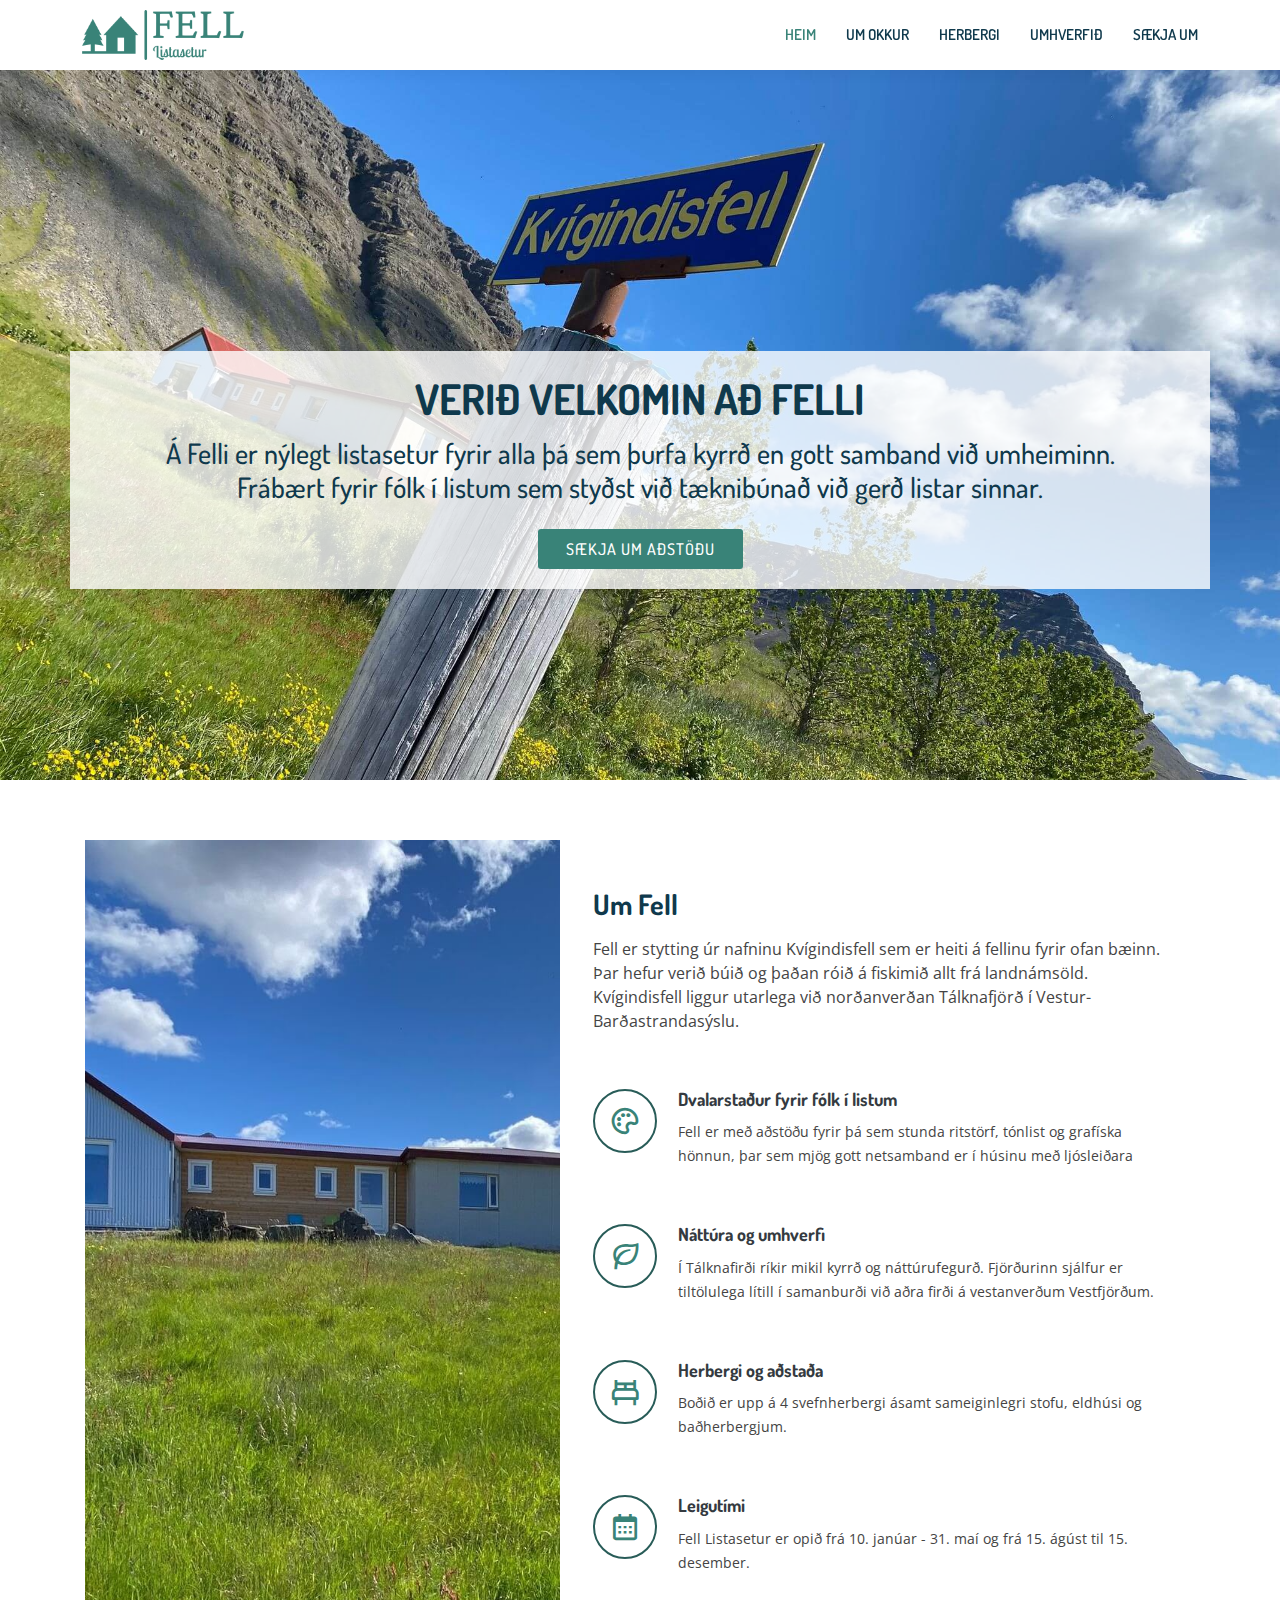
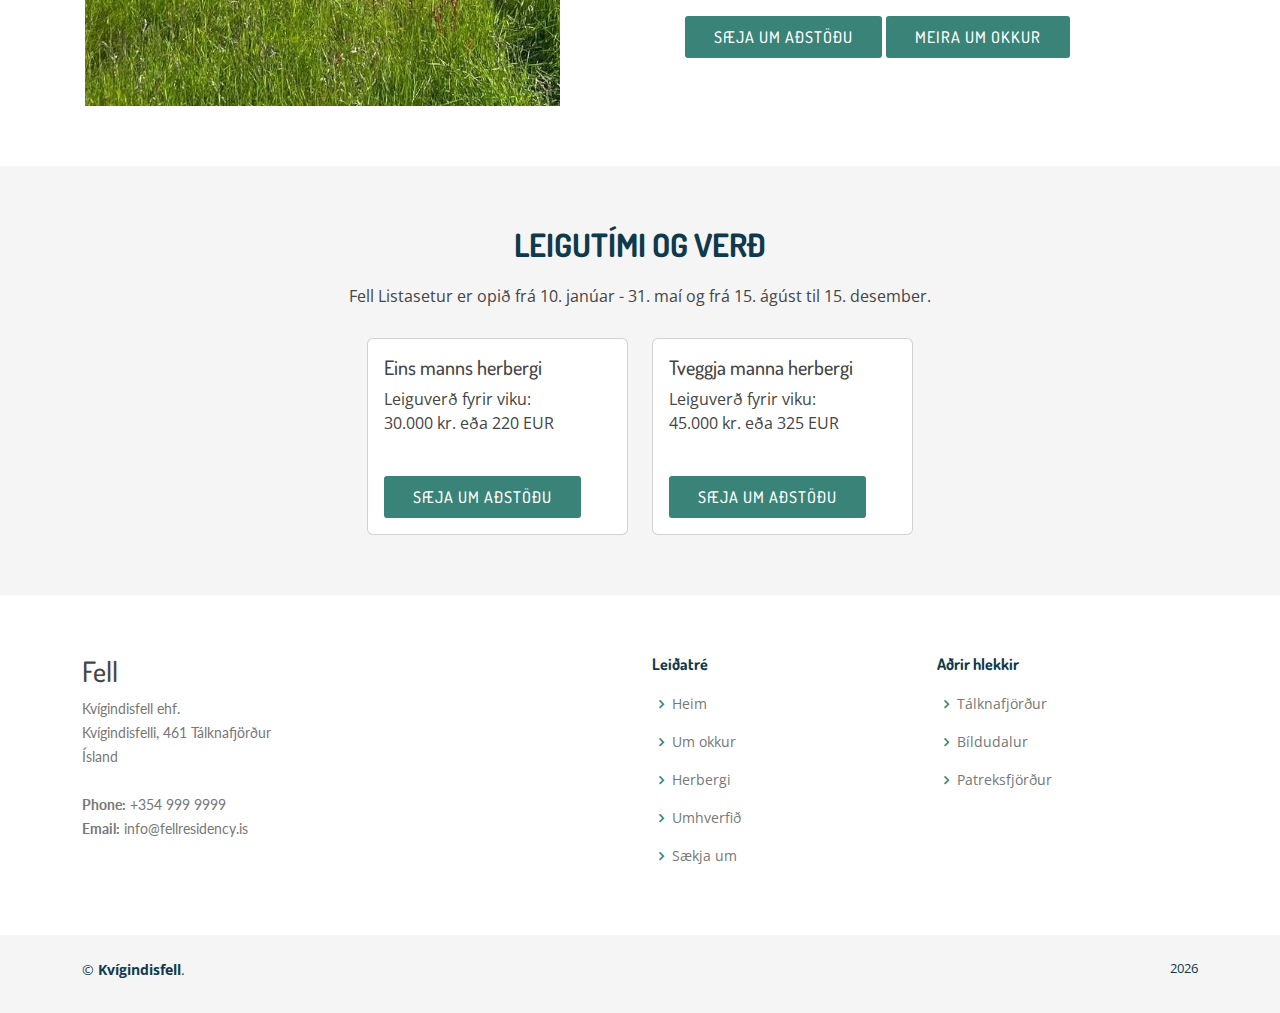
<file: index.html>
<!DOCTYPE html>
<html lang="is">

<head>
  <meta charset="utf-8">
  <meta content="width=device-width, initial-scale=1.0" name="viewport">

  <title>Fell</title>
  <meta content="" name="description">
  <meta content="" name="keywords">

  <!-- Favicons -->
  <link href="assets/img/favicon.png" rel="icon">
  <link href="assets/img/apple-touch-icon.png" rel="apple-touch-icon">

  <!-- Google Fonts -->
  <link href="https://fonts.googleapis.com/css?family=Open+Sans:300,300i,400,400i,600,600i,700,700i|Dosis:300,400,500,,600,700,700i|Lato:300,300i,400,400i,700,700i" rel="stylesheet">

  <!-- Vendor CSS Files -->
  <link href="assets/vendor/bootstrap/css/bootstrap.min.css" rel="stylesheet">
  <link href="assets/vendor/bootstrap-icons/bootstrap-icons.css" rel="stylesheet">
  <link href="assets/vendor/boxicons/css/boxicons.min.css" rel="stylesheet">
  <link href="assets/vendor/glightbox/css/glightbox.min.css" rel="stylesheet">
  <link href="assets/vendor/swiper/swiper-bundle.min.css" rel="stylesheet">

  <!-- Template Main CSS File -->
  <link href="assets/css/style.css" rel="stylesheet">

  <!-- =======================================================
  * Template Name: Butterfly - v4.9.1
  * Template URL: https://bootstrapmade.com/butterfly-free-bootstrap-theme/
  * Author: BootstrapMade.com
  * License: https://bootstrapmade.com/license/
  ======================================================== -->
</head>

<body>

  <!-- ======= Header ======= -->
  <header id="header" class="fixed-top">
    <div class="container d-flex align-items-center justify-content-between">

      <a href="index.html" class="logo"><img src="assets/img/logo-no-background.png" alt="" class="img-fluid"></a>
      <!-- Uncomment below if you prefer to use text as a logo -->
      <!-- <h1 class="logo"><a href="index.html">Butterfly</a></h1> -->

      <nav id="navbar" class="navbar">
        <ul>
          <li><a class="nav-link scrollto active" href="./index.html">Heim</a></li>
          <li><a class="nav-link scrollto" href="./about-us.html">Um okkur</a></li>
          <li><a class="nav-link scrollto" href="./rooms.html">Herbergi</a></li>
          <li><a class="nav-link scrollto" href="./location.html">Umhverfið</a></li>
          <li><a class="nav-link scrollto" href="./book.html">Sækja um</a></li>
          <!-- <li><a class="nav-link scrollto" href="#team">Team</a></li>
          <li class="dropdown"><a href="#"><span>Drop Down</span> <i class="bi bi-chevron-down"></i></a>
            <ul>
              <li><a href="#">Drop Down 1</a></li>
              <li class="dropdown"><a href="#"><span>Deep Drop Down</span> <i class="bi bi-chevron-right"></i></a>
                <ul>
                  <li><a href="#">Deep Drop Down 1</a></li>
                  <li><a href="#">Deep Drop Down 2</a></li>
                  <li><a href="#">Deep Drop Down 3</a></li>
                  <li><a href="#">Deep Drop Down 4</a></li>
                  <li><a href="#">Deep Drop Down 5</a></li>
                </ul>
              </li>
              <li><a href="#">Drop Down 2</a></li>
              <li><a href="#">Drop Down 3</a></li>
              <li><a href="#">Drop Down 4</a></li>
            </ul>
          </li>
          <li><a class="nav-link scrollto" href="#contact">Contact</a></li> -->
        </ul>
        <i class="bi bi-list mobile-nav-toggle"></i>
      </nav><!-- .navbar -->

    </div>
  </header><!-- End Header -->

  <!-- ======= Hero Section ======= -->
  <section id="hero" class="d-flex align-items-center">

    <div class="container">
      <div class="row">
        <div class="col-lg-12 pt-4 pt-lg-0 order-2 order-lg-1 d-flex flex-column justify-content-center">
          <h1>Verið velkomin að Felli</h1>
          <h2>Á Felli er nýlegt listasetur fyrir alla þá sem þurfa kyrrð en gott samband við umheiminn. <br>Frábært fyrir fólk í listum sem styðst við tæknibúnað við gerð listar sinnar.</h2>
          <div class="text-center">
            <a href="./book.html" class="btn-get-started scrollto">Sækja um aðstöðu</a>
          </div>
        </div>
      </div>
    </div>

  </section><!-- End Hero -->

  <main id="main">

    <!-- ======= About Section ======= -->
    <section id="about" class="about">
      <div class="container">

        <div class="row">
          <div class="col-xl-5 col-lg-6 d-flex justify-content-center video-box align-items-stretch position-relative">
            <!-- <a href="https://www.youtube.com/watch?v=jDDaplaOz7Q" class="glightbox play-btn mb-4"></a> -->
          </div>

          <div class="col-xl-7 col-lg-6 icon-boxes d-flex flex-column align-items-stretch justify-content-center py-5 px-lg-5">
            <h3>Um Fell</h3>
            <p>Fell er stytting úr nafninu Kvígindisfell sem er heiti á fellinu fyrir ofan bæinn. Þar hefur verið
              búið og þaðan róið á fiskimið allt frá landnámsöld. Kvígindisfell liggur utarlega við
              norðanverðan Tálknafjörð í Vestur-Barðastrandasýslu.</p>

              <div class="icon-box">
                <div class="icon"><i class="bx bx-palette"></i></div>
                <h4 class="title"><a href="./about-us.html">Dvalarstaður fyrir fólk í listum</a></h4>
                <p class="description">Fell er með aðstöðu fyrir þá sem stunda ritstörf, tónlist og grafíska hönnun, þar sem mjög gott netsamband er í húsinu með ljósleiðara</p>
              </div>

            <div class="icon-box">
              <div class="icon"><i class="bx bx-leaf"></i></div>
              <h4 class="title"><a href="./location.html">Náttúra og umhverfi</a></h4>
              <p class="description">Í Tálknafirði ríkir mikil kyrrð og náttúrufegurð. Fjörðurinn sjálfur er tiltölulega lítill í
                samanburði við aðra firði á vestanverðum Vestfjörðum. </p>
            </div>

            <div class="icon-box">
              <div class="icon"><i class="bx bx-bed"></i></div>
              <h4 class="title"><a href="./rooms.html">Herbergi og aðstaða</a></h4>
              <p class="description">Boðið er upp á 4 svefnherbergi ásamt sameiginlegri stofu, eldhúsi og baðherbergjum.</p>
            </div>

            <div class="icon-box">
              <div class="icon"><i class="bx bx-calendar"></i></div>
              <h4 class="title"><a href="./book.html">Leigutími</a></h4>
              <p class="description">Fell Listasetur er opið frá 10. janúar - 31. maí og frá 15. ágúst til 15. desember.</p>
            </div>

            <div class="text-center">
              <a href="./book.html" class="btn btn-get-started scrollto">Sæja um aðstöðu</a>
              <a href="./about-us.html" class="btn btn-get-started scrollto">Meira um okkur</a>
            </div>

          </div>
        </div>

      </div>
    </section><!-- End About Section -->

   

    <section id="services" class="services section-bg">
      <div class="container">

        <div class="section-title">
          <h2>Leigutími og verð</h2>
          <p>Fell Listasetur er opið frá 10. janúar - 31. maí og frá 15. ágúst til 15. desember.</p>
        </div>

        <div class="row justify-content-center">
          <div class="col-lg-6">
            <div class="row">
              <div class="col-sm-6">
                <div class="card">
                  <div class="card-body">
                    <h5 class="card-title">Eins manns herbergi</h5>
                    <p class="card-text">Leiguverð fyrir viku:<br/>30.000 kr. eða 220 EUR</p>
                    <a href="./book.html" class="btn btn-get-started scrollto">Sæja um aðstöðu</a>
                  </div>
                </div>
              </div>
              <div class="col-sm-6">
                <div class="card">
                  <div class="card-body">
                    <h5 class="card-title">Tveggja manna herbergi</h5>
                    <p class="card-text">Leiguverð fyrir viku:<br/>45.000 kr. eða 325 EUR</p>
                    <a href="./book.html" class="btn btn-get-started scrollto">Sæja um aðstöðu</a>
                  </div>
                </div>
              </div>
            </div>
          </div>
        </div>
      </div>
    </section>

    <!-- ======= Contact Section ======= -->
    <!-- <section id="contact" class="contact">
      <div class="container">

        <div class="section-title">
          <h2>Hafa samband - Geyma</h2>
          <p>Magnam dolores commodi suscipit. Necessitatibus eius consequatur ex aliquid fuga eum quidem. Sit sint consectetur velit. Quisquam quos quisquam cupiditate. Et nemo qui impedit suscipit alias ea. Quia fugiat sit in iste officiis commodi quidem hic quas.</p>
        </div>

        <div>
          <iframe style="border:0; width: 100%; height: 270px;" src="https://maps.google.com/maps?q=65.66861474127224,%20-23.95522459984196&t=&z=13&ie=UTF8&iwloc=&output=embed" frameborder="0" allowfullscreen></iframe>
        </div>

        <div class="row mt-5">

          <div class="col-lg-4">
            <div class="info">
              <div class="address">
                <i class="bi bi-geo-alt"></i>
                <h4>Finndu:</h4>
                <p>Kvígindisfelli, 461 Tálknafjörður</p>
              </div>

              <div class="email">
                <i class="bi bi-envelope"></i>
                <h4>Sendu:</h4>
                <p>info@fellresidency.is</p>
              </div>

              <div class="phone">
                <i class="bi bi-phone"></i>
                <h4>Hringdu:</h4>
                <p>+354 999 9999</p>
              </div>

            </div>

          </div>

          <div class="col-lg-8 mt-5 mt-lg-0">

            <form action="forms/contact.php" method="post" role="form" class="php-email-form">
              <div class="row">
                <div class="col-md-6 form-group">
                  <input type="text" name="name" class="form-control" id="name" placeholder="Your Name" required>
                </div>
                <div class="col-md-6 form-group mt-3 mt-md-0">
                  <input type="email" class="form-control" name="email" id="email" placeholder="Your Email" required>
                </div>
              </div>
              <div class="form-group mt-3">
                <input type="text" class="form-control" name="subject" id="subject" placeholder="Subject" required>
              </div>
              <div class="form-group mt-3">
                <textarea class="form-control" name="message" rows="5" placeholder="Message" required></textarea>
              </div>
              <div class="my-3">
                <div class="loading">Loading</div>
                <div class="error-message"></div>
                <div class="sent-message">Your message has been sent. Thank you!</div>
              </div>
              <div class="text-center"><button type="submit">Send Message</button></div>
            </form>

          </div>

        </div>

      </div>
    </section>End Contact Section -->

  </main><!-- End #main -->

  <!-- ======= Footer ======= -->
  <footer id="footer">

    <div class="footer-top">
      <div class="container">
        <div class="row">

          <div class="col-lg-6 col-md-6 footer-contact">
            <h3>Fell</h3>
            <p>
              Kvígindisfell ehf. <br>
              Kvígindisfelli, 461 Tálknafjörður<br>
              Ísland<br><br>
              <strong>Phone:</strong> +354 999 9999<br>
              <strong>Email:</strong> info@fellresidency.is<br>
            </p>
          </div>

          <div class="col-lg-3 col-md-3 footer-links">
            <h4>Leiðatré</h4>
            <ul>
              <li><i class="bx bx-chevron-right"></i> <a href="./index.html">Heim</a></li>
              <li><i class="bx bx-chevron-right"></i> <a href="./about-us.html">Um okkur</a></li>
              <li><i class="bx bx-chevron-right"></i> <a href="./rooms.html">Herbergi</a></li>
              <li><i class="bx bx-chevron-right"></i> <a href="./location.html">Umhverfið</a></li>
              <li><i class="bx bx-chevron-right"></i> <a href="./book.html">Sækja um</a></li>
            </ul>
          </div>

          <div class="col-lg-3 col-md-3 footer-links">
            <h4>Aðrir hlekkir</h4>
            <ul>
              <li><i class="bx bx-chevron-right"></i> <a href="https://www.westfjords.is/en/destinations/towns/talknafjordur">Tálknafjörður</a></li>
              <li><i class="bx bx-chevron-right"></i> <a href="https://www.westfjords.is/en/destinations/towns/bildudalur">Bíldudalur</a></li>
              <li><i class="bx bx-chevron-right"></i> <a href="https://www.westfjords.is/en/destinations/towns/patreksfjordur">Patreksfjörður</a></li>
            </ul>
          </div>

        </div>
      </div>
    </div>

    <div class="container py-4">
      <div class="copyright">
        &copy;  <strong><span>Kvígindisfell</span></strong>.
      </div>
      <div class="credits">
        <script>document.write(new Date().getFullYear())</script></a>
      </div>
    </div>
  </footer><!-- End Footer -->

  <a href="#" class="back-to-top d-flex align-items-center justify-content-center"><i class="bi bi-arrow-up-short"></i></a>

  <!-- Vendor JS Files -->
  <script src="assets/vendor/purecounter/purecounter_vanilla.js"></script>
  <script src="assets/vendor/bootstrap/js/bootstrap.bundle.min.js"></script>
  <script src="assets/vendor/glightbox/js/glightbox.min.js"></script>
  <script src="assets/vendor/isotope-layout/isotope.pkgd.min.js"></script>
  <script src="assets/vendor/swiper/swiper-bundle.min.js"></script>
  <script src="assets/vendor/php-email-form/validate.js"></script>

  <!-- Template Main JS File -->
  <script src="assets/js/main.js"></script>

</body>

</html>
</file>
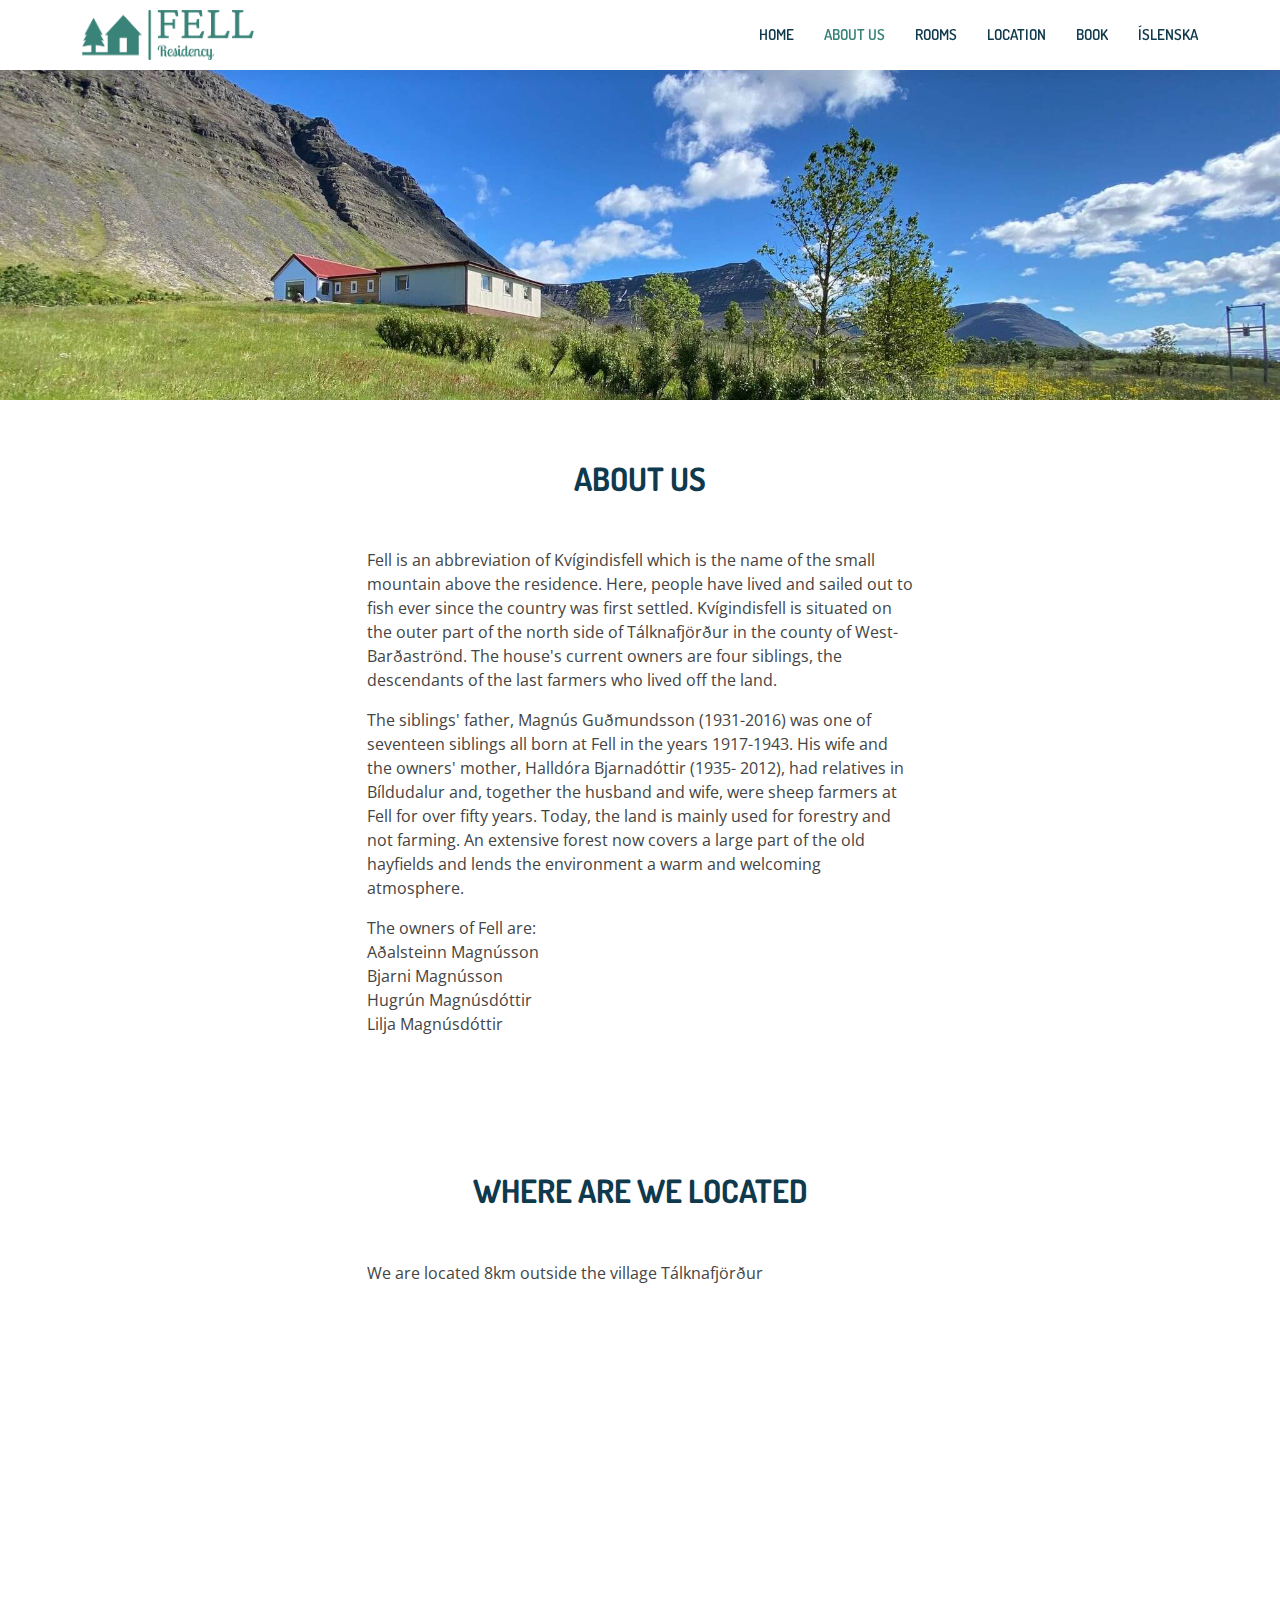
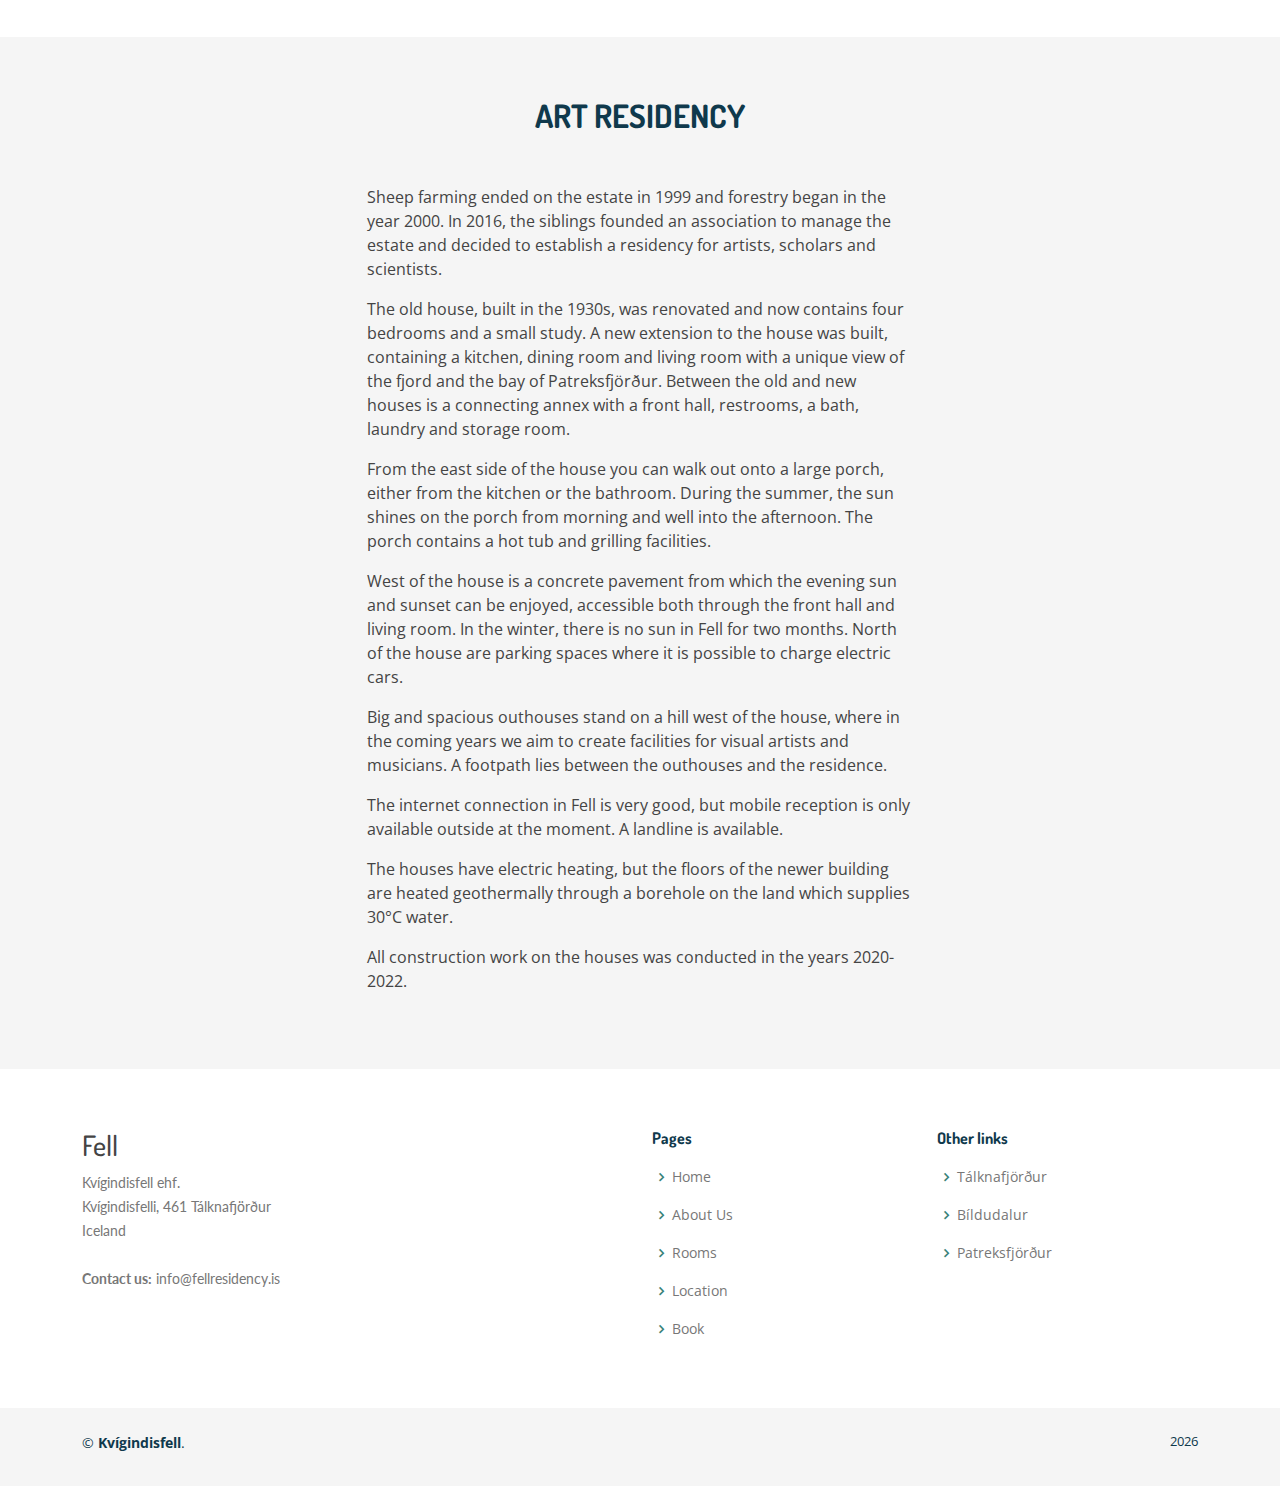
<file: about-us-en.html>
<!DOCTYPE html>
<html lang="en">

<head>
  <meta charset="utf-8">
  <meta content="width=device-width, initial-scale=1.0" name="viewport">

  <title>Fell - Um okkur</title>
  <meta content="" name="description">
  <meta content="" name="keywords">

  <!-- Favicons -->
  <link href="assets/img/favicon.png" rel="icon">
  <link href="assets/img/apple-touch-icon.png" rel="apple-touch-icon">

  <!-- Google Fonts -->
  <link href="https://fonts.googleapis.com/css?family=Open+Sans:300,300i,400,400i,600,600i,700,700i|Dosis:300,400,500,,600,700,700i|Lato:300,300i,400,400i,700,700i" rel="stylesheet">

  <!-- Vendor CSS Files -->
  <link href="assets/vendor/bootstrap/css/bootstrap.min.css" rel="stylesheet">
  <link href="assets/vendor/bootstrap-icons/bootstrap-icons.css" rel="stylesheet">
  <link href="assets/vendor/boxicons/css/boxicons.min.css" rel="stylesheet">
  <link href="assets/vendor/glightbox/css/glightbox.min.css" rel="stylesheet">
  <link href="assets/vendor/swiper/swiper-bundle.min.css" rel="stylesheet">

  <!-- Template Main CSS File -->
  <link href="assets/css/style.css" rel="stylesheet">

</head>

<body>

  <!-- ======= Header ======= -->
  <header id="header" class="fixed-top">
    <div class="container d-flex align-items-center justify-content-between">

      <a href="index.html" class="logo"><img src="assets/img/logo-no-background-en.png" alt="" class="img-fluid"></a>

      <nav id="navbar" class="navbar">
        <ul>
          <li><a class="nav-link scrollto" href="./index-en.html">Home</a></li>
          <li><a class="nav-link scrollto active" href="./about-us-en.html">About Us</a></li>
          <li><a class="nav-link scrollto" href="./rooms-en.html">Rooms</a></li>
          <li><a class="nav-link scrollto" href="./location-en.html">Location</a></li>
          <li><a class="nav-link scrollto" href="./book-en.html">Book</a></li>
          <li><a class="nav-link scrollto" href="./index.html">Íslenska</a></li>
        </ul>
        <i class="bi bi-list mobile-nav-toggle"></i>
      </nav><!-- .navbar -->

    </div>
  </header><!-- End Header -->


  <main id="main">

    <section id="top-about" class="top-about">
      <div class="container">

      </div>
    </section>

    <section id="about-us" class="about-us">
      <div class="container">

        <div class="section-title">
          <h2>About us</h2>
        </div>

        <div class="row justify-content-center">
          <div class="col-lg-6">
            <p>Fell is an abbreviation of Kvígindisfell which is the name of the small mountain above the
              residence. Here, people have lived and sailed out to fish ever since the country was first settled.
              Kvígindisfell is situated on the outer part of the north side of Tálknafjörður in the county of
              West-Barðaströnd. The house's current owners are four siblings, the descendants of the last
              farmers who lived off the land.</p>
            <p>The siblings' father, Magnús Guðmundsson (1931-2016) was one of seventeen siblings all born
              at Fell in the years 1917-1943. His wife and the owners' mother, Halldóra Bjarnadóttir (1935-
              2012), had relatives in Bíldudalur and, together the husband and wife, were sheep farmers at Fell
              for over fifty years. Today, the land is mainly used for forestry and not farming. An extensive
              forest now covers a large part of the old hayfields and lends the environment a warm and
              welcoming atmosphere.</p>
              <p>The owners of Fell are:
              <br/>Aðalsteinn Magnússon
              <br/>Bjarni Magnússon
              <br/>Hugrún Magnúsdóttir
              <br/>Lilja Magnúsdóttir</p>
          </div>
        </div>
      </div>
    </section>

    <!-- ======= Contact Section ======= -->
    <section id="contact" class="contact">
      <div class="container">

        <div class="section-title">
          <h2>Where are we located</h2>
        </div>
        <div class="row justify-content-center">
          <div class="col-lg-6">
            <p>We are located 8km outside the village Tálknafjörður</p>
          </div>
        </div>
        <div class="row justify-content-center">
          <div class="col-lg-6">
            <iframe style="border:0; width: 100%; height: 270px;" src="https://maps.google.com/maps?q=65.66861474127224,%20-23.95522459984196&t=&z=10&ie=UTF8&iwloc=&output=embed" frameborder="0" allowfullscreen></iframe>
          </div>
        </div>

      </div>
    </section><!-- End Contact Section -->

    <section id="artplace" class="artplace section-bg">
      <div class="container">

        <div class="section-title">
          <h2>Art Residency</h2>
        </div>

        <div class="row justify-content-center">
          <div class="col-lg-6">
            <p>Sheep farming ended on the estate in 1999 and forestry began in the year 2000. In 2016, the
              siblings founded an association to manage the estate and decided to establish a residency for
              artists, scholars and scientists.</p>
            <p>The old house, built in the 1930s, was renovated and now contains four bedrooms and a small
              study. A new extension to the house was built, containing a kitchen, dining room and living
              room with a unique view of the fjord and the bay of Patreksfjörður. Between the old and new
              houses is a connecting annex with a front hall, restrooms, a bath, laundry and storage room.</p>
            <p>From the east side of the house you can walk out onto a large porch, either from the kitchen or
              the bathroom. During the summer, the sun shines on the porch from morning and well into the
              afternoon. The porch contains a hot tub and grilling facilities.</p>
            <p>West of the house is a concrete pavement from which the evening sun and sunset can be enjoyed,
              accessible both through the front hall and living room. In the winter, there is no sun in Fell for
              two months. North of the house are parking spaces where it is possible to charge electric cars.</p>
            <p>Big and spacious outhouses stand on a hill west of the house, where in the coming years we aim
              to create facilities for visual artists and musicians. A footpath lies between the outhouses and the
              residence.</p>
            <p>The internet connection in Fell is very good, but mobile reception is only available outside at the
              moment. A landline is available.</p>
            <p>The houses have electric heating, but the floors of the newer building are heated geothermally
              through a borehole on the land which supplies 30°C water.</p>
            <p>All construction work on the houses was conducted in the years 2020-2022.</p>
          </div>
        </div>
      </div>
    </section>

  </main><!-- End #main -->

  <!-- ======= Footer ======= -->
  <footer id="footer">

    <div class="footer-top">
      <div class="container">
        <div class="row">

          <div class="col-lg-6 col-md-6 footer-contact">
            <h3>Fell</h3>
            <p>
              Kvígindisfell ehf. <br>
              Kvígindisfelli, 461 Tálknafjörður<br>
              Iceland<br><br>
              <strong>Contact us:</strong> &#105;&#110;&#102;&#111;&#064;&#102;&#101;&#108;&#108;&#114;&#101;&#115;&#105;&#100;&#101;&#110;&#099;&#121;&#046;&#105;&#115;<br>
            </p>
          </div>

          <div class="col-lg-3 col-md-3 footer-links">
            <h4>Pages</h4>
            <ul>
              <li><i class="bx bx-chevron-right"></i> <a href="./index-en.html">Home</a></li>
              <li><i class="bx bx-chevron-right"></i> <a href="./about-us-en.html">About Us</a></li>
              <li><i class="bx bx-chevron-right"></i> <a href="./rooms-en.html">Rooms</a></li>
              <li><i class="bx bx-chevron-right"></i> <a href="./location-en.html">Location</a></li>
              <li><i class="bx bx-chevron-right"></i> <a href="./book-en.html">Book</a></li>
            </ul>
          </div>

          <div class="col-lg-3 col-md-3 footer-links">
            <h4>Other links</h4>
            <ul>
              <li><i class="bx bx-chevron-right"></i> <a href="https://www.westfjords.is/en/destinations/towns/talknafjordur">Tálknafjörður</a></li>
              <li><i class="bx bx-chevron-right"></i> <a href="https://www.westfjords.is/en/destinations/towns/bildudalur">Bíldudalur</a></li>
              <li><i class="bx bx-chevron-right"></i> <a href="https://www.westfjords.is/en/destinations/towns/patreksfjordur">Patreksfjörður</a></li>
            </ul>
          </div>

        </div>
      </div>
    </div>

    <div class="container py-4">
      <div class="copyright">
        &copy;  <strong><span>Kvígindisfell</span></strong>.
      </div>
      <div class="credits">
        <script>document.write(new Date().getFullYear())</script></a>
      </div>
    </div>
  </footer><!-- End Footer -->

  <a href="#" class="back-to-top d-flex align-items-center justify-content-center"><i class="bi bi-arrow-up-short"></i></a>

  <!-- Vendor JS Files -->
  <script src="assets/vendor/purecounter/purecounter_vanilla.js"></script>
  <script src="assets/vendor/bootstrap/js/bootstrap.bundle.min.js"></script>
  <script src="assets/vendor/glightbox/js/glightbox.min.js"></script>
  <script src="assets/vendor/isotope-layout/isotope.pkgd.min.js"></script>
  <script src="assets/vendor/swiper/swiper-bundle.min.js"></script>
  <script src="assets/vendor/php-email-form/validate.js"></script>

  <!-- Template Main JS File -->
  <script src="assets/js/main.js"></script>

</body>

</html>
</file>
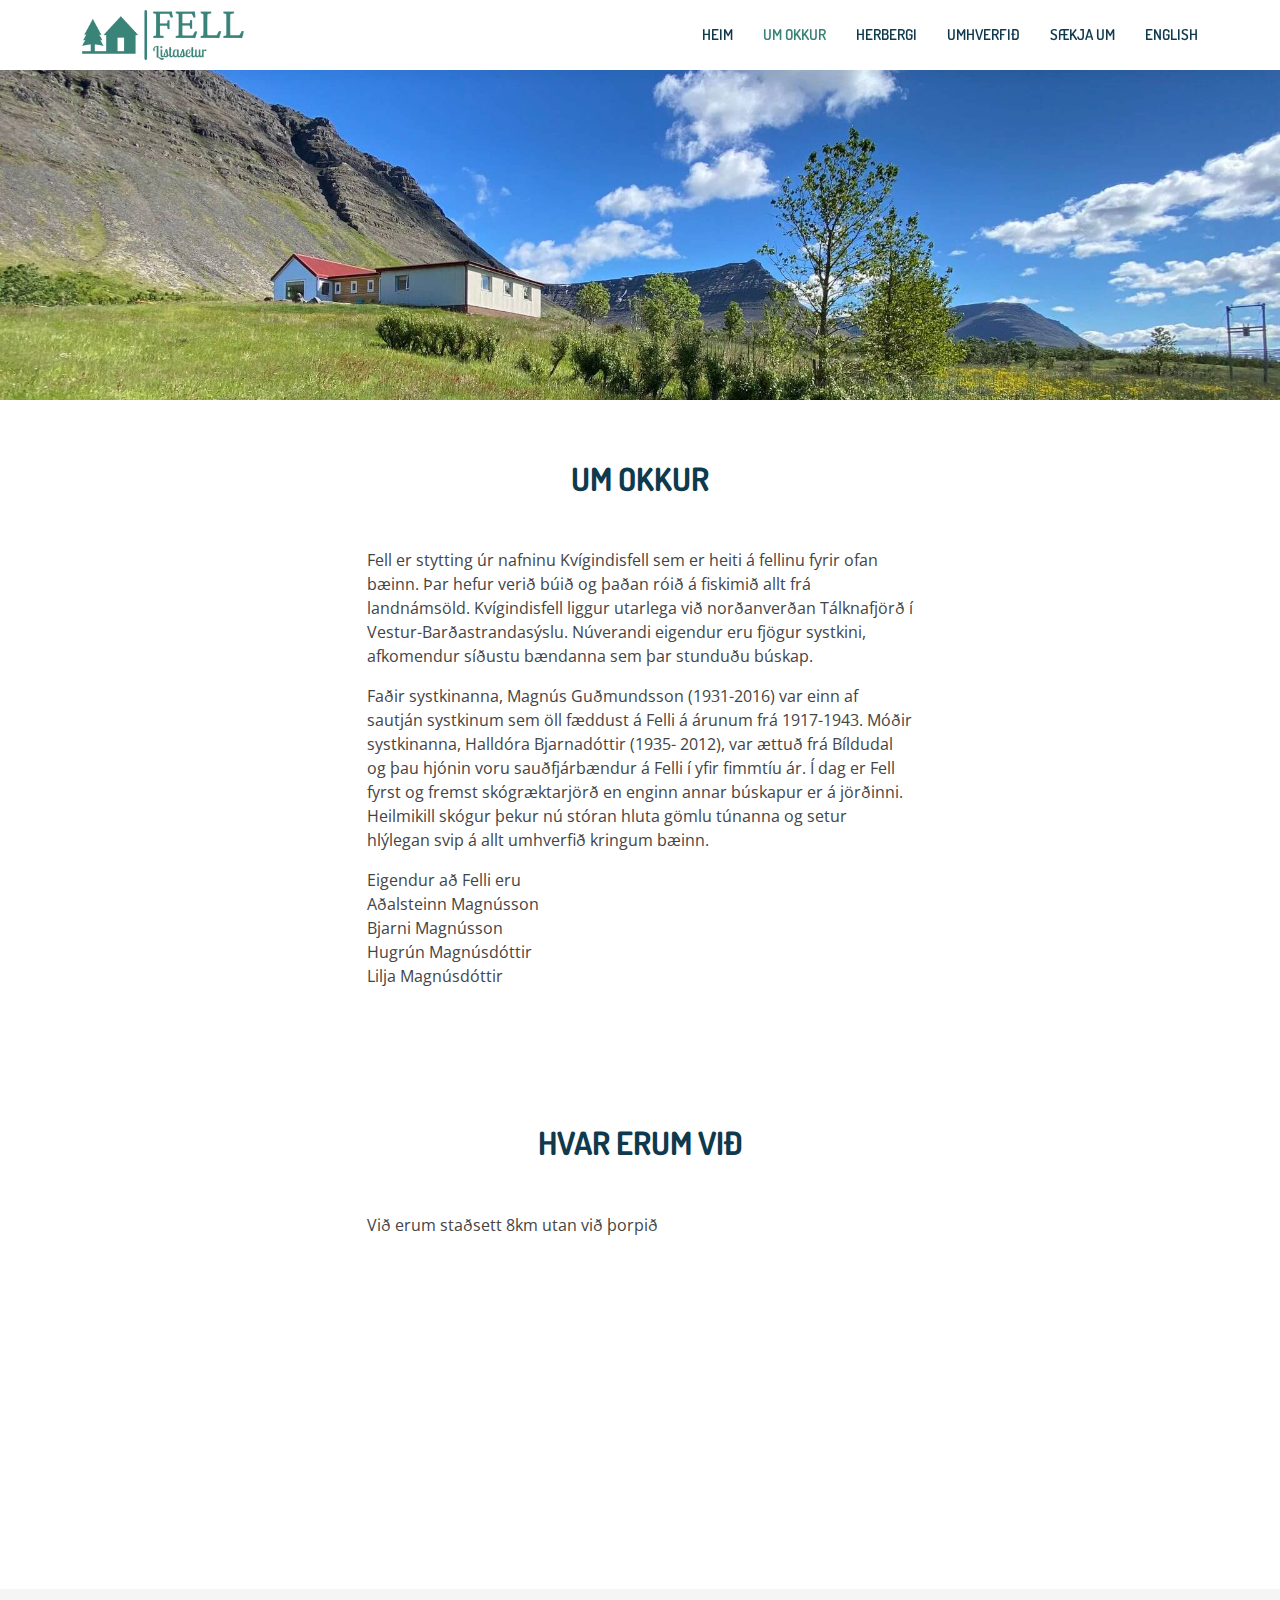
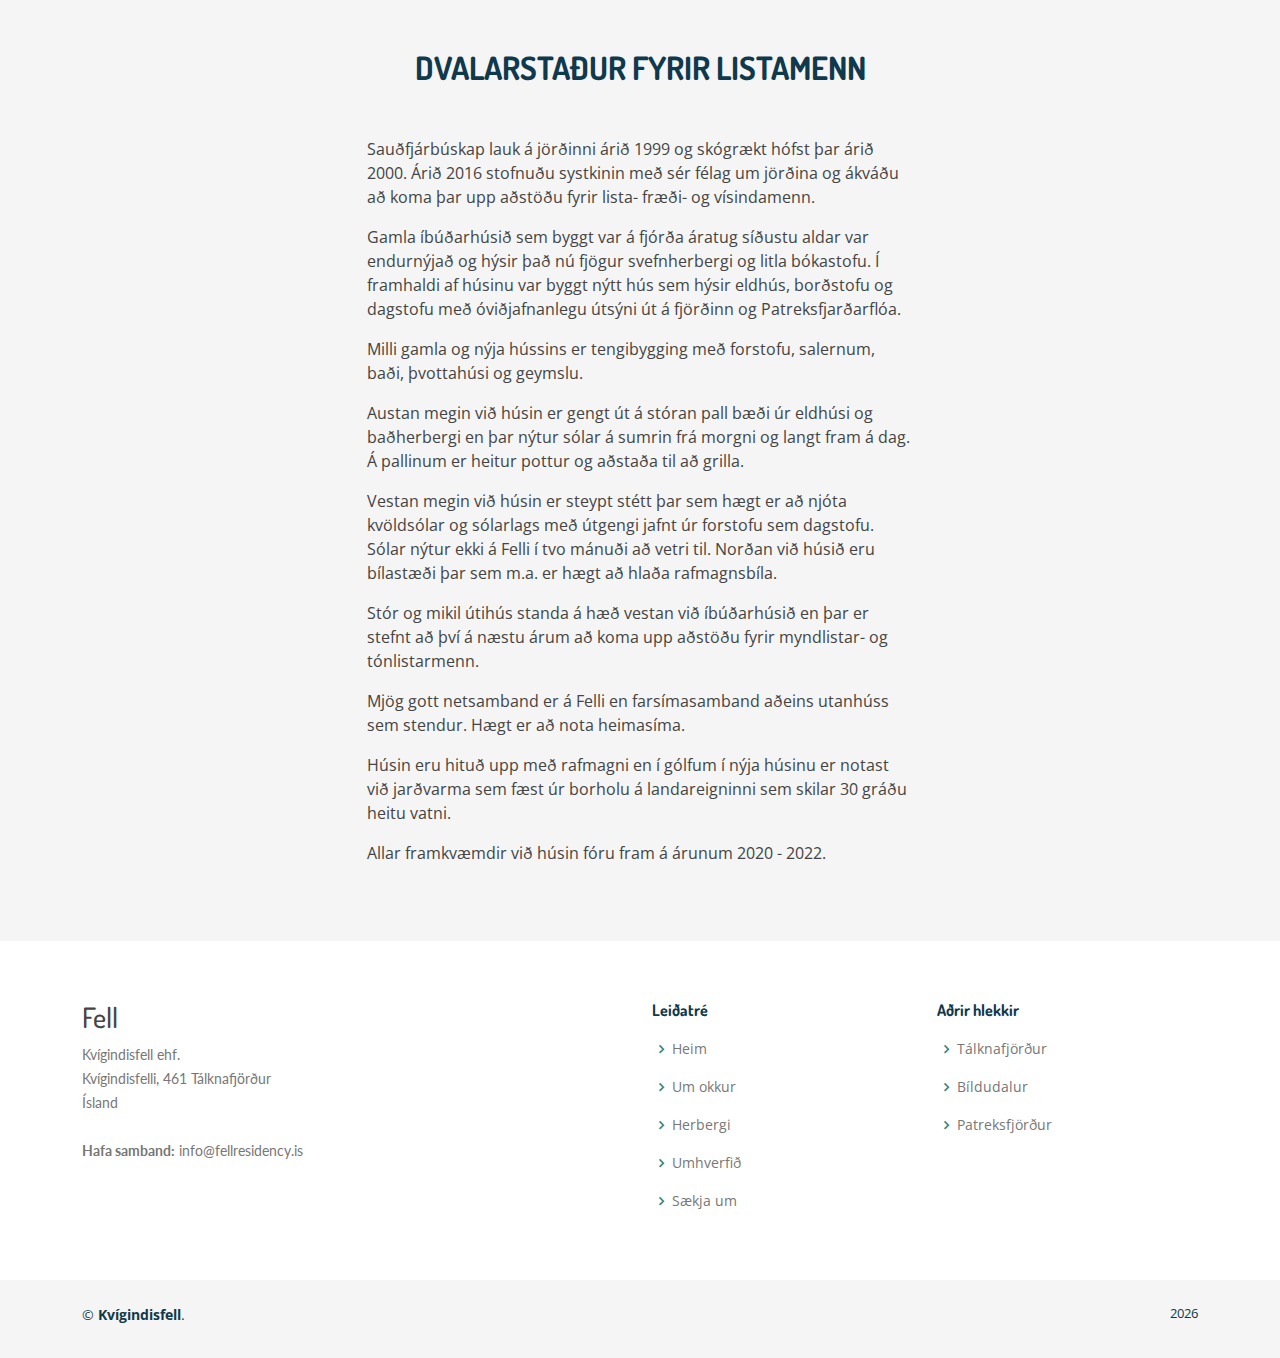
<file: about-us.html>
<!DOCTYPE html>
<html lang="is">

<head>
  <meta charset="utf-8">
  <meta content="width=device-width, initial-scale=1.0" name="viewport">

  <title>Fell - Um okkur</title>
  <meta content="" name="description">
  <meta content="" name="keywords">

  <!-- Favicons -->
  <link href="assets/img/favicon.png" rel="icon">
  <link href="assets/img/apple-touch-icon.png" rel="apple-touch-icon">

  <!-- Google Fonts -->
  <link href="https://fonts.googleapis.com/css?family=Open+Sans:300,300i,400,400i,600,600i,700,700i|Dosis:300,400,500,,600,700,700i|Lato:300,300i,400,400i,700,700i" rel="stylesheet">

  <!-- Vendor CSS Files -->
  <link href="assets/vendor/bootstrap/css/bootstrap.min.css" rel="stylesheet">
  <link href="assets/vendor/bootstrap-icons/bootstrap-icons.css" rel="stylesheet">
  <link href="assets/vendor/boxicons/css/boxicons.min.css" rel="stylesheet">
  <link href="assets/vendor/glightbox/css/glightbox.min.css" rel="stylesheet">
  <link href="assets/vendor/swiper/swiper-bundle.min.css" rel="stylesheet">

  <!-- Template Main CSS File -->
  <link href="assets/css/style.css" rel="stylesheet">

</head>

<body>

  <!-- ======= Header ======= -->
  <header id="header" class="fixed-top">
    <div class="container d-flex align-items-center justify-content-between">

      <a href="index.html" class="logo"><img src="assets/img/logo-no-background.png" alt="" class="img-fluid"></a>

      <nav id="navbar" class="navbar">
        <ul>
          <li><a class="nav-link scrollto" href="./index.html">Heim</a></li>
          <li><a class="nav-link scrollto active" href="./about-us.html">Um okkur</a></li>
          <li><a class="nav-link scrollto" href="./rooms.html">Herbergi</a></li>
          <li><a class="nav-link scrollto " href="./location.html">Umhverfið</a></li>
          <li><a class="nav-link scrollto" href="./book.html">Sækja um</a></li>
          <li><a class="nav-link scrollto" href="./index-en.html">English</a></li>
        </ul>
        <i class="bi bi-list mobile-nav-toggle"></i>
      </nav><!-- .navbar -->

    </div>
  </header><!-- End Header -->


  <main id="main">

    <section id="top-about" class="top-about">
      <div class="container">

      </div>
    </section>

    <section id="about-us" class="about-us">
      <div class="container">

        <div class="section-title">
          <h2>Um okkur</h2>
        </div>

        <div class="row justify-content-center">
          <div class="col-lg-6">
            <p>Fell er stytting úr nafninu Kvígindisfell sem er heiti á fellinu fyrir ofan bæinn. Þar hefur verið
              búið og þaðan róið á fiskimið allt frá landnámsöld. Kvígindisfell liggur utarlega við
              norðanverðan Tálknafjörð í Vestur-Barðastrandasýslu. Núverandi eigendur eru fjögur
              systkini, afkomendur síðustu bændanna sem þar stunduðu búskap.</p>
            <p>Faðir systkinanna, Magnús Guðmundsson (1931-2016) var einn af sautján systkinum sem öll
              fæddust á Felli á árunum frá 1917-1943. Móðir systkinanna, Halldóra Bjarnadóttir (1935-
              2012), var ættuð frá Bíldudal og þau hjónin voru sauðfjárbændur á Felli í yfir fimmtíu ár. Í
              dag er Fell fyrst og fremst skógræktarjörð en enginn annar búskapur er á jörðinni. Heilmikill
              skógur þekur nú stóran hluta gömlu túnanna og setur hlýlegan svip á allt umhverfið kringum
              bæinn.</p>
              <p>Eigendur að Felli eru
              <br/>Aðalsteinn Magnússon
              <br/>Bjarni Magnússon
              <br/>Hugrún Magnúsdóttir
              <br/>Lilja Magnúsdóttir</p>
          </div>
        </div>
      </div>
    </section>

    <!-- ======= Contact Section ======= -->
    <section id="contact" class="contact">
      <div class="container">

        <div class="section-title">
          <h2>Hvar erum við</h2>
        </div>
        <div class="row justify-content-center">
          <div class="col-lg-6">
            <p>Við erum staðsett 8km utan við þorpið</p>
          </div>
        </div>
        <div class="row justify-content-center">
          <div class="col-lg-6">
            <iframe style="border:0; width: 100%; height: 270px;" src="https://maps.google.com/maps?q=65.66861474127224,%20-23.95522459984196&t=&z=10&ie=UTF8&iwloc=&output=embed" frameborder="0" allowfullscreen></iframe>
          </div>
        </div>

      </div>
    </section><!-- End Contact Section -->

    <section id="artplace" class="artplace section-bg">
      <div class="container">

        <div class="section-title">
          <h2>Dvalarstaður fyrir listamenn</h2>
        </div>

        <div class="row justify-content-center">
          <div class="col-lg-6">
            <p>Sauðfjárbúskap lauk á jörðinni árið 1999 og skógrækt hófst þar árið 2000. Árið 2016
              stofnuðu systkinin með sér félag um jörðina og ákváðu að koma þar upp aðstöðu fyrir lista-
              fræði- og vísindamenn.</p>
            <p>Gamla íbúðarhúsið sem byggt var á fjórða áratug síðustu aldar var endurnýjað og hýsir það
              nú fjögur svefnherbergi og litla bókastofu. Í framhaldi af húsinu var byggt nýtt hús sem hýsir
              eldhús, borðstofu og dagstofu með óviðjafnanlegu útsýni út á fjörðinn og Patreksfjarðarflóa.</p>
            <p>Milli gamla og nýja hússins er tengibygging með forstofu, salernum, baði, þvottahúsi og geymslu.</p>
            <p>Austan megin við húsin er gengt út á stóran pall bæði úr eldhúsi og baðherbergi en þar nýtur
              sólar á sumrin frá morgni og langt fram á dag. Á pallinum er heitur pottur og aðstaða til að
              grilla.</p>
            <p>Vestan megin við húsin er steypt stétt þar sem hægt er að njóta kvöldsólar og sólarlags með
              útgengi jafnt úr forstofu sem dagstofu. Sólar nýtur ekki á Felli í tvo mánuði að vetri til.
              Norðan við húsið eru bílastæði þar sem m.a. er hægt að hlaða rafmagnsbíla.</p>
            <p>Stór og mikil útihús standa á hæð vestan við íbúðarhúsið en þar er stefnt að því á næstu
              árum að koma upp aðstöðu fyrir myndlistar- og tónlistarmenn.</p>
            <p>Mjög gott netsamband er á Felli en farsímasamband aðeins utanhúss sem stendur. Hægt er
              að nota heimasíma.</p>
            <p>Húsin eru hituð upp með rafmagni en í gólfum í nýja húsinu er notast við jarðvarma sem
              fæst úr borholu á landareigninni sem skilar 30 gráðu heitu vatni.</p>
            <p>Allar framkvæmdir við húsin fóru fram á árunum 2020 - 2022.</p>
          </div>
        </div>
      </div>
    </section>

  </main><!-- End #main -->

  <!-- ======= Footer ======= -->
  <footer id="footer">

    <div class="footer-top">
      <div class="container">
        <div class="row">

          <div class="col-lg-6 col-md-6 footer-contact">
            <h3>Fell</h3>
            <p>
              Kvígindisfell ehf. <br>
              Kvígindisfelli, 461 Tálknafjörður<br>
              Ísland<br><br>
              <strong>Hafa samband:</strong> &#105;&#110;&#102;&#111;&#064;&#102;&#101;&#108;&#108;&#114;&#101;&#115;&#105;&#100;&#101;&#110;&#099;&#121;&#046;&#105;&#115;<br>
            </p>
          </div>

          <div class="col-lg-3 col-md-3 footer-links">
            <h4>Leiðatré</h4>
            <ul>
              <li><i class="bx bx-chevron-right"></i> <a href="./index.html">Heim</a></li>
              <li><i class="bx bx-chevron-right"></i> <a href="./about-us.html">Um okkur</a></li>
              <li><i class="bx bx-chevron-right"></i> <a href="./rooms.html">Herbergi</a></li>
              <li><i class="bx bx-chevron-right"></i> <a href="./location.html">Umhverfið</a></li>
              <li><i class="bx bx-chevron-right"></i> <a href="./book.html">Sækja um</a></li>
            </ul>
          </div>

          <div class="col-lg-3 col-md-3 footer-links">
            <h4>Aðrir hlekkir</h4>
            <ul>
              <li><i class="bx bx-chevron-right"></i> <a href="https://www.westfjords.is/is/afangastadir/thettbyli/talknafjordur">Tálknafjörður</a></li>
              <li><i class="bx bx-chevron-right"></i> <a href="https://www.westfjords.is/is/afangastadir/thettbyli/bildudalur">Bíldudalur</a></li>
              <li><i class="bx bx-chevron-right"></i> <a href="https://www.westfjords.is/is/afangastadir/thettbyli/patreksfjordur">Patreksfjörður</a></li>
            </ul>
          </div>

        </div>
      </div>
    </div>

    <div class="container py-4">
      <div class="copyright">
        &copy;  <strong><span>Kvígindisfell</span></strong>.
      </div>
      <div class="credits">
        <script>document.write(new Date().getFullYear())</script></a>
      </div>
    </div>
  </footer><!-- End Footer -->

  <a href="#" class="back-to-top d-flex align-items-center justify-content-center"><i class="bi bi-arrow-up-short"></i></a>

  <!-- Vendor JS Files -->
  <script src="assets/vendor/purecounter/purecounter_vanilla.js"></script>
  <script src="assets/vendor/bootstrap/js/bootstrap.bundle.min.js"></script>
  <script src="assets/vendor/glightbox/js/glightbox.min.js"></script>
  <script src="assets/vendor/isotope-layout/isotope.pkgd.min.js"></script>
  <script src="assets/vendor/swiper/swiper-bundle.min.js"></script>
  <script src="assets/vendor/php-email-form/validate.js"></script>

  <!-- Template Main JS File -->
  <script src="assets/js/main.js"></script>

</body>

</html>
</file>
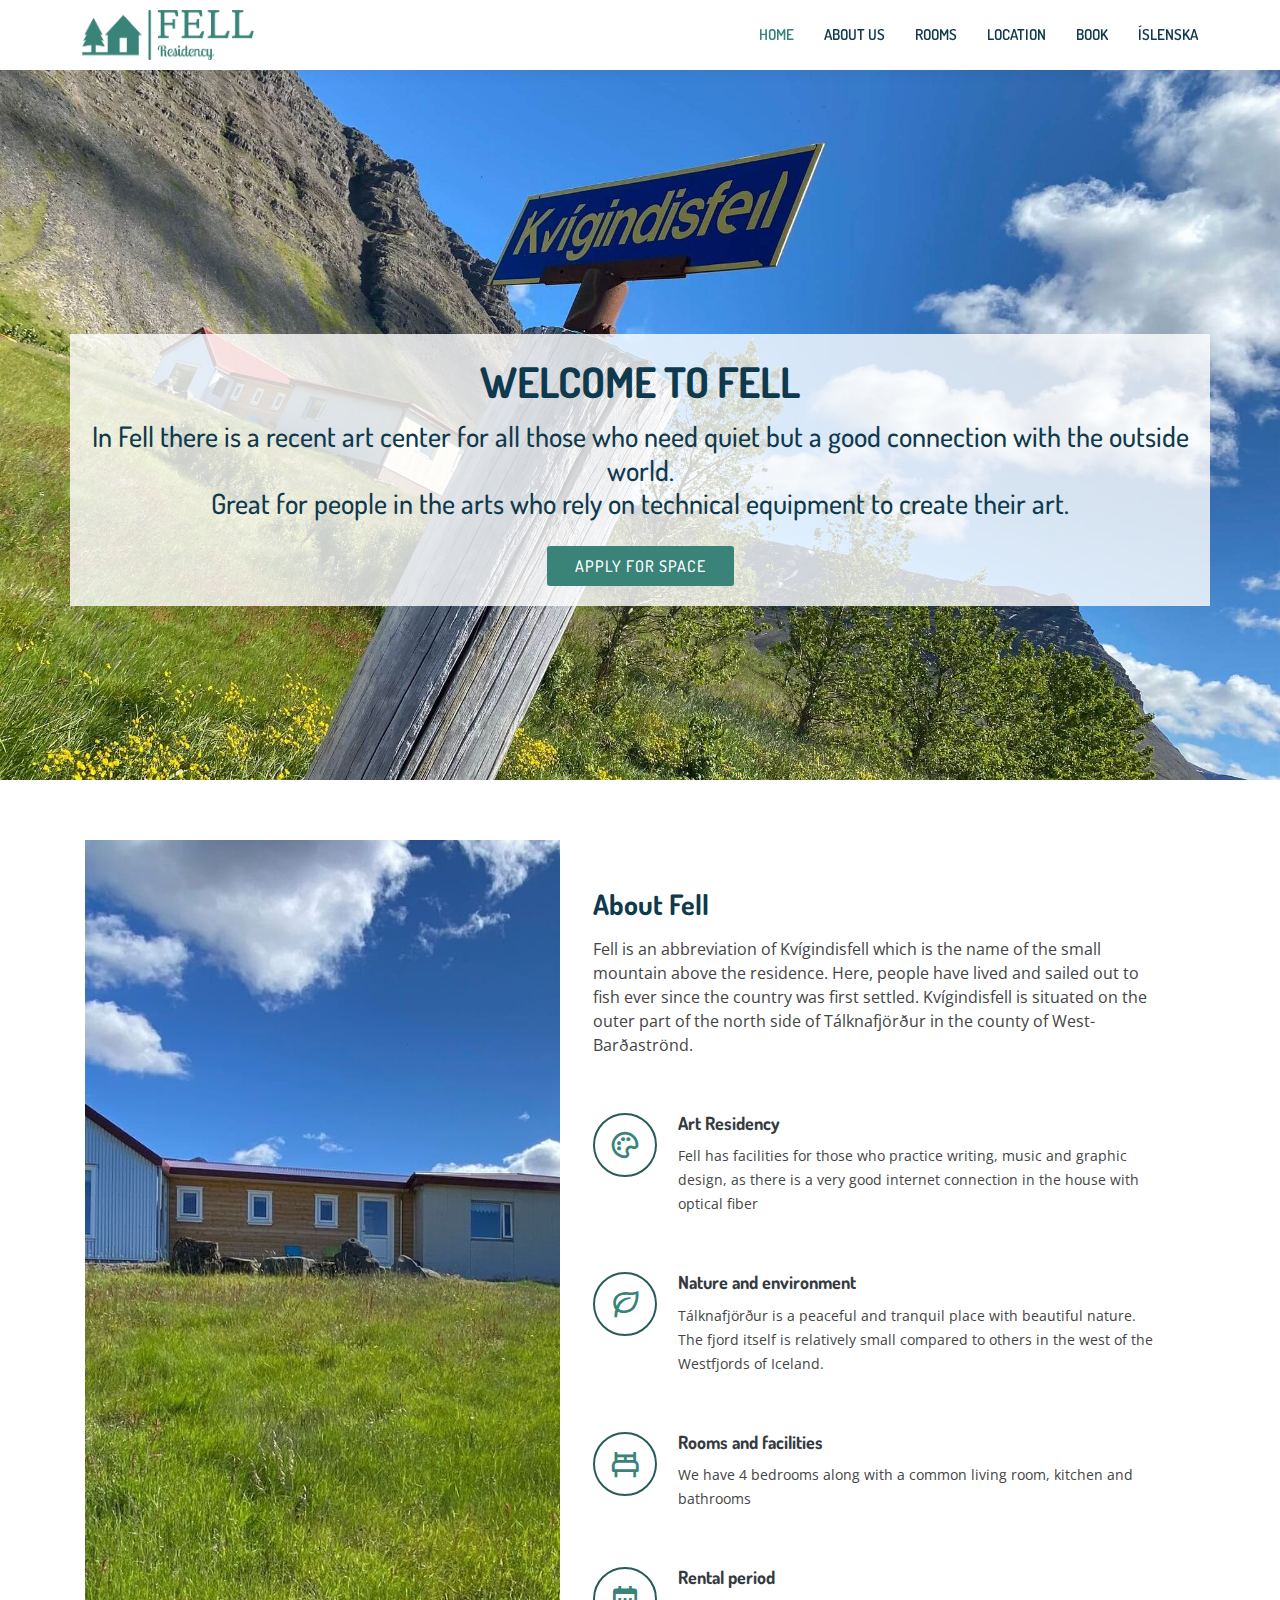
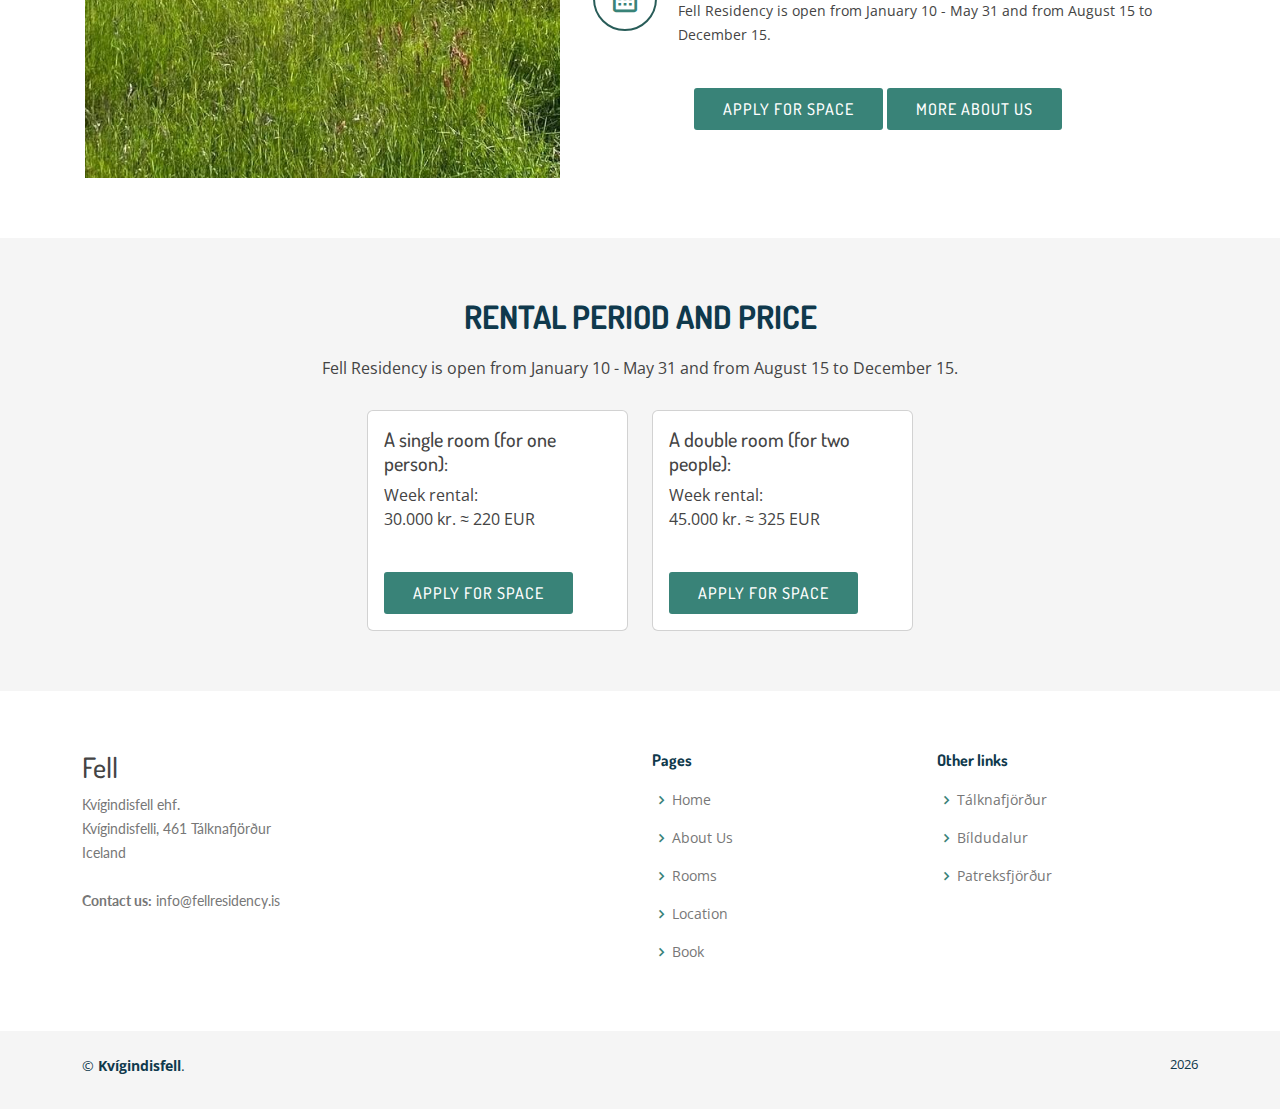
<file: index-en.html>
<!DOCTYPE html>
<html lang="en">

<head>
  <meta charset="utf-8">
  <meta content="width=device-width, initial-scale=1.0" name="viewport">

  <title>Fell</title>
  <meta content="" name="description">
  <meta content="" name="keywords">

  <!-- Favicons -->
  <link href="assets/img/favicon.png" rel="icon">
  <link href="assets/img/apple-touch-icon.png" rel="apple-touch-icon">

  <!-- Google Fonts -->
  <link href="https://fonts.googleapis.com/css?family=Open+Sans:300,300i,400,400i,600,600i,700,700i|Dosis:300,400,500,,600,700,700i|Lato:300,300i,400,400i,700,700i" rel="stylesheet">

  <!-- Vendor CSS Files -->
  <link href="assets/vendor/bootstrap/css/bootstrap.min.css" rel="stylesheet">
  <link href="assets/vendor/bootstrap-icons/bootstrap-icons.css" rel="stylesheet">
  <link href="assets/vendor/boxicons/css/boxicons.min.css" rel="stylesheet">
  <link href="assets/vendor/glightbox/css/glightbox.min.css" rel="stylesheet">
  <link href="assets/vendor/swiper/swiper-bundle.min.css" rel="stylesheet">

  <!-- Template Main CSS File -->
  <link href="assets/css/style.css" rel="stylesheet">

</head>

<body>

  <!-- ======= Header ======= -->
  <header id="header" class="fixed-top">
    <div class="container d-flex align-items-center justify-content-between">

      <a href="index.html" class="logo"><img src="assets/img/logo-no-background-en.png" alt="" class="img-fluid"></a>

      <nav id="navbar" class="navbar">
        <ul>
          <li><a class="nav-link scrollto active" href="./index-en.html">Home</a></li>
          <li><a class="nav-link scrollto" href="./about-us-en.html">About Us</a></li>
          <li><a class="nav-link scrollto" href="./rooms-en.html">Rooms</a></li>
          <li><a class="nav-link scrollto" href="./location-en.html">Location</a></li>
          <li><a class="nav-link scrollto" href="./book-en.html">Book</a></li>
          <li><a class="nav-link scrollto" href="./index.html">Íslenska</a></li>
        </ul>
        <i class="bi bi-list mobile-nav-toggle"></i>
      </nav><!-- .navbar -->

    </div>
  </header><!-- End Header -->

  <!-- ======= Hero Section ======= -->
  <section id="hero" class="d-flex align-items-center">

    <div class="container">
      <div class="row">
        <div class="col-lg-12 pt-4 pt-lg-0 order-2 order-lg-1 d-flex flex-column justify-content-center">
          <h1>Welcome to Fell</h1>
          <h2>In Fell there is a recent art center for all those who need quiet but a good connection with the outside world. <br>Great for people in the arts who rely on technical equipment to create their art.</h2>
          <div class="text-center">
            <a href="./book-en.html" class="btn-get-started scrollto">Apply for space</a>
          </div>
        </div>
      </div>
    </div>

  </section><!-- End Hero -->

  <main id="main">

    <!-- ======= About Section ======= -->
    <section id="about" class="about">
      <div class="container">

        <div class="row">
          <div class="col-xl-5 col-lg-6 d-flex justify-content-center video-box align-items-stretch position-relative">
            <!-- <a href="https://www.youtube.com/watch?v=meh" class="glightbox play-btn mb-4"></a> -->
          </div>

          <div class="col-xl-7 col-lg-6 icon-boxes d-flex flex-column align-items-stretch justify-content-center py-5 px-lg-5">
            <h3>About Fell</h3>
            <p>Fell is an abbreviation of Kvígindisfell which is the name of the small mountain above the
              residence. Here, people have lived and sailed out to fish ever since the country was first settled.
              Kvígindisfell is situated on the outer part of the north side of Tálknafjörður in the county of
              West-Barðaströnd.</p>

              <div class="icon-box">
                <div class="icon"><i class="bx bx-palette"></i></div>
                <h4 class="title"><a href="./about-us-en.html">Art Residency</a></h4>
                <p class="description">Fell has facilities for those who practice writing, music and graphic design, as there is a very good internet connection in the house with optical fiber</p>
              </div>

            <div class="icon-box">
              <div class="icon"><i class="bx bx-leaf"></i></div>
              <h4 class="title"><a href="./location-en.html">Nature and environment</a></h4>
              <p class="description">Tálknafjörður is a peaceful and tranquil place with beautiful nature. The fjord itself is relatively
                small compared to others in the west of the Westfjords of Iceland. </p>
            </div>

            <div class="icon-box">
              <div class="icon"><i class="bx bx-bed"></i></div>
              <h4 class="title"><a href="./rooms-en.html">Rooms and facilities</a></h4>
              <p class="description">We have 4 bedrooms along with a common living room, kitchen and bathrooms</p>
            </div>

            <div class="icon-box">
              <div class="icon"><i class="bx bx-calendar"></i></div>
              <h4 class="title"><a href="./book-en.html">Rental period</a></h4>
              <p class="description">Fell Residency is open from January 10 - May 31 and from August 15 to December 15.</p>
            </div>

            <div class="text-center">
              <a href="./book-en.html" class="btn btn-get-started scrollto">Apply for space</a>
              <a href="./about-us-en.html" class="btn btn-get-started scrollto">More about us</a>
            </div>

          </div>
        </div>

      </div>
    </section><!-- End About Section -->

   

    <section id="services" class="services section-bg">
      <div class="container">

        <div class="section-title">
          <h2>Rental period and price</h2>
          <p>Fell Residency is open from January 10 - May 31 and from August 15 to December 15.</p>
        </div>

        <div class="row justify-content-center">
          <div class="col-lg-6">
            <div class="row">
              <div class="col-sm-6">
                <div class="card">
                  <div class="card-body">
                    <h5 class="card-title">A single room (for one person):</h5>
                    <p class="card-text">Week rental:<br/>30.000 kr. ≈ 220 EUR</p>
                    <a href="./book-en.html" class="btn btn-get-started scrollto">Apply for space</a>
                  </div>
                </div>
              </div>
              <div class="col-sm-6">
                <div class="card">
                  <div class="card-body">
                    <h5 class="card-title">A double room (for two people):</h5>
                    <p class="card-text">Week rental:<br/>45.000 kr. ≈ 325 EUR</p>
                    <a href="./book-en.html" class="btn btn-get-started scrollto">Apply for space</a>
                  </div>
                </div>
              </div>
            </div>
          </div>
        </div>
      </div>
    </section>

  </main><!-- End #main -->

  <!-- ======= Footer ======= -->
  <footer id="footer">

    <div class="footer-top">
      <div class="container">
        <div class="row">

          <div class="col-lg-6 col-md-6 footer-contact">
            <h3>Fell</h3>
            <p>
              Kvígindisfell ehf. <br>
              Kvígindisfelli, 461 Tálknafjörður<br>
              Iceland<br><br>
              <strong>Contact us:</strong> &#105;&#110;&#102;&#111;&#064;&#102;&#101;&#108;&#108;&#114;&#101;&#115;&#105;&#100;&#101;&#110;&#099;&#121;&#046;&#105;&#115;<br>
            </p>
          </div>

          <div class="col-lg-3 col-md-3 footer-links">
            <h4>Pages</h4>
            <ul>
              <li><i class="bx bx-chevron-right"></i> <a href="./index-en.html">Home</a></li>
              <li><i class="bx bx-chevron-right"></i> <a href="./about-us-en.html">About Us</a></li>
              <li><i class="bx bx-chevron-right"></i> <a href="./rooms-en.html">Rooms</a></li>
              <li><i class="bx bx-chevron-right"></i> <a href="./location-en.html">Location</a></li>
              <li><i class="bx bx-chevron-right"></i> <a href="./book-en.html">Book</a></li>
            </ul>
          </div>

          <div class="col-lg-3 col-md-3 footer-links">
            <h4>Other links</h4>
            <ul>
              <li><i class="bx bx-chevron-right"></i> <a href="https://www.westfjords.is/en/destinations/towns/talknafjordur">Tálknafjörður</a></li>
              <li><i class="bx bx-chevron-right"></i> <a href="https://www.westfjords.is/en/destinations/towns/bildudalur">Bíldudalur</a></li>
              <li><i class="bx bx-chevron-right"></i> <a href="https://www.westfjords.is/en/destinations/towns/patreksfjordur">Patreksfjörður</a></li>
            </ul>
          </div>

        </div>
      </div>
    </div>

    <div class="container py-4">
      <div class="copyright">
        &copy;  <strong><span>Kvígindisfell</span></strong>.
      </div>
      <div class="credits">
        <script>document.write(new Date().getFullYear())</script></a>
      </div>
    </div>
  </footer><!-- End Footer -->

  <a href="#" class="back-to-top d-flex align-items-center justify-content-center"><i class="bi bi-arrow-up-short"></i></a>

  <!-- Vendor JS Files -->
  <script src="assets/vendor/purecounter/purecounter_vanilla.js"></script>
  <script src="assets/vendor/bootstrap/js/bootstrap.bundle.min.js"></script>
  <script src="assets/vendor/glightbox/js/glightbox.min.js"></script>
  <script src="assets/vendor/isotope-layout/isotope.pkgd.min.js"></script>
  <script src="assets/vendor/swiper/swiper-bundle.min.js"></script>
  <script src="assets/vendor/php-email-form/validate.js"></script>

  <!-- Template Main JS File -->
  <script src="assets/js/main.js"></script>

</body>

</html>
</file>
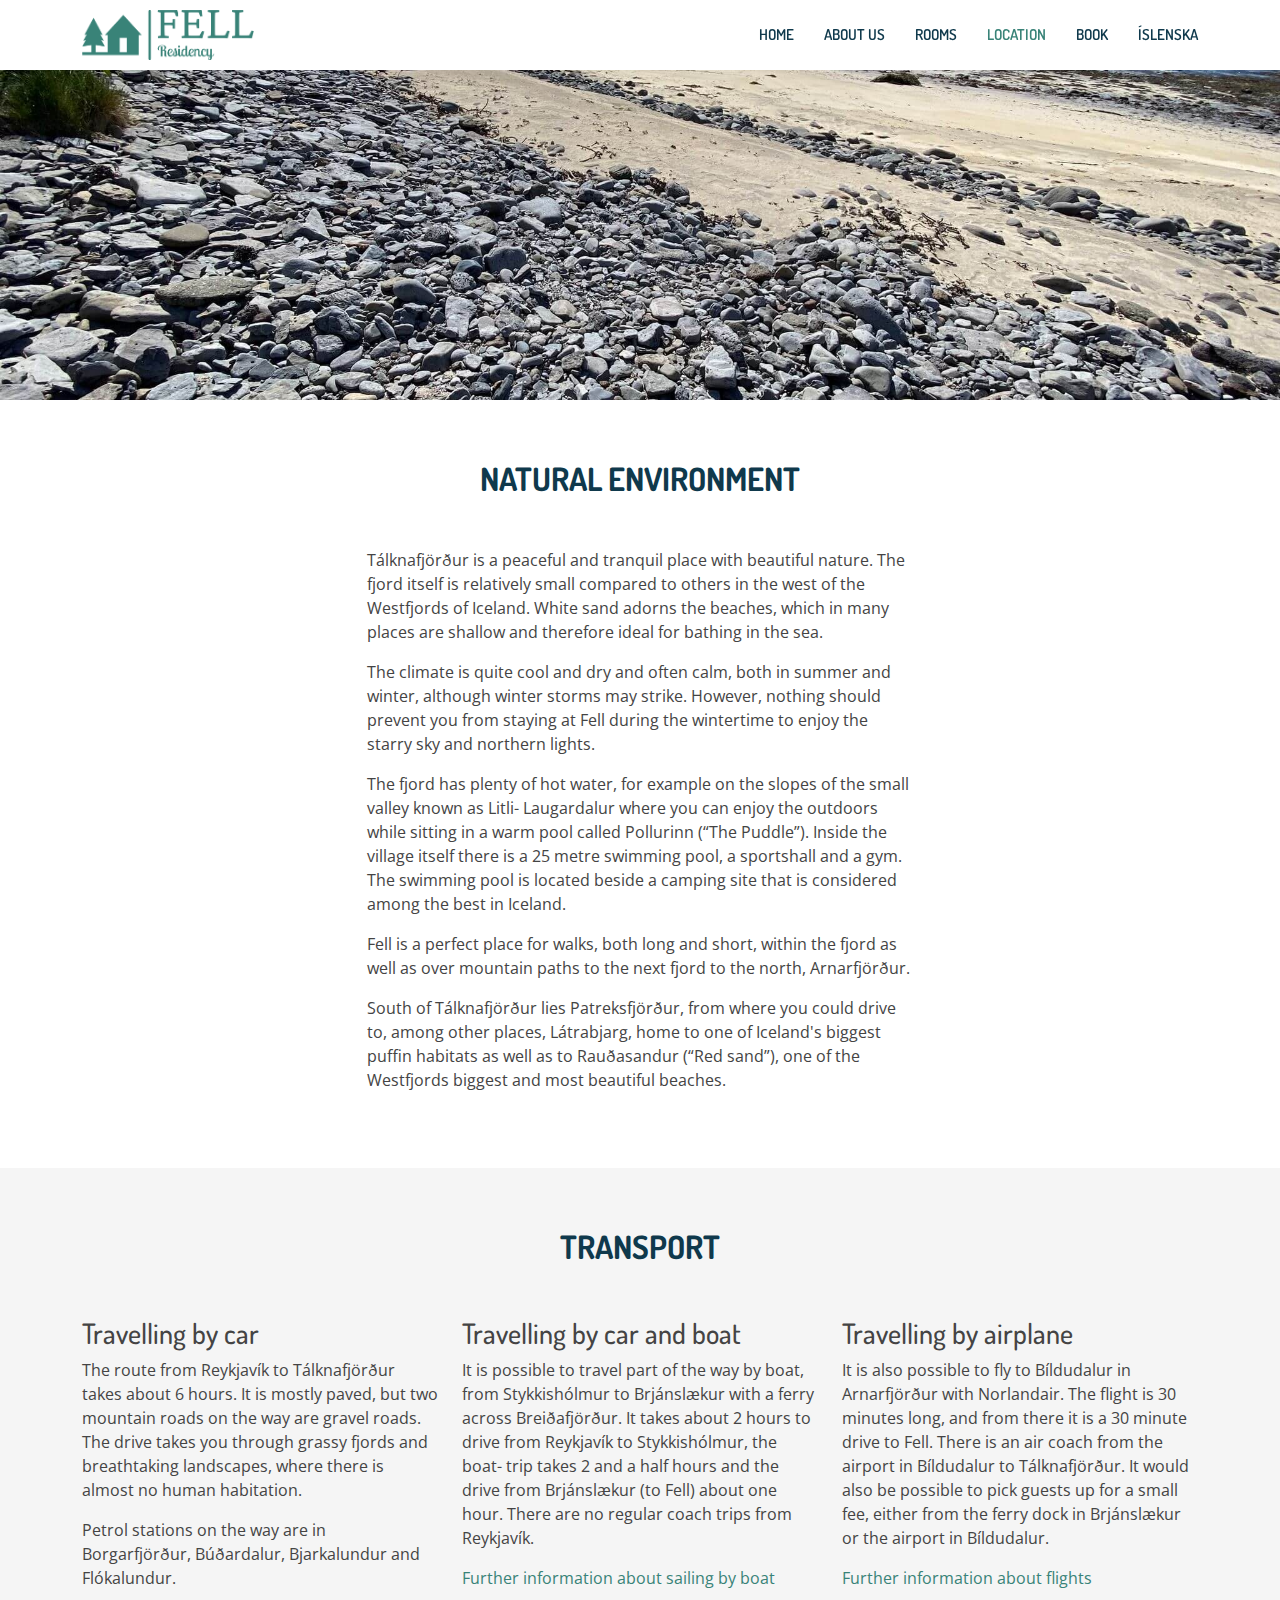
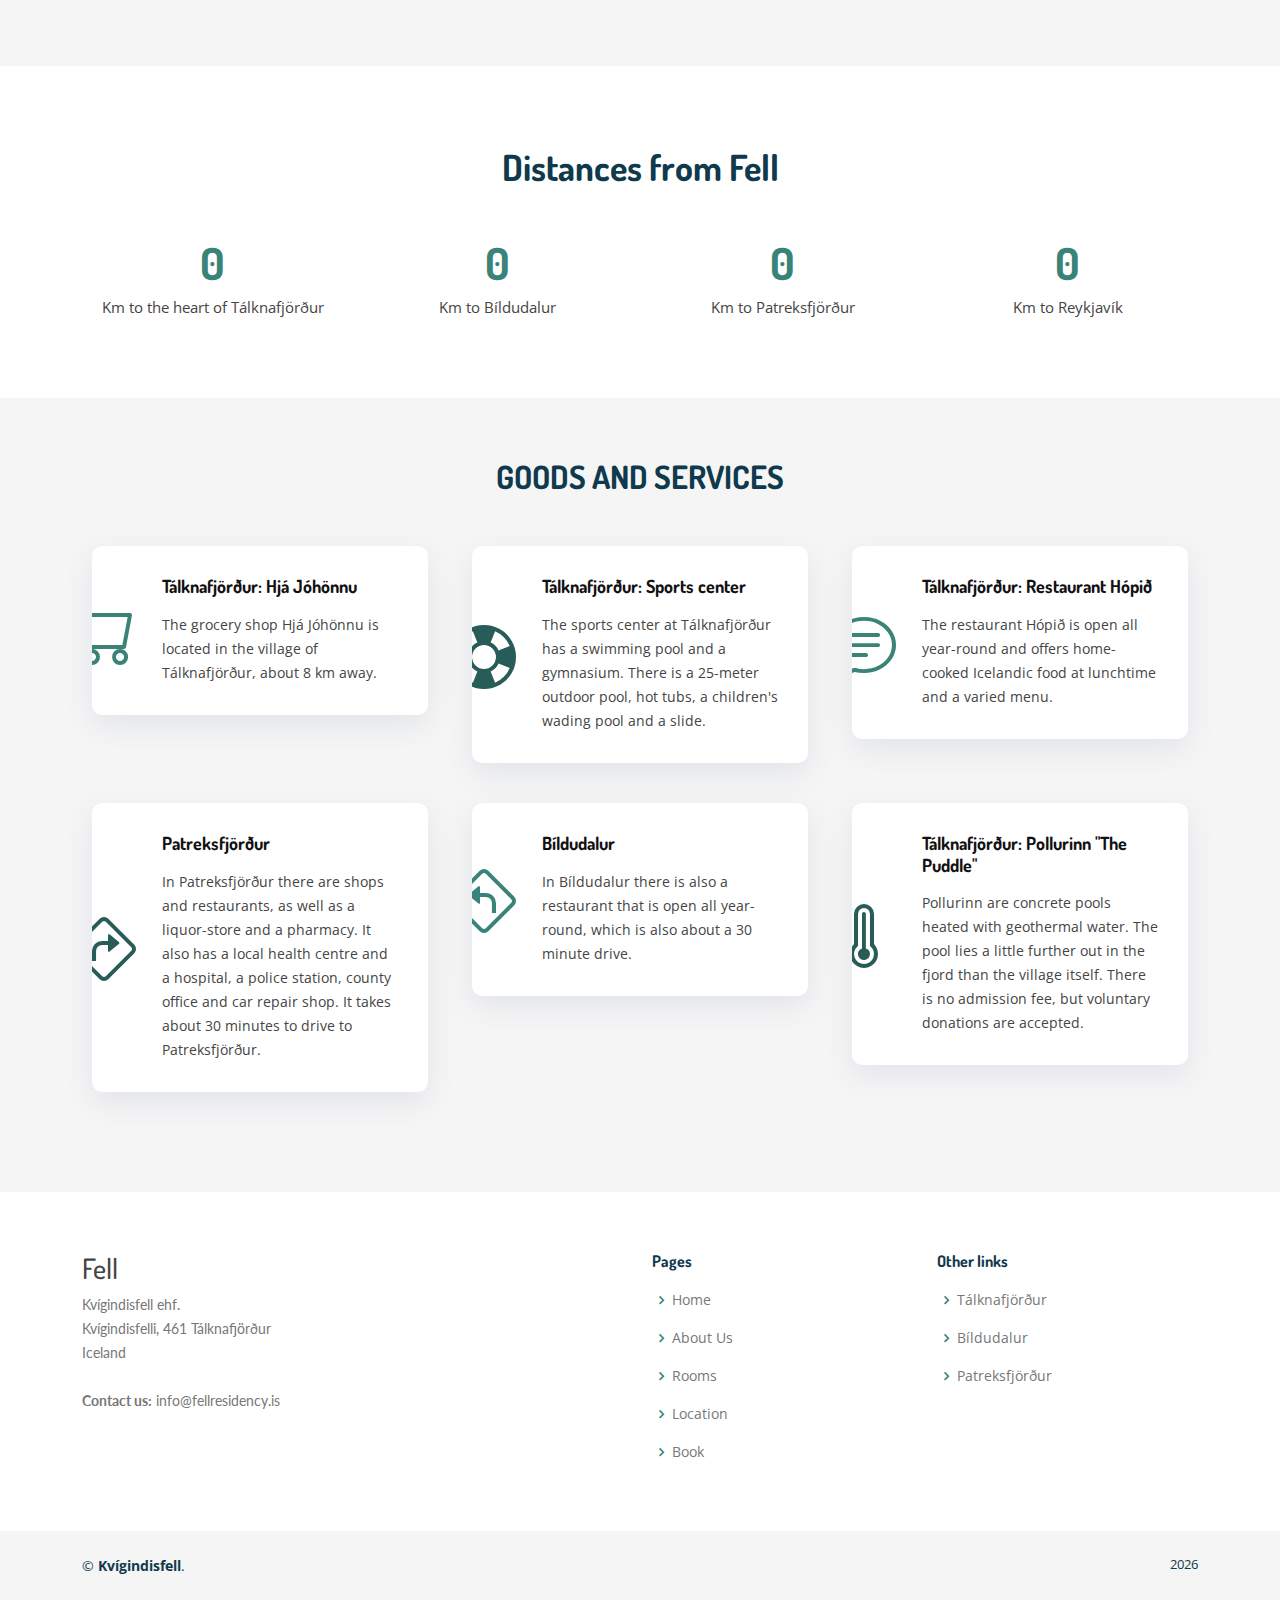
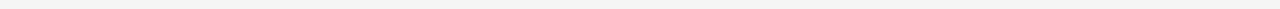
<file: location-en.html>
<!DOCTYPE html>
<html lang="en">

<head>
  <meta charset="utf-8">
  <meta content="width=device-width, initial-scale=1.0" name="viewport">

  <title>Fell - Umhverfið</title>
  <meta content="" name="description">
  <meta content="" name="keywords">

  <!-- Favicons -->
  <link href="assets/img/favicon.png" rel="icon">
  <link href="assets/img/apple-touch-icon.png" rel="apple-touch-icon">

  <!-- Google Fonts -->
  <link href="https://fonts.googleapis.com/css?family=Open+Sans:300,300i,400,400i,600,600i,700,700i|Dosis:300,400,500,,600,700,700i|Lato:300,300i,400,400i,700,700i" rel="stylesheet">

  <!-- Vendor CSS Files -->
  <link href="assets/vendor/bootstrap/css/bootstrap.min.css" rel="stylesheet">
  <link href="assets/vendor/bootstrap-icons/bootstrap-icons.css" rel="stylesheet">
  <link href="assets/vendor/boxicons/css/boxicons.min.css" rel="stylesheet">
  <link href="assets/vendor/glightbox/css/glightbox.min.css" rel="stylesheet">
  <link href="assets/vendor/swiper/swiper-bundle.min.css" rel="stylesheet">

  <!-- Template Main CSS File -->
  <link href="assets/css/style.css" rel="stylesheet">

</head>

<body>

  <!-- ======= Header ======= -->
  <header id="header" class="fixed-top">
    <div class="container d-flex align-items-center justify-content-between">

      <a href="index.html" class="logo"><img src="assets/img/logo-no-background-en.png" alt="" class="img-fluid"></a>

      <nav id="navbar" class="navbar">
        <ul>
          <li><a class="nav-link scrollto" href="./index-en.html">Home</a></li>
          <li><a class="nav-link scrollto" href="./about-us-en.html">About Us</a></li>
          <li><a class="nav-link scrollto" href="./rooms-en.html">Rooms</a></li>
          <li><a class="nav-link scrollto active" href="./location-en.html">Location</a></li>
          <li><a class="nav-link scrollto" href="./book-en.html">Book</a></li>
          <li><a class="nav-link scrollto" href="./index.html">Íslenska</a></li>
        </ul>
        <i class="bi bi-list mobile-nav-toggle"></i>
      </nav><!-- .navbar -->

    </div>
  </header><!-- End Header -->


  <main id="main">

    <section id="top-location" class="top-location">
      <div class="container">

      </div>
    </section>

    <section id="nature" class="nature">
      <div class="container">

        <div class="section-title">
          <h2>Natural environment</h2>
        </div>

        <div class="row justify-content-center">
          <div class="col-lg-6">
            <p>Tálknafjörður is a peaceful and tranquil place with beautiful nature. The fjord itself is relatively
              small compared to others in the west of the Westfjords of Iceland. White sand adorns the
              beaches, which in many places are shallow and therefore ideal for bathing in the sea.</p>
            <p>The climate is quite cool and dry and often calm, both in summer and winter, although winter
              storms may strike. However, nothing should prevent you from staying at Fell during the
              wintertime to enjoy the starry sky and northern lights.</p>
            <p>The fjord has plenty of hot water, for example on the slopes of the small valley known as Litli-
              Laugardalur where you can enjoy the outdoors while sitting in a warm pool called Pollurinn
              (“The Puddle”). Inside the village itself there is a 25 metre swimming pool, a sportshall and a
              gym. The swimming pool is located beside a camping site that is considered among the best in
              Iceland.</p>
            <p>Fell is a perfect place for walks, both long and short, within the fjord as well as over mountain
              paths to the next fjord to the north, Arnarfjörður.</p>
            <p>South of Tálknafjörður lies Patreksfjörður, from where you could drive to, among other places,
              Látrabjarg, home to one of Iceland's biggest puffin habitats as well as to Rauðasandur (“Red
              sand”), one of the Westfjords biggest and most beautiful beaches.</p>
            <p></p>
          </div>
        </div>
      </div>
    </section>

    <section id="transport" class="transport section-bg">
      <div class="container">

        <div class="section-title">
          <h2>Transport</h2>
        </div>

        <div class="row">
          <div class="col-lg-4">
            <h3>Travelling by car</h3>
            <p>The route from Reykjavík to Tálknafjörður takes about 6 hours. It is mostly paved, but two
              mountain roads on the way are gravel roads. The drive takes you through grassy fjords and
              breathtaking landscapes, where there is almost no human habitation.</p>
            <p>Petrol stations on the way are in Borgarfjörður, Búðardalur, Bjarkalundur and Flókalundur.</p>
          </div>
          <div class="col-lg-4">
            <h3>Travelling by car and boat</h3>
            <p>It is possible to travel part of the way by boat, from Stykkishólmur to Brjánslækur with a ferry
              across Breiðafjörður. It takes about 2 hours to drive from Reykjavík to Stykkishólmur, the boat-
              trip takes 2 and a half hours and the drive from Brjánslækur (to Fell) about one hour. There are no regular coach trips from Reykjavík.</p>
              <p><a href="https://www.saeferdir.is/" title="Sæferða homepage">Further information about sailing by boat</a></p>
          </div>
          <div class="col-lg-4">
            <h3>Travelling by airplane</h3>
            <p>It is also possible to fly to Bíldudalur in Arnarfjörður with Norlandair. The flight is 30 minutes
              long, and from there it is a 30 minute drive to Fell. There is an air coach from the airport in
              Bíldudalur to Tálknafjörður. It would also be possible to pick guests up for a small fee, either
              from the ferry dock in Brjánslækur or the airport in Bíldudalur.</p>
              <p><a href="https://www.norlandair.is/" title="Norlandair Homepage">Further information about flights</a></p>
          </div>
        </div>
      </div>
    </section>

     <!-- ======= Counts Section ======= -->
 <section id="counts" class="counts">
  <div class="container">

    <div class="text-center title">
      <h3>Distances from Fell</h3>
    </div>

    <div class="row counters position-relative">

      <div class="col-lg-3 col-6 text-center">
        <span data-purecounter-start="0" data-purecounter-end="6" data-purecounter-duration="1" class="purecounter"></span>
        <p>Km to the heart of Tálknafjörður</p>
      </div>

      <div class="col-lg-3 col-6 text-center">
        <span data-purecounter-start="0" data-purecounter-end="27" data-purecounter-duration="1" class="purecounter"></span>
        <p>Km to Bíldudalur</p>
      </div>

      <div class="col-lg-3 col-6 text-center">
        <span data-purecounter-start="0" data-purecounter-end="26" data-purecounter-duration="1" class="purecounter"></span>
        <p>Km to Patreksfjörður</p>
      </div>

      <div class="col-lg-3 col-6 text-center">
        <span data-purecounter-start="0" data-purecounter-end="415" data-purecounter-duration="1" class="purecounter"></span>
        <p>Km to Reykjavík</p>
      </div>

    </div>
    

  </div>
</section><!-- End Counts Section -->

  <!-- ======= Services Section ======= -->
  <section id="services" class="services section-bg">
    <div class="container">

      <div class="section-title">
        <h2>Goods and services</h2>
        <!-- <p></p> -->
      </div>

      <div class="row">
        <div class="col-lg-4 col-md-6">
          <div class="icon-box">
            <div class="icon"><i class="bi bi-cart" style="color: #398378;"></i></div>
            <h4 class="title"><a href="">Tálknafjörður: Hjá Jóhönnu</a></h4>
            <p class="description">The grocery shop Hjá Jóhönnu is located in the village of Tálknafjörður, about 8 km away.</p>
          </div>
        </div>
        <div class="col-lg-4 col-md-6">
          <div class="icon-box">
            <div class="icon"><i class="bi bi-life-preserver" style="color: #285c58;"></i></div>
            <h4 class="title"><a href="">Tálknafjörður: Sports center</a></h4>
            <p class="description">The sports center at Tálknafjörður has a swimming pool and a gymnasium. There is a 25-meter outdoor pool, hot tubs, a children's wading pool and a slide.</p>
          </div>
        </div>

        <div class="col-lg-4 col-md-6" data-wow-delay="0.1s">
          <div class="icon-box">
            <div class="icon"><i class="bi bi-chat-text" style="color: #398378;"></i></div>
            <h4 class="title"><a href="">Tálknafjörður: Restaurant Hópið</a></h4>
            <p class="description">The restaurant Hópið is open all year-round and offers home-cooked Icelandic food at lunchtime and a varied menu.</p>
          </div>
        </div>
        <div class="col-lg-4 col-md-6" data-wow-delay="0.1s">
          <div class="icon-box">
            <div class="icon"><i class="bi bi-sign-turn-right" style="color:#285c58;"></i></div>
            <h4 class="title"><a href="">Patreksfjörður</a></h4>
            <p class="description">In Patreksfjörður there are shops and restaurants, as well as a liquor-store and a pharmacy. It also
              has a local health centre and a hospital, a police station, county office and car repair shop. It
              takes about 30 minutes to drive to Patreksfjörður.</p>
          </div>
        </div>

        <div class="col-lg-4 col-md-6" data-wow-delay="0.2s">
          <div class="icon-box">
            <div class="icon"><i class="bi bi-sign-turn-left" style="color: #398378;"></i></div>
            <h4 class="title"><a href="">Bíldudalur</a></h4>
            <p class="description">In Bíldudalur there is also a restaurant that is open all year-round, which is also about a 30 minute drive.</p>
          </div>
        </div>
        <div class="col-lg-4 col-md-6" data-wow-delay="0.2s">
          <div class="icon-box">
            <div class="icon"><i class="bi bi-thermometer-high" style="color: #285c58;"></i></div>
            <h4 class="title"><a href="">Tálknafjörður: Pollurinn "The Puddle"</a></h4>
            <p class="description">Pollurinn are concrete pools heated with geothermal water. The pool lies a little further out in the fjord than the village itself. There is no admission fee, but voluntary donations are accepted.</p>
          </div>
        </div>
      </div>

    </div>
  </section><!-- End Services Section -->

</main><!-- End #main -->

  <!-- ======= Footer ======= -->
  <footer id="footer">

    <div class="footer-top">
      <div class="container">
        <div class="row">

          <div class="col-lg-6 col-md-6 footer-contact">
            <h3>Fell</h3>
            <p>
              Kvígindisfell ehf. <br>
              Kvígindisfelli, 461 Tálknafjörður<br>
              Iceland<br><br>
              <strong>Contact us:</strong> &#105;&#110;&#102;&#111;&#064;&#102;&#101;&#108;&#108;&#114;&#101;&#115;&#105;&#100;&#101;&#110;&#099;&#121;&#046;&#105;&#115;<br>
            </p>
          </div>

          <div class="col-lg-3 col-md-3 footer-links">
            <h4>Pages</h4>
            <ul>
              <li><i class="bx bx-chevron-right"></i> <a href="./index-en.html">Home</a></li>
              <li><i class="bx bx-chevron-right"></i> <a href="./about-us-en.html">About Us</a></li>
              <li><i class="bx bx-chevron-right"></i> <a href="./rooms-en.html">Rooms</a></li>
              <li><i class="bx bx-chevron-right"></i> <a href="./location-en.html">Location</a></li>
              <li><i class="bx bx-chevron-right"></i> <a href="./book-en.html">Book</a></li>
            </ul>
          </div>

          <div class="col-lg-3 col-md-3 footer-links">
            <h4>Other links</h4>
            <ul>
              <li><i class="bx bx-chevron-right"></i> <a href="https://www.westfjords.is/en/destinations/towns/talknafjordur">Tálknafjörður</a></li>
              <li><i class="bx bx-chevron-right"></i> <a href="https://www.westfjords.is/en/destinations/towns/bildudalur">Bíldudalur</a></li>
              <li><i class="bx bx-chevron-right"></i> <a href="https://www.westfjords.is/en/destinations/towns/patreksfjordur">Patreksfjörður</a></li>
            </ul>
          </div>

        </div>
      </div>
    </div>

    <div class="container py-4">
      <div class="copyright">
        &copy;  <strong><span>Kvígindisfell</span></strong>.
      </div>
      <div class="credits">
        <script>document.write(new Date().getFullYear())</script></a>
      </div>
    </div>
  </footer><!-- End Footer -->

  <a href="#" class="back-to-top d-flex align-items-center justify-content-center"><i class="bi bi-arrow-up-short"></i></a>

  <!-- Vendor JS Files -->
  <script src="assets/vendor/purecounter/purecounter_vanilla.js"></script>
  <script src="assets/vendor/bootstrap/js/bootstrap.bundle.min.js"></script>
  <script src="assets/vendor/glightbox/js/glightbox.min.js"></script>
  <script src="assets/vendor/isotope-layout/isotope.pkgd.min.js"></script>
  <script src="assets/vendor/swiper/swiper-bundle.min.js"></script>
  <script src="assets/vendor/php-email-form/validate.js"></script>

  <!-- Template Main JS File -->
  <script src="assets/js/main.js"></script>

</body>

</html>
</file>
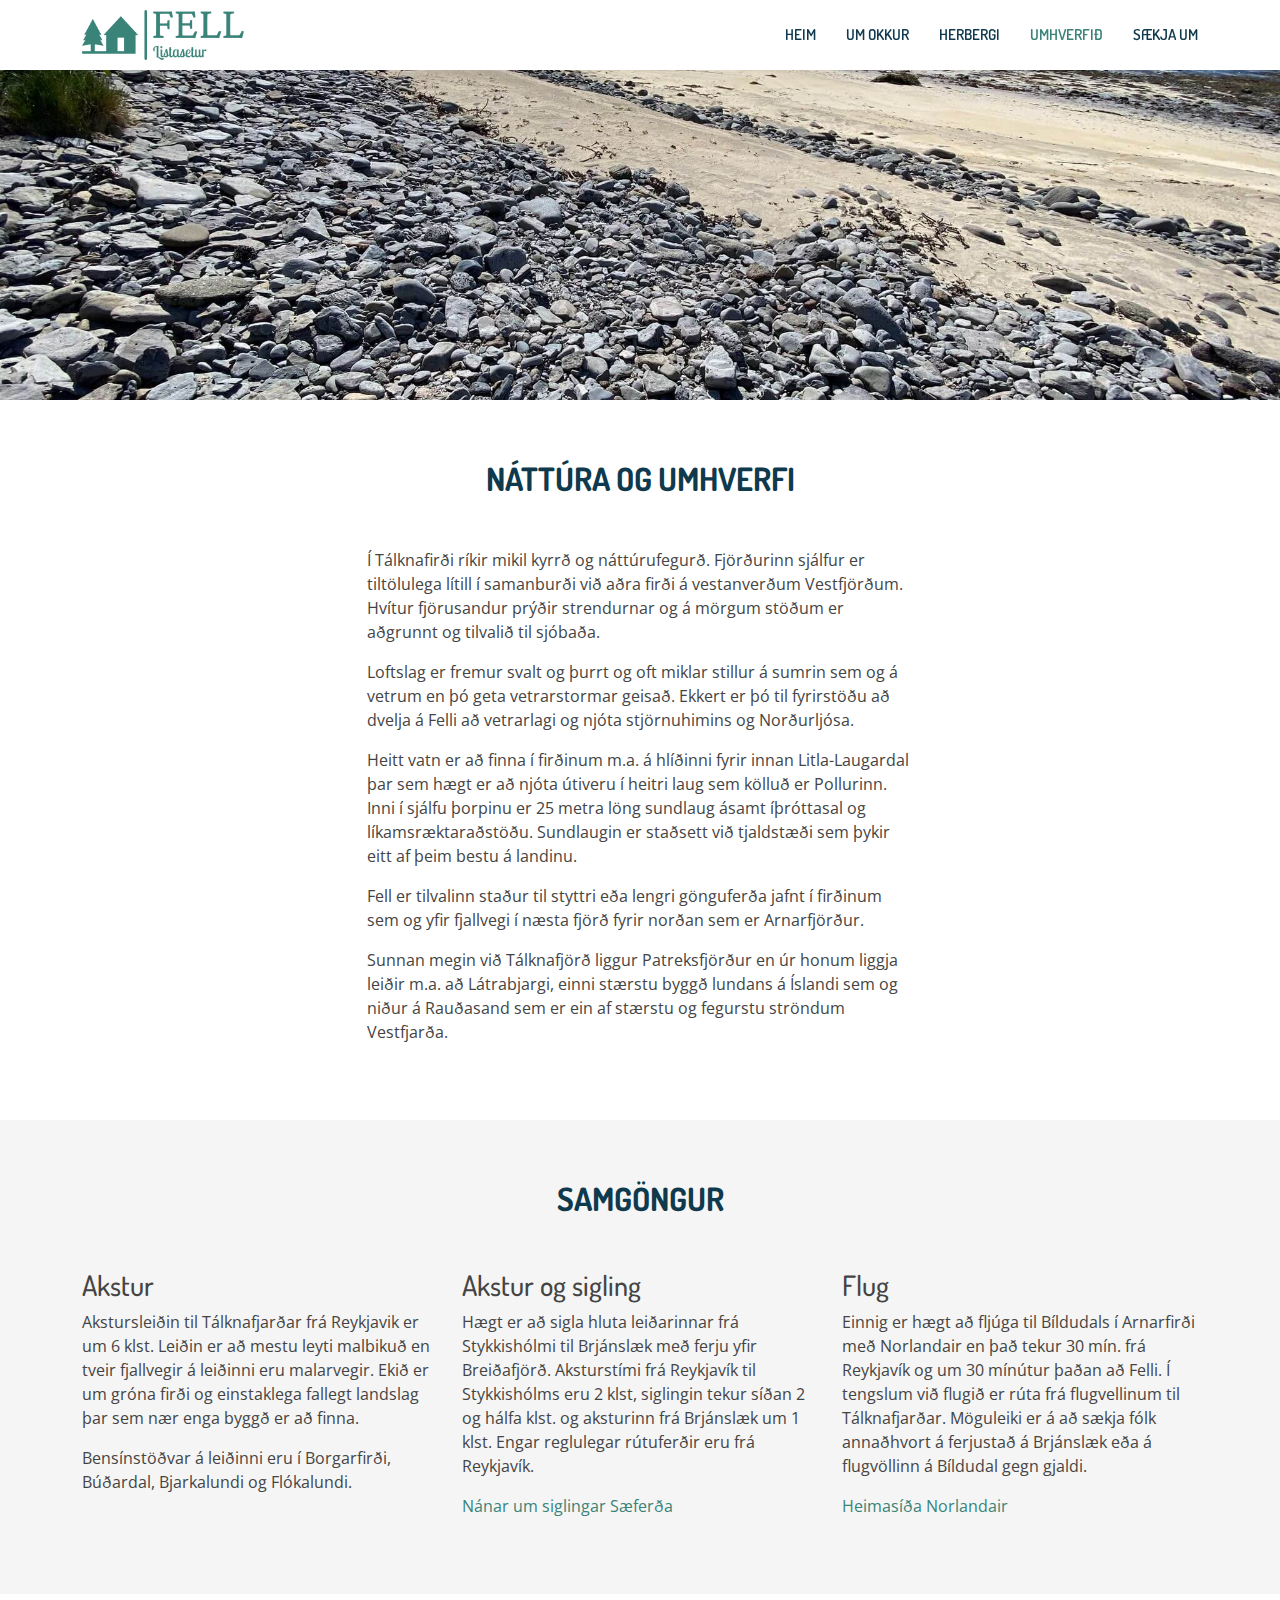
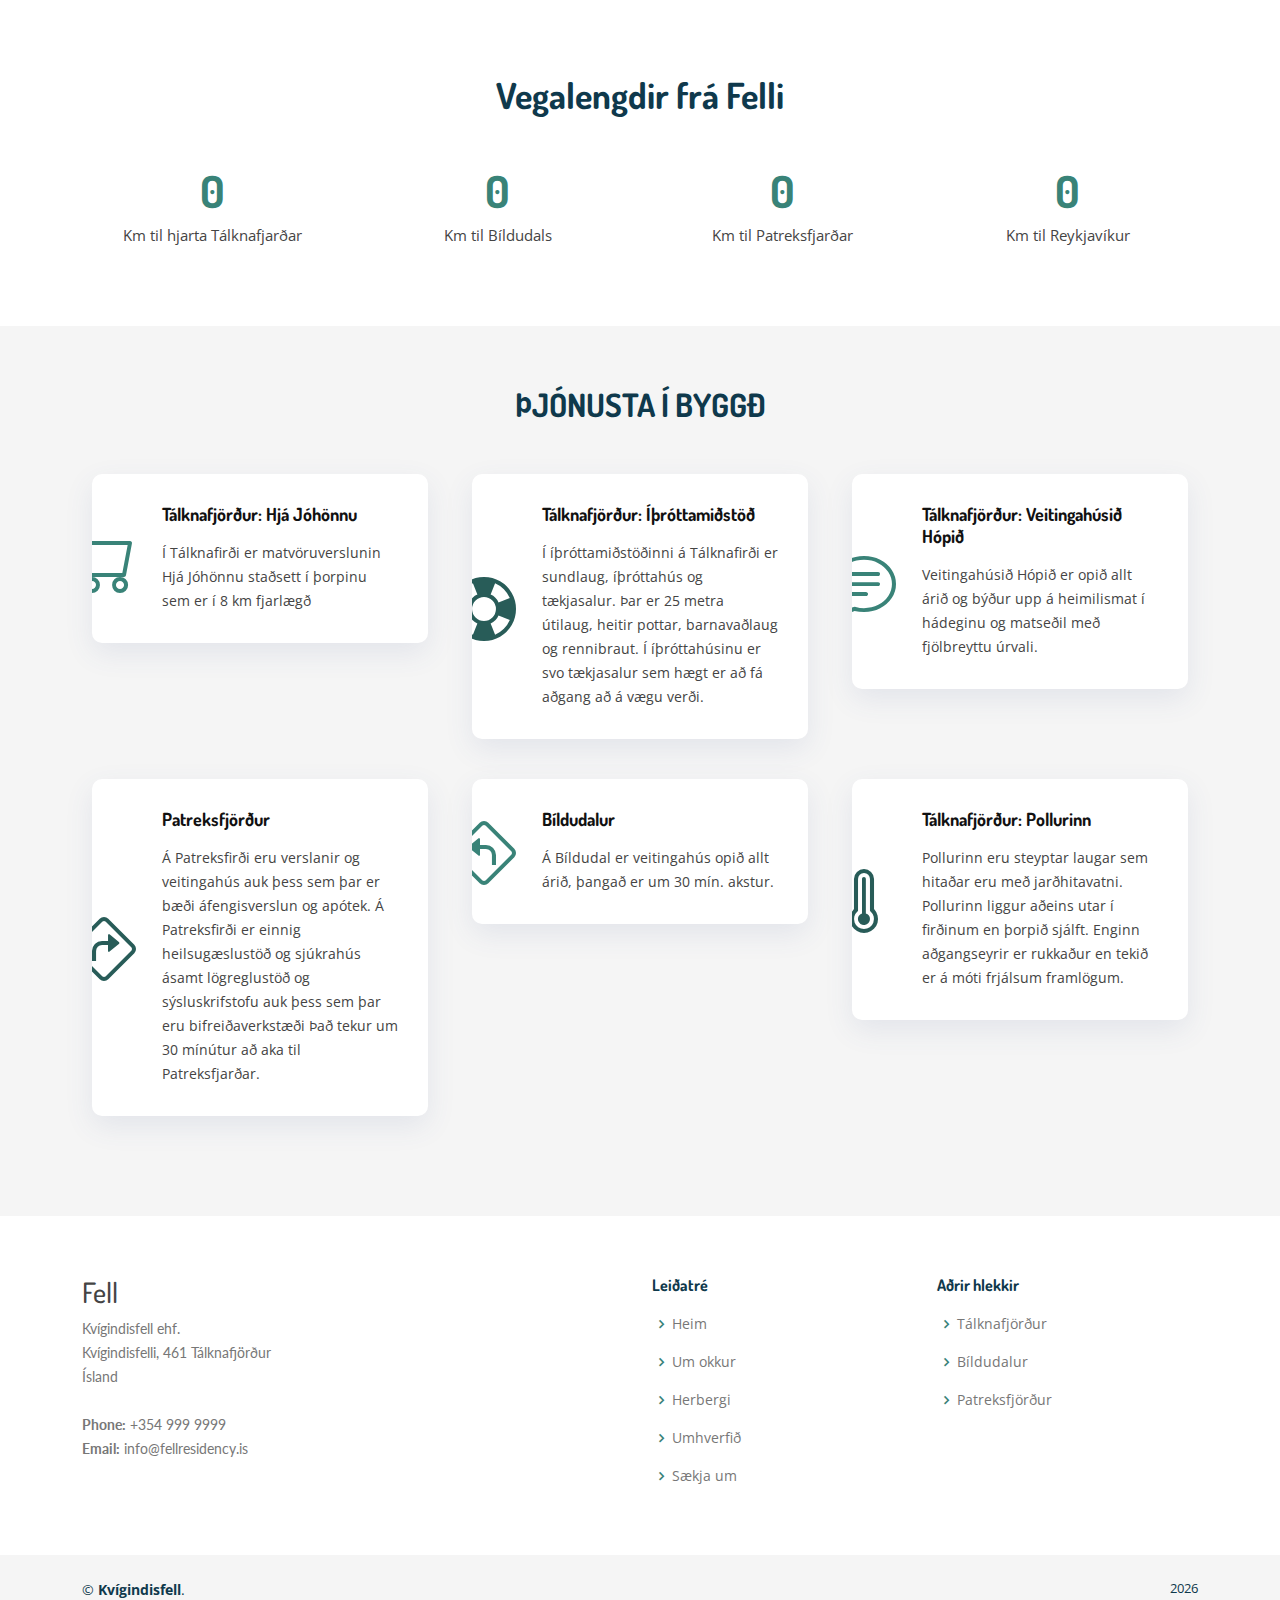
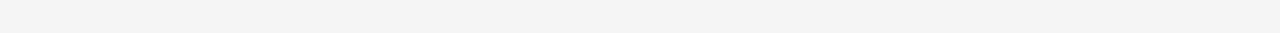
<file: location.html>
<!DOCTYPE html>
<html lang="is">

<head>
  <meta charset="utf-8">
  <meta content="width=device-width, initial-scale=1.0" name="viewport">

  <title>Fell - Umhverfið</title>
  <meta content="" name="description">
  <meta content="" name="keywords">

  <!-- Favicons -->
  <link href="assets/img/favicon.png" rel="icon">
  <link href="assets/img/apple-touch-icon.png" rel="apple-touch-icon">

  <!-- Google Fonts -->
  <link href="https://fonts.googleapis.com/css?family=Open+Sans:300,300i,400,400i,600,600i,700,700i|Dosis:300,400,500,,600,700,700i|Lato:300,300i,400,400i,700,700i" rel="stylesheet">

  <!-- Vendor CSS Files -->
  <link href="assets/vendor/bootstrap/css/bootstrap.min.css" rel="stylesheet">
  <link href="assets/vendor/bootstrap-icons/bootstrap-icons.css" rel="stylesheet">
  <link href="assets/vendor/boxicons/css/boxicons.min.css" rel="stylesheet">
  <link href="assets/vendor/glightbox/css/glightbox.min.css" rel="stylesheet">
  <link href="assets/vendor/swiper/swiper-bundle.min.css" rel="stylesheet">

  <!-- Template Main CSS File -->
  <link href="assets/css/style.css" rel="stylesheet">

  <!-- =======================================================
  * Template Name: Butterfly - v4.9.1
  * Template URL: https://bootstrapmade.com/butterfly-free-bootstrap-theme/
  * Author: BootstrapMade.com
  * License: https://bootstrapmade.com/license/
  ======================================================== -->
</head>

<body>

  <!-- ======= Header ======= -->
  <header id="header" class="fixed-top">
    <div class="container d-flex align-items-center justify-content-between">

      <a href="index.html" class="logo"><img src="assets/img/logo-no-background.png" alt="" class="img-fluid"></a>
      <!-- Uncomment below if you prefer to use text as a logo -->
      <!-- <h1 class="logo"><a href="index.html">Butterfly</a></h1> -->

      <nav id="navbar" class="navbar">
        <ul>
          <li><a class="nav-link scrollto" href="./index.html">Heim</a></li>
          <li><a class="nav-link scrollto " href="./about-us.html">Um okkur</a></li>
          <li><a class="nav-link scrollto " href="./rooms.html">Herbergi</a></li>
          <li><a class="nav-link scrollto active" href="./location.html">Umhverfið</a></li>
          <li><a class="nav-link scrollto" href="./book.html">Sækja um</a></li>
          <!-- <li><a class="nav-link scrollto" href="#team">Team</a></li>
          <li class="dropdown"><a href="#"><span>Drop Down</span> <i class="bi bi-chevron-down"></i></a>
            <ul>
              <li><a href="#">Drop Down 1</a></li>
              <li class="dropdown"><a href="#"><span>Deep Drop Down</span> <i class="bi bi-chevron-right"></i></a>
                <ul>
                  <li><a href="#">Deep Drop Down 1</a></li>
                  <li><a href="#">Deep Drop Down 2</a></li>
                  <li><a href="#">Deep Drop Down 3</a></li>
                  <li><a href="#">Deep Drop Down 4</a></li>
                  <li><a href="#">Deep Drop Down 5</a></li>
                </ul>
              </li>
              <li><a href="#">Drop Down 2</a></li>
              <li><a href="#">Drop Down 3</a></li>
              <li><a href="#">Drop Down 4</a></li>
            </ul>
          </li>
          <li><a class="nav-link scrollto" href="#contact">Contact</a></li> -->
        </ul>
        <i class="bi bi-list mobile-nav-toggle"></i>
      </nav><!-- .navbar -->

    </div>
  </header><!-- End Header -->


  <main id="main">

    <section id="top-location" class="top-location">
      <div class="container">

      </div>
    </section>

    <section id="nature" class="nature">
      <div class="container">

        <div class="section-title">
          <h2>Náttúra og umhverfi</h2>
        </div>

        <div class="row justify-content-center">
          <div class="col-lg-6">
            <p>Í Tálknafirði ríkir mikil kyrrð og náttúrufegurð. Fjörðurinn sjálfur er tiltölulega lítill í
              samanburði við aðra firði á vestanverðum Vestfjörðum. Hvítur fjörusandur prýðir
              strendurnar og á mörgum stöðum er aðgrunnt og tilvalið til sjóbaða.</p>
            <p>Loftslag er fremur svalt og þurrt og oft miklar stillur á sumrin sem og á vetrum en þó geta
              vetrarstormar geisað. Ekkert er þó til fyrirstöðu að dvelja á Felli að vetrarlagi og njóta
              stjörnuhimins og Norðurljósa.</p>
            <p>Heitt vatn er að finna í firðinum m.a. á hlíðinni fyrir innan Litla-Laugardal þar sem hægt er að
              njóta útiveru í heitri laug sem kölluð er Pollurinn. Inni í sjálfu þorpinu er 25 metra löng
              sundlaug ásamt íþróttasal og líkamsræktaraðstöðu. Sundlaugin er staðsett við tjaldstæði
              sem þykir eitt af þeim bestu á landinu.</p>
            <p>Fell er tilvalinn staður til styttri eða lengri gönguferða jafnt í firðinum sem og yfir fjallvegi í
              næsta fjörð fyrir norðan sem er Arnarfjörður.</p>
            <p>Sunnan megin við Tálknafjörð liggur Patreksfjörður en úr honum liggja leiðir m.a. að
              Látrabjargi, einni stærstu byggð lundans á Íslandi sem og niður á Rauðasand sem er ein af
              stærstu og fegurstu ströndum Vestfjarða.</p>
            <p></p>
          </div>
        </div>
      </div>
    </section>

    <section id="transport" class="transport section-bg">
      <div class="container">

        <div class="section-title">
          <h2>Samgöngur</h2>
        </div>

        <div class="row">
          <div class="col-lg-4">
            <h3>Akstur</h3>
            <p>Akstursleiðin til Tálknafjarðar frá Reykjavik er um 6 klst. Leiðin er að mestu leyti malbikuð en
              tveir fjallvegir á leiðinni eru malarvegir. Ekið er um gróna firði og einstaklega fallegt landslag
              þar sem nær enga byggð er að finna.</p>
            <p>Bensínstöðvar á leiðinni eru í Borgarfirði, Búðardal, Bjarkalundi og Flókalundi.</p>
          </div>
          <div class="col-lg-4">
            <h3>Akstur og sigling</h3>
            <p>Hægt er að sigla hluta leiðarinnar frá Stykkishólmi til Brjánslæk með ferju yfir Breiðafjörð.
              Aksturstími frá Reykjavík til Stykkishólms eru 2 klst, siglingin tekur síðan 2 og hálfa klst. og
              aksturinn frá Brjánslæk um 1 klst. Engar reglulegar rútuferðir eru frá Reykjavík.</p>
              <p><a href="https://www.saeferdir.is/" title="Heimasíða Sæferða">Nánar um siglingar Sæferða</a></p>
          </div>
          <div class="col-lg-4">
            <h3>Flug</h3>
            <p>Einnig er hægt að fljúga til Bíldudals í Arnarfirði með Norlandair en það tekur 30 mín. frá
              Reykjavík og um 30 mínútur þaðan að Felli. Í tengslum við flugið er rúta frá flugvellinum til
              Tálknafjarðar. Möguleiki er á að sækja fólk annaðhvort á ferjustað á Brjánslæk eða á
              flugvöllinn á Bíldudal gegn gjaldi.</p>
              <p><a href="https://www.norlandair.is/" title="Heimasíða Norlandair">Heimasíða Norlandair</a></p>
          </div>
        </div>
      </div>
    </section>

     <!-- ======= Counts Section ======= -->
 <section id="counts" class="counts">
  <div class="container">

    <div class="text-center title">
      <h3>Vegalengdir frá Felli</h3>
    </div>

    <div class="row counters position-relative">

      <div class="col-lg-3 col-6 text-center">
        <span data-purecounter-start="0" data-purecounter-end="6" data-purecounter-duration="1" class="purecounter"></span>
        <p>Km til hjarta Tálknafjarðar</p>
      </div>

      <div class="col-lg-3 col-6 text-center">
        <span data-purecounter-start="0" data-purecounter-end="27" data-purecounter-duration="1" class="purecounter"></span>
        <p>Km til Bíldudals</p>
      </div>

      <div class="col-lg-3 col-6 text-center">
        <span data-purecounter-start="0" data-purecounter-end="26" data-purecounter-duration="1" class="purecounter"></span>
        <p>Km til Patreksfjarðar</p>
      </div>

      <div class="col-lg-3 col-6 text-center">
        <span data-purecounter-start="0" data-purecounter-end="415" data-purecounter-duration="1" class="purecounter"></span>
        <p>Km til Reykjavíkur</p>
      </div>

    </div>
    

  </div>
</section><!-- End Counts Section -->

  <!-- ======= Services Section ======= -->
  <section id="services" class="services section-bg">
    <div class="container">

      <div class="section-title">
        <h2>Þjónusta í byggð</h2>
        <!-- <p></p> -->
      </div>

      <div class="row">
        <div class="col-lg-4 col-md-6">
          <div class="icon-box">
            <div class="icon"><i class="bi bi-cart" style="color: #398378;"></i></div>
            <h4 class="title"><a href="">Tálknafjörður: Hjá Jóhönnu</a></h4>
            <p class="description">Í Tálknafirði er matvöruverslunin Hjá Jóhönnu staðsett í þorpinu sem er í 8 km fjarlægð</p>
          </div>
        </div>
        <div class="col-lg-4 col-md-6">
          <div class="icon-box">
            <div class="icon"><i class="bi bi-life-preserver" style="color: #285c58;"></i></div>
            <h4 class="title"><a href="">Tálknafjörður: Íþróttamiðstöð</a></h4>
            <p class="description">Í íþróttamiðstöðinni á Tálknafirði er sundlaug, íþróttahús og tækjasalur. Þar er 25 metra útilaug, heitir pottar, barnavaðlaug og rennibraut.  Í íþróttahúsinu er svo tækjasalur sem hægt er að fá aðgang að á vægu verði.</p>
          </div>
        </div>

        <div class="col-lg-4 col-md-6" data-wow-delay="0.1s">
          <div class="icon-box">
            <div class="icon"><i class="bi bi-chat-text" style="color: #398378;"></i></div>
            <h4 class="title"><a href="">Tálknafjörður: Veitingahúsið Hópið</a></h4>
            <p class="description">Veitingahúsið Hópið er opið allt árið og býður upp á heimilismat í hádeginu og matseðil með fjölbreyttu úrvali.</p>
          </div>
        </div>
        <div class="col-lg-4 col-md-6" data-wow-delay="0.1s">
          <div class="icon-box">
            <div class="icon"><i class="bi bi-sign-turn-right" style="color:#285c58;"></i></div>
            <h4 class="title"><a href="">Patreksfjörður</a></h4>
            <p class="description">Á Patreksfirði eru verslanir og veitingahús auk þess sem þar er bæði áfengisverslun og apótek. Á Patreksfirði er einnig heilsugæslustöð og sjúkrahús ásamt lögreglustöð og sýsluskrifstofu auk þess sem þar eru bifreiðaverkstæði Það tekur um 30 mínútur að aka til Patreksfjarðar.</p>
          </div>
        </div>

        <div class="col-lg-4 col-md-6" data-wow-delay="0.2s">
          <div class="icon-box">
            <div class="icon"><i class="bi bi-sign-turn-left" style="color: #398378;"></i></div>
            <h4 class="title"><a href="">Bíldudalur</a></h4>
            <p class="description">Á Bíldudal er veitingahús opið allt árið, þangað er um 30 mín. akstur.</p>
          </div>
        </div>
        <div class="col-lg-4 col-md-6" data-wow-delay="0.2s">
          <div class="icon-box">
            <div class="icon"><i class="bi bi-thermometer-high" style="color: #285c58;"></i></div>
            <h4 class="title"><a href="">Tálknafjörður: Pollurinn</a></h4>
            <p class="description">Pollurinn  eru steyptar laugar sem hitaðar eru með jarðhitavatni. Pollurinn liggur aðeins utar í firðinum en þorpið sjálft. Enginn aðgangseyrir er rukkaður en tekið er á móti frjálsum framlögum.</p>
          </div>
        </div>
      </div>

    </div>
  </section><!-- End Services Section -->

</main><!-- End #main -->

  <!-- ======= Footer ======= -->
  <footer id="footer">

    <div class="footer-top">
      <div class="container">
        <div class="row">

          <div class="col-lg-6 col-md-6 footer-contact">
            <h3>Fell</h3>
            <p>
              Kvígindisfell ehf. <br>
              Kvígindisfelli, 461 Tálknafjörður<br>
              Ísland<br><br>
              <strong>Phone:</strong> +354 999 9999<br>
              <strong>Email:</strong> info@fellresidency.is<br>
            </p>
          </div>

          <div class="col-lg-3 col-md-3 footer-links">
            <h4>Leiðatré</h4>
            <ul>
              <li><i class="bx bx-chevron-right"></i> <a href="./index.html">Heim</a></li>
              <li><i class="bx bx-chevron-right"></i> <a href="./about-us.html">Um okkur</a></li>
              <li><i class="bx bx-chevron-right"></i> <a href="./rooms.html">Herbergi</a></li>
              <li><i class="bx bx-chevron-right"></i> <a href="./location.html">Umhverfið</a></li>
              <li><i class="bx bx-chevron-right"></i> <a href="./book.html">Sækja um</a></li>
            </ul>
          </div>

          <div class="col-lg-3 col-md-3 footer-links">
            <h4>Aðrir hlekkir</h4>
            <ul>
              <li><i class="bx bx-chevron-right"></i> <a href="https://www.westfjords.is/en/destinations/towns/talknafjordur">Tálknafjörður</a></li>
              <li><i class="bx bx-chevron-right"></i> <a href="https://www.westfjords.is/en/destinations/towns/bildudalur">Bíldudalur</a></li>
              <li><i class="bx bx-chevron-right"></i> <a href="https://www.westfjords.is/en/destinations/towns/patreksfjordur">Patreksfjörður</a></li>
            </ul>
          </div>

        </div>
      </div>
    </div>

    <div class="container py-4">
      <div class="copyright">
        &copy;  <strong><span>Kvígindisfell</span></strong>.
      </div>
      <div class="credits">
        <script>document.write(new Date().getFullYear())</script></a>
      </div>
    </div>
  </footer><!-- End Footer -->

  <a href="#" class="back-to-top d-flex align-items-center justify-content-center"><i class="bi bi-arrow-up-short"></i></a>

  <!-- Vendor JS Files -->
  <script src="assets/vendor/purecounter/purecounter_vanilla.js"></script>
  <script src="assets/vendor/bootstrap/js/bootstrap.bundle.min.js"></script>
  <script src="assets/vendor/glightbox/js/glightbox.min.js"></script>
  <script src="assets/vendor/isotope-layout/isotope.pkgd.min.js"></script>
  <script src="assets/vendor/swiper/swiper-bundle.min.js"></script>
  <script src="assets/vendor/php-email-form/validate.js"></script>

  <!-- Template Main JS File -->
  <script src="assets/js/main.js"></script>

</body>

</html>
</file>
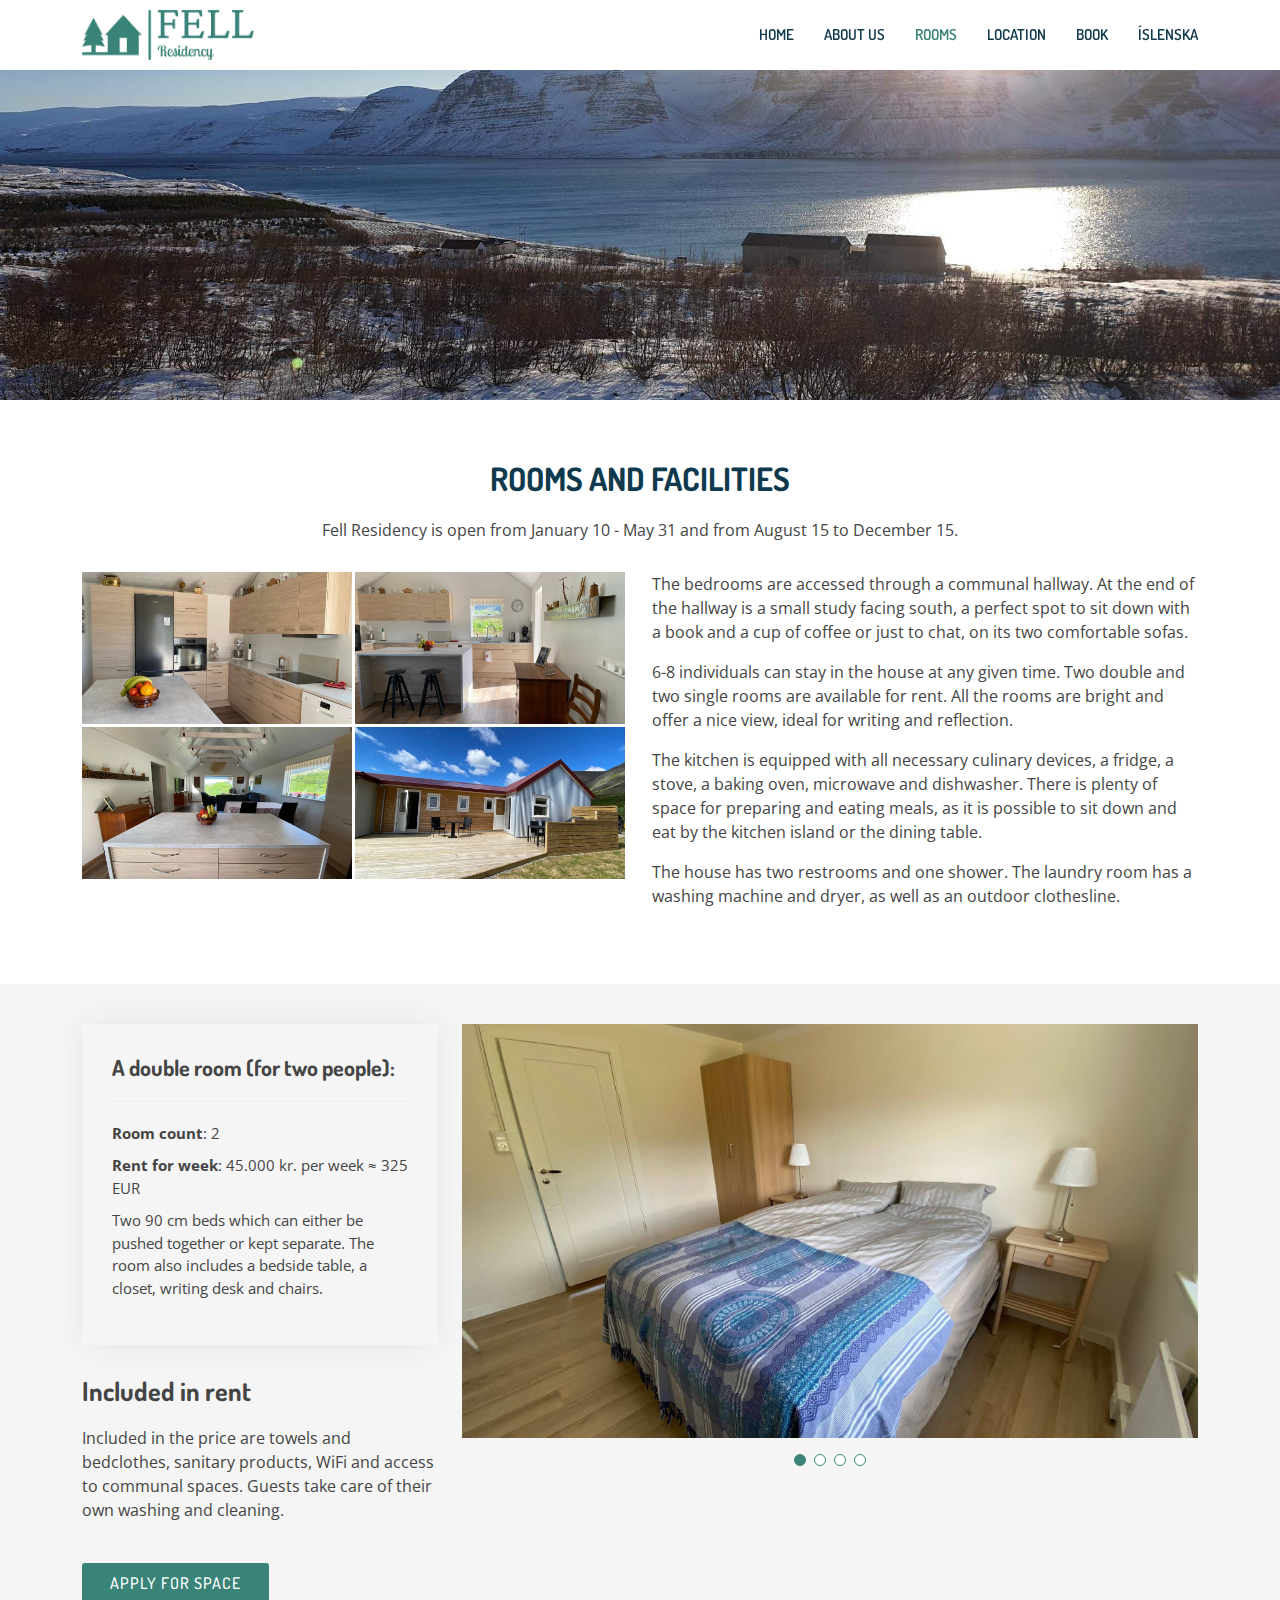
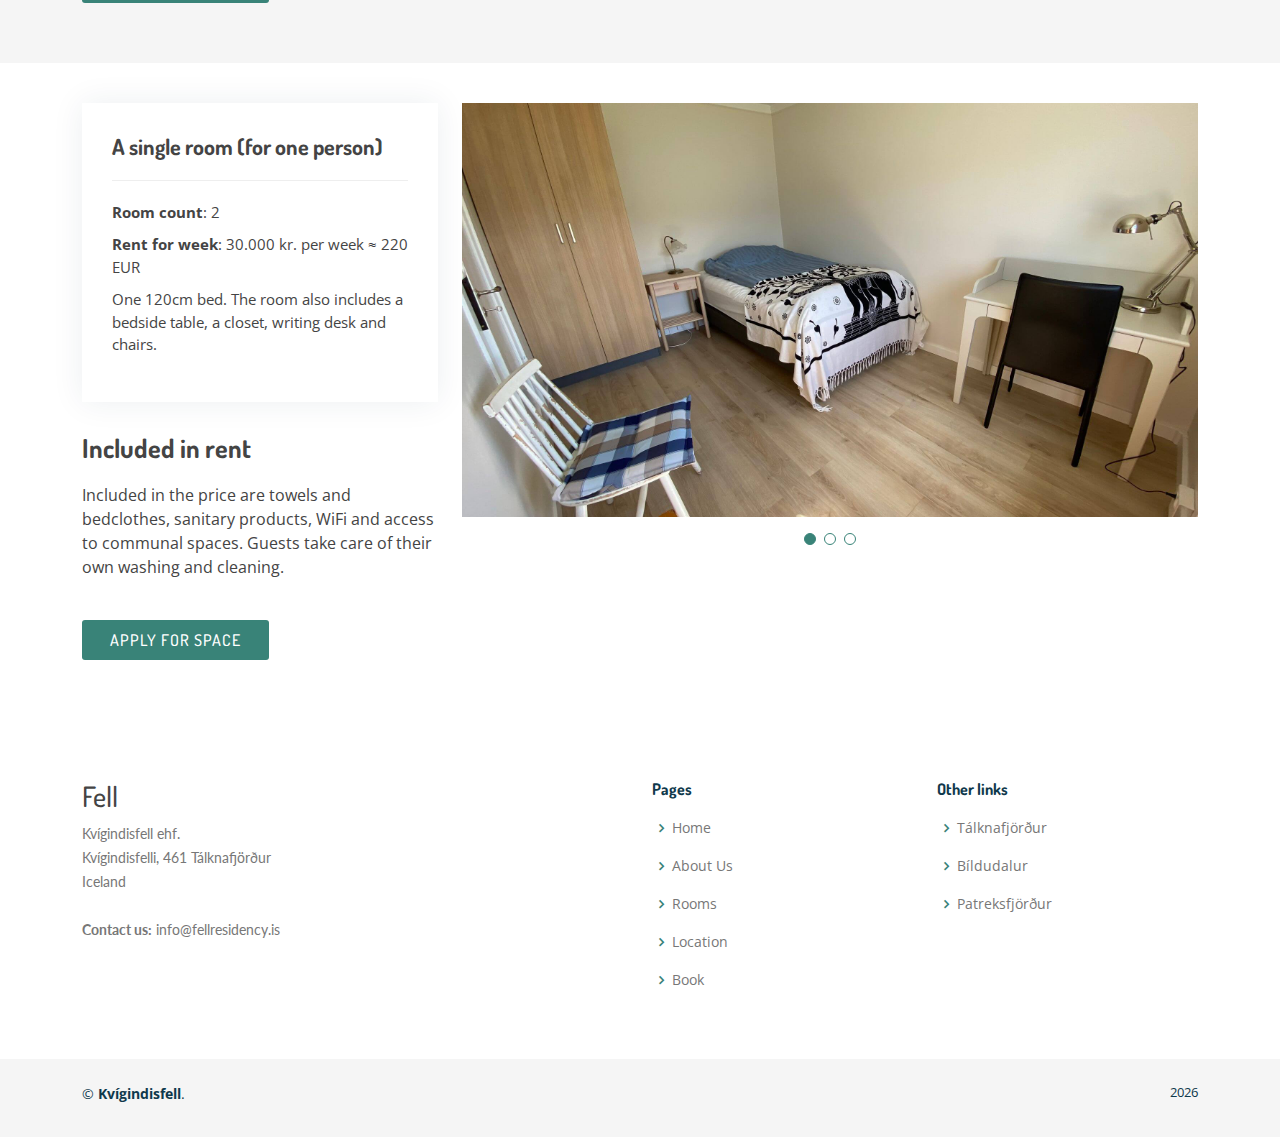
<file: rooms-en.html>
<!DOCTYPE html>
<html lang="en">

<head>
  <meta charset="utf-8">
  <meta content="width=device-width, initial-scale=1.0" name="viewport">

  <title>Fell - Herbergi</title>
  <meta content="" name="description">
  <meta content="" name="keywords">

  <!-- Favicons -->
  <link href="assets/img/favicon.png" rel="icon">
  <link href="assets/img/apple-touch-icon.png" rel="apple-touch-icon">

  <!-- Google Fonts -->
  <link href="https://fonts.googleapis.com/css?family=Open+Sans:300,300i,400,400i,600,600i,700,700i|Dosis:300,400,500,,600,700,700i|Lato:300,300i,400,400i,700,700i" rel="stylesheet">

  <!-- Vendor CSS Files -->
  <link href="assets/vendor/bootstrap/css/bootstrap.min.css" rel="stylesheet">
  <link href="assets/vendor/bootstrap-icons/bootstrap-icons.css" rel="stylesheet">
  <link href="assets/vendor/boxicons/css/boxicons.min.css" rel="stylesheet">
  <link href="assets/vendor/glightbox/css/glightbox.min.css" rel="stylesheet">
  <link href="assets/vendor/swiper/swiper-bundle.min.css" rel="stylesheet">

  <!-- Template Main CSS File -->
  <link href="assets/css/style.css" rel="stylesheet">

</head>

<body>

  <!-- ======= Header ======= -->
  <header id="header" class="fixed-top">
    <div class="container d-flex align-items-center justify-content-between">

      <a href="index.html" class="logo"><img src="assets/img/logo-no-background-en.png" alt="" class="img-fluid"></a>

      <nav id="navbar" class="navbar">
        <ul>
          <li><a class="nav-link scrollto" href="./index-en.html">Home</a></li>
          <li><a class="nav-link scrollto" href="./about-us-en.html">About Us</a></li>
          <li><a class="nav-link scrollto active" href="./rooms-en.html">Rooms</a></li>
          <li><a class="nav-link scrollto" href="./location-en.html">Location</a></li>
          <li><a class="nav-link scrollto" href="./book-en.html">Book</a></li>
          <li><a class="nav-link scrollto" href="./index.html">Íslenska</a></li>
        </ul>
        <i class="bi bi-list mobile-nav-toggle"></i>
      </nav><!-- .navbar -->

    </div>
  </header><!-- End Header -->


  <main id="main">

    <section id="top-rooms" class="top-rooms">
      <div class="container">

      </div>
    </section>

     <!-- ======= Gallery Section ======= -->
     <section id="gallery" class="gallery">
      <div class="container">

        <div class="section-title">
          <h2>Rooms and facilities</h2>
          <p>Fell Residency is open from January 10 - May 31 and from August 15 to December 15.</p>
        </div>

        <div class="row">
          <div class="col-lg-6 col-md-6">
            <div class="row g-0">

              <div class=col-lg-6 col-md-6>
                <div class="gallery-item">
                  <a href="assets/img/fell/kitchen1.jpg" class="galleery-lightbox" data-gallery="gallery-item">
                    <img src="assets/img/fell/kitchen1.jpg" alt="" class="img-fluid">
                  </a>
                </div>
              </div>
    
              <div class=col-lg-6 col-md-6>
                <div class="gallery-item">
                  <a href="assets/img/fell/kitchen2.jpg" class="galleery-lightbox" data-gallery="gallery-item">
                    <img src="assets/img/fell/kitchen2.jpg" alt="" class="img-fluid">
                  </a>
                </div>
              </div>
    
              <div class=col-lg-6 col-md-6>
                <div class="gallery-item">
                  <a href="assets/img/fell/kitchen3.jpg" class="galleery-lightbox" data-gallery="gallery-item">
                    <img src="assets/img/fell/kitchen3.jpg" alt="" class="img-fluid">
                  </a>
                </div>
              </div>
    
    
              <div class=col-lg-6 col-md-6>
                <div class="gallery-item">
                  <a href="assets/img/fell/outside2.jpg" class="galleery-lightbox" data-gallery="gallery-item">
                    <img src="assets/img/fell/outside2.jpg" alt="" class="img-fluid">
                  </a>
                </div>
              </div>
    
            </div>
          </div>
          <div class="col-lg-6 col-md-6">
            <p>The bedrooms are accessed through a communal hallway. At
              the end of the hallway is a small study facing south, a perfect spot to sit down with a book and a
              cup of coffee or just to chat, on its two comfortable sofas.</p>
              
              <p>6-8 individuals can stay in the house at any given time. Two double and two single rooms are available for rent. All the rooms are bright and offer a nice view, ideal for writing and reflection.</p>
              
              <p>The kitchen is equipped with all necessary culinary devices, a fridge, a stove, a baking oven,
                microwave and dishwasher. There is plenty of space for preparing and eating meals, as it is
                possible to sit down and eat by the kitchen island or the dining table.</p>
              <p>The house has two restrooms and one shower. The laundry room has a washing machine and
                dryer, as well as an outdoor clothesline.</p>
          </div>
        </div>

      </div>
    </section><!-- End Gallery Section -->

         <!-- ======= Portfolio Details Section ======= -->
         <section id="portfolio-details" class="portfolio-details section-bg">
          <div class="container">
    
            <div class="row gy-4">
    
              
    
              <div class="col-lg-4">
                <div class="portfolio-info">
                  <h3>A double room (for two people):</h3>
                  <ul>
                    <li><strong>Room count</strong>: 2</li>
                    <li><strong>Rent for week</strong>: 45.000 kr. per week ≈ 325 EUR</li>
                    <li>Two 90 cm beds which can either be pushed together or kept separate. The room also includes a bedside table, a closet, writing desk and chairs.</li>
                  </ul>
                </div>
                <div class="portfolio-description">
                  <h2>Included in rent</h2>
                  <p>
                    Included in the price are towels and bedclothes, sanitary products, WiFi and access to communal spaces. Guests take care of their own washing and cleaning.
                  </p>
                  <a href="./book-en.html" class="btn-get-started scrollto">Apply for space</a>
                </div>
              </div>

              <div class="col-lg-8">
                <div class="portfolio-details-slider swiper">
                  <div class="swiper-wrapper align-items-center">
    
                    <div class="swiper-slide">
                      <img src="assets/img/fell/room12.jpg" alt="">
                    </div>
    
                    <div class="swiper-slide">
                      <img src="assets/img/fell/room21.jpg" alt="">
                    </div>
    
                    <div class="swiper-slide">
                      <img src="assets/img/fell/room11.jpg" alt="">
                    </div>

                    <div class="swiper-slide">
                      <img src="assets/img/fell/room23.jpg" alt="">
                    </div>
    
                  </div>
                  <div class="swiper-pagination"></div>
                </div>
                
              </div>
    
            </div>
    
          </div>
        </section><!-- End Portfolio Details Section -->

         <!-- ======= Portfolio Details Section ======= -->
         <section id="portfolio-details" class="portfolio-details">
          <div class="container">
    
            <div class="row gy-4">
    
              <div class="col-lg-4">
                <div class="portfolio-info">
                  <h3>A single room (for one person)</h3>
                  <ul>
                    <li><strong>Room count</strong>: 2</li>
                    <li><strong>Rent for week</strong>: 30.000 kr. per week ≈ 220 EUR</li>
                    <li>One 120cm bed. The room also includes a bedside table, a closet, writing desk and chairs.</li>
                  </ul>
                </div>
                <div class="portfolio-description">
                  <h2>Included in rent</h2>
                  <p>
                    Included in the price are towels and bedclothes, sanitary products, WiFi and access to communal spaces. Guests take care of their own washing and cleaning.
                  </p>
                  <a href="./book-en.html" class="btn-get-started scrollto">Apply for space</a>
                </div>
              </div>

              <div class="col-lg-8">
                <div class="portfolio-details-slider swiper">
                  <div class="swiper-wrapper align-items-center">
    
                    <div class="swiper-slide">
                      <img src="assets/img/fell/room31.jpg" alt="">
                    </div>
    
                    <div class="swiper-slide">
                      <img src="assets/img/fell/room32.jpg" alt="">
                    </div>
    
                    <div class="swiper-slide">
                      <img src="assets/img/fell/room41.jpg" alt="">
                    </div>
    
                  </div>
                  <div class="swiper-pagination"></div>
                </div>
                
              </div>
    
              
    
            </div>
    
          </div>
        </section><!-- End Portfolio Details Section -->


  </main><!-- End #main -->

  <!-- ======= Footer ======= -->
  <footer id="footer">

    <div class="footer-top">
      <div class="container">
        <div class="row">

          <div class="col-lg-6 col-md-6 footer-contact">
            <h3>Fell</h3>
            <p>
              Kvígindisfell ehf. <br>
              Kvígindisfelli, 461 Tálknafjörður<br>
              Iceland<br><br>
              <strong>Contact us:</strong> &#105;&#110;&#102;&#111;&#064;&#102;&#101;&#108;&#108;&#114;&#101;&#115;&#105;&#100;&#101;&#110;&#099;&#121;&#046;&#105;&#115;<br>
            </p>
          </div>

          <div class="col-lg-3 col-md-3 footer-links">
            <h4>Pages</h4>
            <ul>
              <li><i class="bx bx-chevron-right"></i> <a href="./index-en.html">Home</a></li>
              <li><i class="bx bx-chevron-right"></i> <a href="./about-us-en.html">About Us</a></li>
              <li><i class="bx bx-chevron-right"></i> <a href="./rooms-en.html">Rooms</a></li>
              <li><i class="bx bx-chevron-right"></i> <a href="./location-en.html">Location</a></li>
              <li><i class="bx bx-chevron-right"></i> <a href="./book-en.html">Book</a></li>
            </ul>
          </div>

          <div class="col-lg-3 col-md-3 footer-links">
            <h4>Other links</h4>
            <ul>
              <li><i class="bx bx-chevron-right"></i> <a href="https://www.westfjords.is/en/destinations/towns/talknafjordur">Tálknafjörður</a></li>
              <li><i class="bx bx-chevron-right"></i> <a href="https://www.westfjords.is/en/destinations/towns/bildudalur">Bíldudalur</a></li>
              <li><i class="bx bx-chevron-right"></i> <a href="https://www.westfjords.is/en/destinations/towns/patreksfjordur">Patreksfjörður</a></li>
            </ul>
          </div>

        </div>
      </div>
    </div>

    <div class="container py-4">
      <div class="copyright">
        &copy;  <strong><span>Kvígindisfell</span></strong>.
      </div>
      <div class="credits">
        <script>document.write(new Date().getFullYear())</script></a>
      </div>
    </div>
  </footer><!-- End Footer -->

  <a href="#" class="back-to-top d-flex align-items-center justify-content-center"><i class="bi bi-arrow-up-short"></i></a>

  <!-- Vendor JS Files -->
  <script src="assets/vendor/purecounter/purecounter_vanilla.js"></script>
  <script src="assets/vendor/bootstrap/js/bootstrap.bundle.min.js"></script>
  <script src="assets/vendor/glightbox/js/glightbox.min.js"></script>
  <script src="assets/vendor/isotope-layout/isotope.pkgd.min.js"></script>
  <script src="assets/vendor/swiper/swiper-bundle.min.js"></script>
  <script src="assets/vendor/php-email-form/validate.js"></script>

  <!-- Template Main JS File -->
  <script src="assets/js/main.js"></script>

</body>

</html>
</file>
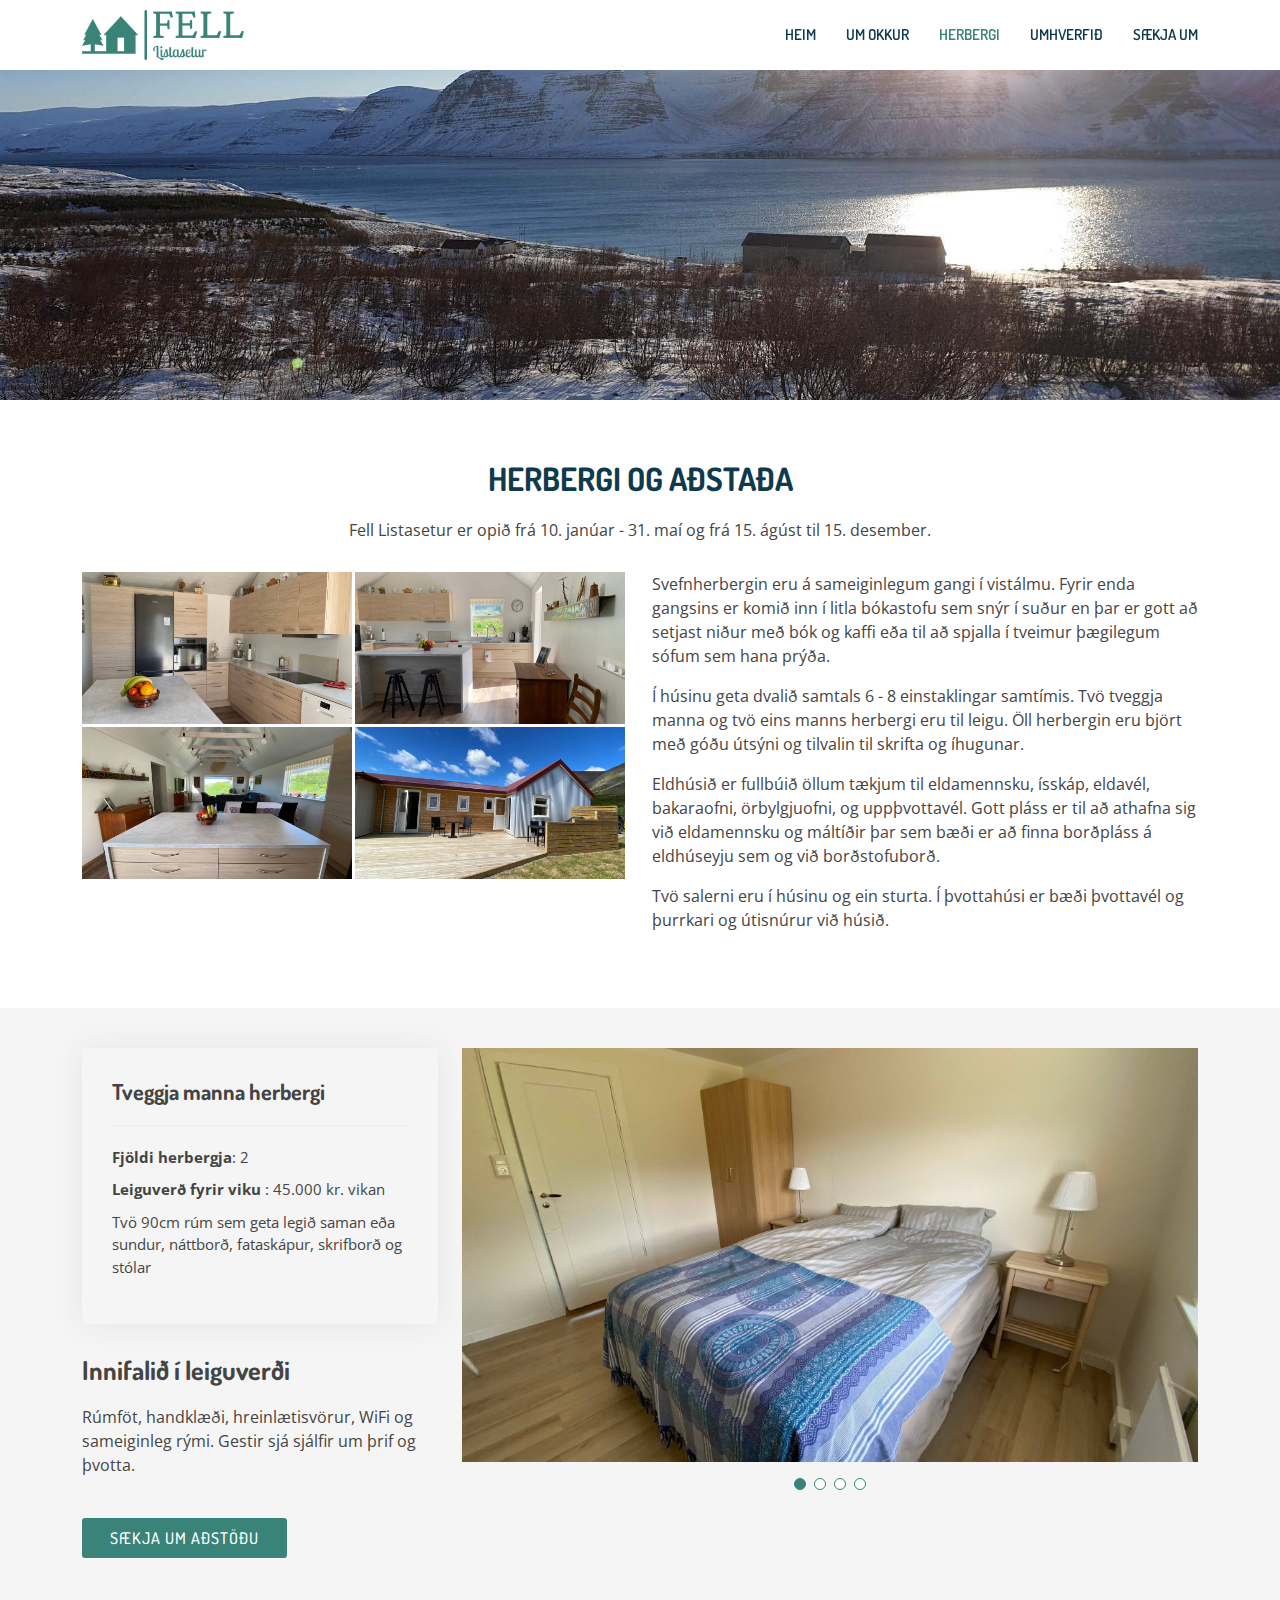
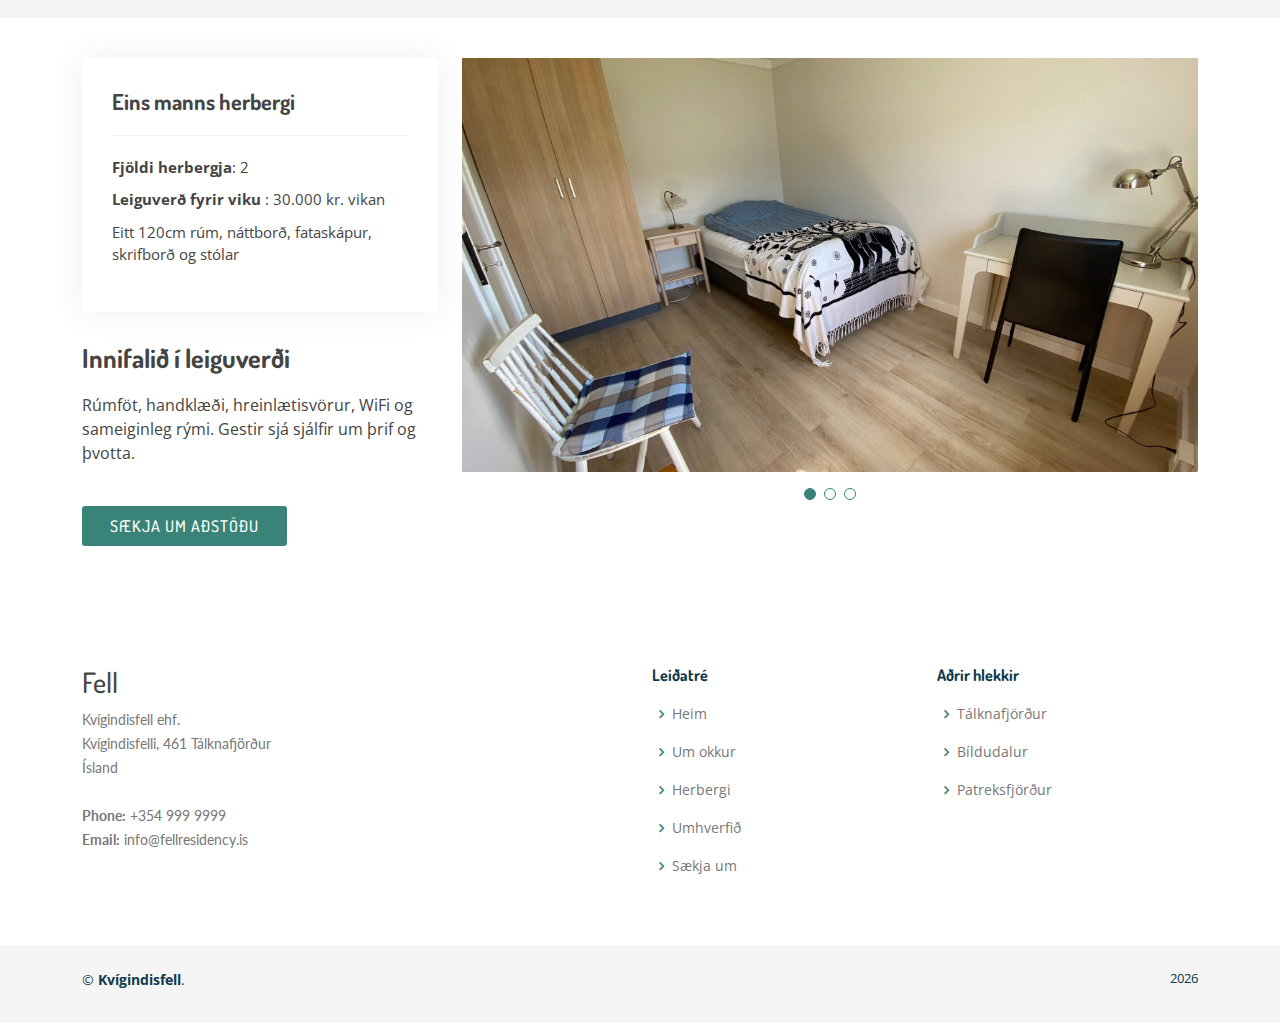
<file: rooms.html>
<!DOCTYPE html>
<html lang="is">

<head>
  <meta charset="utf-8">
  <meta content="width=device-width, initial-scale=1.0" name="viewport">

  <title>Fell - Herbergi</title>
  <meta content="" name="description">
  <meta content="" name="keywords">

  <!-- Favicons -->
  <link href="assets/img/favicon.png" rel="icon">
  <link href="assets/img/apple-touch-icon.png" rel="apple-touch-icon">

  <!-- Google Fonts -->
  <link href="https://fonts.googleapis.com/css?family=Open+Sans:300,300i,400,400i,600,600i,700,700i|Dosis:300,400,500,,600,700,700i|Lato:300,300i,400,400i,700,700i" rel="stylesheet">

  <!-- Vendor CSS Files -->
  <link href="assets/vendor/bootstrap/css/bootstrap.min.css" rel="stylesheet">
  <link href="assets/vendor/bootstrap-icons/bootstrap-icons.css" rel="stylesheet">
  <link href="assets/vendor/boxicons/css/boxicons.min.css" rel="stylesheet">
  <link href="assets/vendor/glightbox/css/glightbox.min.css" rel="stylesheet">
  <link href="assets/vendor/swiper/swiper-bundle.min.css" rel="stylesheet">

  <!-- Template Main CSS File -->
  <link href="assets/css/style.css" rel="stylesheet">

  <!-- =======================================================
  * Template Name: Butterfly - v4.9.1
  * Template URL: https://bootstrapmade.com/butterfly-free-bootstrap-theme/
  * Author: BootstrapMade.com
  * License: https://bootstrapmade.com/license/
  ======================================================== -->
</head>

<body>

  <!-- ======= Header ======= -->
  <header id="header" class="fixed-top">
    <div class="container d-flex align-items-center justify-content-between">

      <a href="index.html" class="logo"><img src="assets/img/logo-no-background.png" alt="" class="img-fluid"></a>
      <!-- Uncomment below if you prefer to use text as a logo -->
      <!-- <h1 class="logo"><a href="index.html">Butterfly</a></h1> -->

      <nav id="navbar" class="navbar">
        <ul>
          <li><a class="nav-link scrollto" href="./index.html">Heim</a></li>
          <li><a class="nav-link scrollto" href="./about-us.html">Um okkur</a></li>
          <li><a class="nav-link scrollto active" href="./rooms.html">Herbergi</a></li>
          <li><a class="nav-link scrollto " href="./location.html">Umhverfið</a></li>
          <li><a class="nav-link scrollto" href="./book.html">Sækja um</a></li>
          <!-- <li><a class="nav-link scrollto" href="#team">Team</a></li>
          <li class="dropdown"><a href="#"><span>Drop Down</span> <i class="bi bi-chevron-down"></i></a>
            <ul>
              <li><a href="#">Drop Down 1</a></li>
              <li class="dropdown"><a href="#"><span>Deep Drop Down</span> <i class="bi bi-chevron-right"></i></a>
                <ul>
                  <li><a href="#">Deep Drop Down 1</a></li>
                  <li><a href="#">Deep Drop Down 2</a></li>
                  <li><a href="#">Deep Drop Down 3</a></li>
                  <li><a href="#">Deep Drop Down 4</a></li>
                  <li><a href="#">Deep Drop Down 5</a></li>
                </ul>
              </li>
              <li><a href="#">Drop Down 2</a></li>
              <li><a href="#">Drop Down 3</a></li>
              <li><a href="#">Drop Down 4</a></li>
            </ul>
          </li>
          <li><a class="nav-link scrollto" href="#contact">Contact</a></li> -->
        </ul>
        <i class="bi bi-list mobile-nav-toggle"></i>
      </nav><!-- .navbar -->

    </div>
  </header><!-- End Header -->


  <main id="main">

    <section id="top-rooms" class="top-rooms">
      <div class="container">

      </div>
    </section>

     <!-- ======= Gallery Section ======= -->
     <section id="gallery" class="gallery">
      <div class="container">

        <div class="section-title">
          <h2>Herbergi og aðstaða</h2>
          <p>Fell Listasetur er opið frá 10. janúar - 31. maí og frá 15. ágúst til 15. desember.</p>
        </div>

        <div class="row">
          <div class="col-lg-6 col-md-6">
            <div class="row g-0">

              <div class=col-lg-6 col-md-6>
                <div class="gallery-item">
                  <a href="assets/img/fell/kitchen1.jpg" class="galleery-lightbox" data-gallery="gallery-item">
                    <img src="assets/img/fell/kitchen1.jpg" alt="" class="img-fluid">
                  </a>
                </div>
              </div>
    
              <div class=col-lg-6 col-md-6>
                <div class="gallery-item">
                  <a href="assets/img/fell/kitchen2.jpg" class="galleery-lightbox" data-gallery="gallery-item">
                    <img src="assets/img/fell/kitchen2.jpg" alt="" class="img-fluid">
                  </a>
                </div>
              </div>
    
              <div class=col-lg-6 col-md-6>
                <div class="gallery-item">
                  <a href="assets/img/fell/kitchen3.jpg" class="galleery-lightbox" data-gallery="gallery-item">
                    <img src="assets/img/fell/kitchen3.jpg" alt="" class="img-fluid">
                  </a>
                </div>
              </div>
    
              <!-- <div class=col-lg-6 col-md-6>
                <div class="gallery-item">
                  <a href="assets/img/fell/outside1.jpg" class="galleery-lightbox" data-gallery="gallery-item">
                    <img src="assets/img/fell/outside1.jpg" alt="" class="img-fluid">
                  </a>
                </div>
              </div> -->
    
              <div class=col-lg-6 col-md-6>
                <div class="gallery-item">
                  <a href="assets/img/fell/outside2.jpg" class="galleery-lightbox" data-gallery="gallery-item">
                    <img src="assets/img/fell/outside2.jpg" alt="" class="img-fluid">
                  </a>
                </div>
              </div>
    
              <!-- <div class=col-lg-6 col-md-6>
                <div class="gallery-item">
                  <a href="assets/img/fell/room11.jpg" class="galleery-lightbox" data-gallery="gallery-item">
                    <img src="assets/img/fell/room11.jpg" alt="" class="img-fluid">
                  </a>
                </div>
              </div> -->
    
              <!-- <div class=col-lg-6 col-md-6>
                <div class="gallery-item">
                  <a href="assets/img/fell/room12.jpg" class="galleery-lightbox" data-gallery="gallery-item">
                    <img src="assets/img/fell/room12.jpg" alt="" class="img-fluid">
                  </a>
                </div>
              </div> -->
    
              <!-- <div class=col-lg-6 col-md-6>
                <div class="gallery-item">
                  <a href="assets/img/fell/room13.jpg" class="galleery-lightbox" data-gallery="gallery-item">
                    <img src="assets/img/fell/room13.jpg" alt="" class="img-fluid">
                  </a>
                </div>
              </div> -->
    
              <!-- <div class=col-lg-6 col-md-6>
                <div class="gallery-item">
                  <a href="assets/img/fell/room21.jpg" class="galleery-lightbox" data-gallery="gallery-item">
                    <img src="assets/img/fell/room21.jpg" alt="" class="img-fluid">
                  </a>
                </div>
              </div> -->
    
              <!-- <div class=col-lg-6 col-md-6>
                <div class="gallery-item">
                  <a href="assets/img/fell/room22.jpg" class="galleery-lightbox" data-gallery="gallery-item">
                    <img src="assets/img/fell/room22.jpg" alt="" class="img-fluid">
                  </a>
                </div>
              </div> -->
    
              <!-- <div class=col-lg-6 col-md-6>
                <div class="gallery-item">
                  <a href="assets/img/fell/room23.jpg" class="galleery-lightbox" data-gallery="gallery-item">
                    <img src="assets/img/fell/room23.jpg" alt="" class="img-fluid">
                  </a>
                </div>
              </div> -->
    
              <!-- <div class=col-lg-6 col-md-6>
                <div class="gallery-item">
                  <a href="assets/img/fell/room31.jpg" class="galleery-lightbox" data-gallery="gallery-item">
                    <img src="assets/img/fell/room31.jpg" alt="" class="img-fluid">
                  </a>
                </div>
              </div> -->
    
              <!-- <div class=col-lg-6 col-md-6>
                <div class="gallery-item">
                  <a href="assets/img/fell/room32.jpg" class="galleery-lightbox" data-gallery="gallery-item">
                    <img src="assets/img/fell/room32.jpg" alt="" class="img-fluid">
                  </a>
                </div>
              </div> -->
    
              <!-- <div class=col-lg-6 col-md-6>
                <div class="gallery-item">
                  <a href="assets/img/fell/room41.jpg" class="galleery-lightbox" data-gallery="gallery-item">
                    <img src="assets/img/fell/room41.jpg" alt="" class="img-fluid">
                  </a>
                </div>
              </div> -->
    
            </div>
          </div>
          <div class="col-lg-6 col-md-6">
            <p>Svefnherbergin eru á sameiginlegum gangi í vistálmu. Fyrir enda gangsins er komið inn í litla bókastofu sem snýr í suður en þar er gott að setjast
              niður með bók og kaffi eða til að spjalla í tveimur þægilegum sófum sem hana prýða.</p>
              
              <p>Í húsinu geta dvalið samtals 6 - 8 einstaklingar samtímis. Tvö tveggja manna og tvö eins manns herbergi eru til leigu. Öll herbergin eru björt með góðu útsýni og tilvalin til skrifta og íhugunar.</p>
              
              <p>Eldhúsið er fullbúið öllum tækjum til eldamennsku, ísskáp, eldavél, bakaraofni, örbylgjuofni,
              og uppþvottavél. Gott pláss er til að athafna sig við eldamennsku og máltíðir þar sem bæði
              er að finna borðpláss á eldhúseyju sem og við borðstofuborð.</p>
              <p>Tvö salerni eru í húsinu og ein sturta. Í þvottahúsi er bæði þvottavél og þurrkari og útisnúrur
              við húsið.</p>
          </div>
        </div>

      </div>
    </section><!-- End Gallery Section -->

         <!-- ======= Portfolio Details Section ======= -->
         <section id="portfolio-details" class="portfolio-details section-bg">
          <div class="container">
    
            <div class="row gy-4">
    
              
    
              <div class="col-lg-4">
                <div class="portfolio-info">
                  <h3>Tveggja manna herbergi</h3>
                  <ul>
                    <li><strong>Fjöldi herbergja</strong>: 2</li>
                    <li><strong>Leiguverð fyrir viku </strong>: 45.000 kr. vikan</li>
                    <li>Tvö 90cm rúm sem geta legið saman eða sundur, náttborð, fataskápur, skrifborð og stólar</li>
                  </ul>
                </div>
                <div class="portfolio-description">
                  <h2>Innifalið í leiguverði</h2>
                  <p>
                    Rúmföt, handklæði, hreinlætisvörur, WiFi og sameiginleg rými. Gestir sjá sjálfir um þrif og þvotta.
                  </p>
                  <a href="./book.html" class="btn-get-started scrollto">Sækja um aðstöðu</a>
                </div>
              </div>

              <div class="col-lg-8">
                <div class="portfolio-details-slider swiper">
                  <div class="swiper-wrapper align-items-center">
    
                    <div class="swiper-slide">
                      <img src="assets/img/fell/room12.jpg" alt="">
                    </div>
    
                    <div class="swiper-slide">
                      <img src="assets/img/fell/room21.jpg" alt="">
                    </div>
    
                    <div class="swiper-slide">
                      <img src="assets/img/fell/room11.jpg" alt="">
                    </div>

                    <div class="swiper-slide">
                      <img src="assets/img/fell/room23.jpg" alt="">
                    </div>
    
                  </div>
                  <div class="swiper-pagination"></div>
                </div>
                
              </div>
    
            </div>
    
          </div>
        </section><!-- End Portfolio Details Section -->

         <!-- ======= Portfolio Details Section ======= -->
         <section id="portfolio-details" class="portfolio-details">
          <div class="container">
    
            <div class="row gy-4">
    
              <div class="col-lg-4">
                <div class="portfolio-info">
                  <h3>Eins manns herbergi</h3>
                  <ul>
                    <li><strong>Fjöldi herbergja</strong>: 2</li>
                    <li><strong>Leiguverð fyrir viku </strong>: 30.000 kr. vikan</li>
                    <li>Eitt 120cm rúm, náttborð, fataskápur, skrifborð og stólar</li>
                  </ul>
                </div>
                <div class="portfolio-description">
                  <h2>Innifalið í leiguverði</h2>
                  <p>
                    Rúmföt, handklæði, hreinlætisvörur, WiFi og sameiginleg rými. Gestir sjá sjálfir um þrif og þvotta.
                  </p>
                  <a href="./book.html" class="btn-get-started scrollto">Sækja um aðstöðu</a>
                </div>
              </div>

              <div class="col-lg-8">
                <div class="portfolio-details-slider swiper">
                  <div class="swiper-wrapper align-items-center">
    
                    <div class="swiper-slide">
                      <img src="assets/img/fell/room31.jpg" alt="">
                    </div>
    
                    <div class="swiper-slide">
                      <img src="assets/img/fell/room32.jpg" alt="">
                    </div>
    
                    <div class="swiper-slide">
                      <img src="assets/img/fell/room41.jpg" alt="">
                    </div>
    
                  </div>
                  <div class="swiper-pagination"></div>
                </div>
                
              </div>
    
              
    
            </div>
    
          </div>
        </section><!-- End Portfolio Details Section -->

    <!-- <section id="services" class="services section-bg">
      <div class="container">

        <div class="section-title">
          <h2>Leigutími og verð</h2>      
        </div>

        <div class="row justify-content-center">
          <div class="col-lg-6">
              <p>Leiguverð fyrir vikudvöl er sem hér segir:
              <br/>Eins manns herbergi: 30.000 kr. eða 220 EUR
              <br/>Tveggja manna herbergi 45.000 kr. eða 325 EUR</p>
              <p>Ef dvöl fer yfir fjórar vikur er leiguverð sem hér segir:
                <br/>Eins manns herbergi: 25.000 kr. eða 180 EUR
                <br/>Tveggja manna herbergi 40.000 kr. eða 290 EUR</p>
          </div>
        </div>
      </div>
    </section> -->

  </main><!-- End #main -->

  <!-- ======= Footer ======= -->
  <footer id="footer">

    <div class="footer-top">
      <div class="container">
        <div class="row">

          <div class="col-lg-6 col-md-6 footer-contact">
            <h3>Fell</h3>
            <p>
              Kvígindisfell ehf. <br>
              Kvígindisfelli, 461 Tálknafjörður<br>
              Ísland<br><br>
              <strong>Phone:</strong> +354 999 9999<br>
              <strong>Email:</strong> info@fellresidency.is<br>
            </p>
          </div>

          <div class="col-lg-3 col-md-3 footer-links">
            <h4>Leiðatré</h4>
            <ul>
              <li><i class="bx bx-chevron-right"></i> <a href="./index.html">Heim</a></li>
              <li><i class="bx bx-chevron-right"></i> <a href="./about-us.html">Um okkur</a></li>
              <li><i class="bx bx-chevron-right"></i> <a href="./rooms.html">Herbergi</a></li>
              <li><i class="bx bx-chevron-right"></i> <a href="./location.html">Umhverfið</a></li>
              <li><i class="bx bx-chevron-right"></i> <a href="./book.html">Sækja um</a></li>
            </ul>
          </div>

          <div class="col-lg-3 col-md-3 footer-links">
            <h4>Aðrir hlekkir</h4>
            <ul>
              <li><i class="bx bx-chevron-right"></i> <a href="https://www.westfjords.is/en/destinations/towns/talknafjordur">Tálknafjörður</a></li>
              <li><i class="bx bx-chevron-right"></i> <a href="https://www.westfjords.is/en/destinations/towns/bildudalur">Bíldudalur</a></li>
              <li><i class="bx bx-chevron-right"></i> <a href="https://www.westfjords.is/en/destinations/towns/patreksfjordur">Patreksfjörður</a></li>
            </ul>
          </div>

        </div>
      </div>
    </div>

    <div class="container py-4">
      <div class="copyright">
        &copy;  <strong><span>Kvígindisfell</span></strong>.
      </div>
      <div class="credits">
        <script>document.write(new Date().getFullYear())</script></a>
      </div>
    </div>
  </footer><!-- End Footer -->

  <a href="#" class="back-to-top d-flex align-items-center justify-content-center"><i class="bi bi-arrow-up-short"></i></a>

  <!-- Vendor JS Files -->
  <script src="assets/vendor/purecounter/purecounter_vanilla.js"></script>
  <script src="assets/vendor/bootstrap/js/bootstrap.bundle.min.js"></script>
  <script src="assets/vendor/glightbox/js/glightbox.min.js"></script>
  <script src="assets/vendor/isotope-layout/isotope.pkgd.min.js"></script>
  <script src="assets/vendor/swiper/swiper-bundle.min.js"></script>
  <script src="assets/vendor/php-email-form/validate.js"></script>

  <!-- Template Main JS File -->
  <script src="assets/js/main.js"></script>

</body>

</html>
</file>
<file: assets/css/style.css>
/*--------------------------------------------------------------
# General
--------------------------------------------------------------*/
body {
  font-family: "Open Sans", sans-serif;
  color: #444444;
}

a {
  text-decoration: none;
  color: #398378;
}

a:hover {
  color: #285c58;
  text-decoration: none;
}

h1,
h2,
h3,
h4,
h5,
h6 {
  font-family: "Dosis", sans-serif;
}

/*--------------------------------------------------------------
# Back to top button
--------------------------------------------------------------*/
.back-to-top {
  position: fixed;
  visibility: hidden;
  opacity: 0;
  right: 15px;
  bottom: 15px;
  z-index: 996;
  background: #398378;
  width: 40px;
  height: 40px;
  border-radius: 4px;
  transition: all 0.4s;
}

.back-to-top i {
  font-size: 28px;
  color: #fff;
  line-height: 0;
}

.back-to-top:hover {
  background: #285c58;
  color: #fff;
}

.back-to-top.active {
  visibility: visible;
  opacity: 1;
}

/*--------------------------------------------------------------
# Header
--------------------------------------------------------------*/
#header {
  background: #fff;
  transition: all 0.5s;
  z-index: 997;
  padding: 10px 0;
  box-shadow: 0px 2px 15px rgba(0, 0, 0, 0.05);
}

#header .logo {
  font-size: 28px;
  margin: 0;
  padding: 0;
  line-height: 1;
  font-weight: 700;
  letter-spacing: 1px;
  text-transform: uppercase;
  font-family: "Lato", sans-serif;
}

#header .logo a {
  color: #0f394c;
}

#header .logo img {
  max-height: 50px;
}

/*--------------------------------------------------------------
# Navigation Menu
--------------------------------------------------------------*/
/**
* Desktop Navigation 
*/
.navbar {
  padding: 0;
}

.navbar ul {
  margin: 0;
  padding: 0;
  display: flex;
  list-style: none;
  align-items: center;
}

.navbar li {
  position: relative;
}

.navbar a,
.navbar a:focus {
  display: flex;
  align-items: center;
  justify-content: space-between;
  padding: 10px 0 10px 30px;
  font-family: "Dosis", sans-serif;
  font-size: 15px;
  font-weight: 600;
  color: #0f394c;
  white-space: nowrap;
  transition: 0.3s;
  text-transform: uppercase;
}

.navbar a i,
.navbar a:focus i {
  font-size: 12px;
  line-height: 0;
  margin-left: 5px;
}

.navbar a:hover,
.navbar .active,
.navbar .active:focus,
.navbar li:hover>a {
  color: #398378;
}

.navbar .dropdown ul {
  display: block;
  position: absolute;
  left: 14px;
  top: calc(100% + 30px);
  margin: 0;
  padding: 10px 0;
  z-index: 99;
  opacity: 0;
  visibility: hidden;
  background: #fff;
  box-shadow: 0px 0px 30px rgba(127, 137, 161, 0.25);
  transition: 0.3s;
}

.navbar .dropdown ul li {
  min-width: 200px;
}

.navbar .dropdown ul a {
  padding: 10px 20px;
  font-size: 15px;
  text-transform: none;
  font-weight: 500;
}

.navbar .dropdown ul a i {
  font-size: 12px;
}

.navbar .dropdown ul a:hover,
.navbar .dropdown ul .active:hover,
.navbar .dropdown ul li:hover>a {
  color: #398378;
}

.navbar .dropdown:hover>ul {
  opacity: 1;
  top: 100%;
  visibility: visible;
}

.navbar .dropdown .dropdown ul {
  top: 0;
  left: calc(100% - 30px);
  visibility: hidden;
}

.navbar .dropdown .dropdown:hover>ul {
  opacity: 1;
  top: 0;
  left: 100%;
  visibility: visible;
}

@media (max-width: 1366px) {
  .navbar .dropdown .dropdown ul {
    left: -90%;
  }

  .navbar .dropdown .dropdown:hover>ul {
    left: -100%;
  }
}

/**
* Mobile Navigation 
*/
.mobile-nav-toggle {
  color: #0f394c;
  font-size: 28px;
  cursor: pointer;
  display: none;
  line-height: 0;
  transition: 0.5s;
}

.mobile-nav-toggle.bi-x {
  color: #fff;
}

@media (max-width: 991px) {
  .mobile-nav-toggle {
    display: block;
  }

  .navbar ul {
    display: none;
  }
}

.navbar-mobile {
  position: fixed;
  overflow: hidden;
  top: 0;
  right: 0;
  left: 0;
  bottom: 0;
  background: rgba(7, 25, 33, 0.9);
  transition: 0.3s;
  z-index: 999;
}

.navbar-mobile .mobile-nav-toggle {
  position: absolute;
  top: 15px;
  right: 15px;
}

.navbar-mobile ul {
  display: block;
  position: absolute;
  top: 55px;
  right: 15px;
  bottom: 15px;
  left: 15px;
  padding: 10px 0;
  background-color: #fff;
  overflow-y: auto;
  transition: 0.3s;
}

.navbar-mobile a,
.navbar-mobile a:focus {
  padding: 10px 20px;
  font-size: 15px;
  color: #0f394c;
}

.navbar-mobile a:hover,
.navbar-mobile .active,
.navbar-mobile li:hover>a {
  color: #398378;
}

.navbar-mobile .getstarted,
.navbar-mobile .getstarted:focus {
  margin: 15px;
}

.navbar-mobile .dropdown ul {
  position: static;
  display: none;
  margin: 10px 20px;
  padding: 10px 0;
  z-index: 99;
  opacity: 1;
  visibility: visible;
  background: #fff;
  box-shadow: 0px 0px 30px rgba(127, 137, 161, 0.25);
}

.navbar-mobile .dropdown ul li {
  min-width: 200px;
}

.navbar-mobile .dropdown ul a {
  padding: 10px 20px;
}

.navbar-mobile .dropdown ul a i {
  font-size: 12px;
}

.navbar-mobile .dropdown ul a:hover,
.navbar-mobile .dropdown ul .active:hover,
.navbar-mobile .dropdown ul li:hover>a {
  color: #398378;
}

.navbar-mobile .dropdown>.dropdown-active {
  display: block;
}

/*--------------------------------------------------------------
# Hero Section
--------------------------------------------------------------*/
#hero {
  width: 100%;
  height: 80vh;
  background: url(../img/fell.jpg);
  background-position: top;
  background-size: cover;
  margin-top: 60px;
}

#hero .container {
  padding: 20px;
  margin-top: 100px;
  background-color: rgba(255, 255, 255, 0.8);
}

#hero h1 {
  margin: 0;
  font-size: 42px;
  font-weight: 700;
  line-height: 56px;
  color: #0f394c;
  text-transform: uppercase;
  text-align: center;
}

#hero h2 {
  color: #0f394c;
  margin: 10px 0 0 0;
  font-size: 28px;
  text-align: center;
}

/* #hero .btn-get-started { */
.btn-get-started {
  font-family: "Dosis", sans-serif;
  font-weight: 500;
  font-size: 16px;
  letter-spacing: 1px;
  display: inline-block;
  padding: 8px 28px;
  border-radius: 3px;
  transition: 0.5s;
  margin-top: 25px;
  color: #fff;
  background: #398378;
  text-transform: uppercase;
}

/* #hero .btn-get-started:hover { */
 .btn-get-started:hover {
  background: #285c58;
  color:white;
}

@media (max-width: 991px) {
  #hero {
    height: 100vh;
    text-align: center;
  }

  #hero .hero-img img {
    width: 50%;
  }
}

@media (max-width: 768px) {
  #hero h1 {
    font-size: 28px;
    line-height: 36px;
  }

  #hero h2 {
    font-size: 18px;
    line-height: 24px;
  }

  #hero .hero-img img {
    width: 80%;
  }
}

/*--------------------------------------------------------------
# Sections General
--------------------------------------------------------------*/
section {
  padding: 60px 0;
  overflow: hidden;
}

.section-bg {
  background-color: #f5f5f5;
}

.section-title {
  text-align: center;
  padding-bottom: 30px;
}

.section-title h2 {
  font-size: 32px;
  font-weight: bold;
  text-transform: uppercase;
  margin-bottom: 20px;
  padding-bottom: 0;
  color: #0f394c;
}

.section-title p {
  margin-bottom: 0;
}

/*--------------------------------------------------------------
# About
--------------------------------------------------------------*/
.about .icon-boxes h3 {
  font-size: 28px;
  font-weight: 700;
  color: #0f394c;
  margin-bottom: 15px;
}

.about .icon-box {
  margin-top: 40px;
}

.about .icon-box .icon {
  float: left;
  display: flex;
  align-items: center;
  justify-content: center;
  width: 64px;
  height: 64px;
  border: 2px solid #285c58;
  border-radius: 50px;
  transition: 0.5s;
}

.about .icon-box .icon i {
  color: #398378;
  font-size: 32px;
}

.about .icon-box:hover .icon {
  background: #398378;
  border-color: #398378;
}

.about .icon-box:hover .icon i {
  color: #fff;
}

.about .icon-box .title {
  margin-left: 85px;
  font-weight: 700;
  margin-bottom: 10px;
  font-size: 18px;
}

.about .icon-box .title a {
  color: #343a40;
  transition: 0.3s;
}

.about .icon-box .title a:hover {
  color: #398378;
}

.about .icon-box .description {
  margin-left: 85px;
  line-height: 24px;
  font-size: 14px;
}

.about .video-box {
  background: url("../img/about.jpg") center center no-repeat;
  background-size: cover;
  min-height: 500px;
}

@media (min-width: 1200px) {
  .about .video-box {
    margin-left: 15px;
    margin-right: -15px;
  }
}

.about .play-btn {
  width: 94px;
  height: 94px;
  background: radial-gradient(#398378 50%, rgba(73, 181, 231, 0.4) 52%);
  border-radius: 50%;
  display: block;
  position: absolute;
  left: calc(50% - 47px);
  top: calc(50% - 47px);
  overflow: hidden;
}

.about .play-btn::after {
  content: "";
  position: absolute;
  left: 50%;
  top: 50%;
  transform: translateX(-40%) translateY(-50%);
  width: 0;
  height: 0;
  border-top: 10px solid transparent;
  border-bottom: 10px solid transparent;
  border-left: 15px solid #fff;
  z-index: 100;
  transition: all 400ms cubic-bezier(0.55, 0.055, 0.675, 0.19);
}

.about .play-btn::before {
  content: "";
  position: absolute;
  width: 120px;
  height: 120px;
  -webkit-animation-delay: 0s;
  animation-delay: 0s;
  -webkit-animation: pulsate-btn 2s;
  animation: pulsate-btn 2s;
  -webkit-animation-direction: forwards;
  animation-direction: forwards;
  -webkit-animation-iteration-count: infinite;
  animation-iteration-count: infinite;
  -webkit-animation-timing-function: steps;
  animation-timing-function: steps;
  opacity: 1;
  border-radius: 50%;
  border: 5px solid rgba(73, 181, 231, 0.7);
  top: -15%;
  left: -15%;
  background: rgba(198, 16, 0, 0);
}

.about .play-btn:hover::after {
  border-left: 15px solid #398378;
  transform: scale(20);
}

.about .play-btn:hover::before {
  content: "";
  position: absolute;
  left: 50%;
  top: 50%;
  transform: translateX(-40%) translateY(-50%);
  width: 0;
  height: 0;
  border: none;
  border-top: 10px solid transparent;
  border-bottom: 10px solid transparent;
  border-left: 15px solid #fff;
  z-index: 200;
  -webkit-animation: none;
  animation: none;
  border-radius: 0;
}

@-webkit-keyframes pulsate-btn {
  0% {
    transform: scale(0.6, 0.6);
    opacity: 1;
  }

  100% {
    transform: scale(1, 1);
    opacity: 0;
  }
}

@keyframes pulsate-btn {
  0% {
    transform: scale(0.6, 0.6);
    opacity: 1;
  }

  100% {
    transform: scale(1, 1);
    opacity: 0;
  }
}

/*--------------------------------------------------------------
# Counts
--------------------------------------------------------------*/
.counts {
  background: url("../img/fell-grey.jpg") center center no-repeat;
  background-size: cover;
  padding: 80px 0 60px 0;
  position: relative;
}

.counts::before {
  content: "";
  position: absolute;
  background: rgba(255, 255, 255, 0.8);
  left: 0;
  right: 0;
  top: 0;
  bottom: 0;
}

.counts .title {
  position: relative;
  color: #0f394c;
  margin-bottom: 40px;
}

.counts .title h3 {
  font-size: 36px;
  font-weight: 700;
}

.counts .counters span {
  font-size: 44px;
  font-weight: 700;
  display: block;
  color: #398378;
  font-family: "Dosis", sans-serif;
}

.counts .counters p {
  padding: 0;
  margin: 0 0 20px 0;
  font-size: 15px;
  color: #444444;
}

@media (min-width: 1200px) {
  .counts {
    background-attachment: fixed;
  }
}

/*--------------------------------------------------------------
# Clients
--------------------------------------------------------------*/
.clients .clients-wrap {
  border-top: 1px solid #eee;
  border-left: 1px solid #eee;
}

.clients .client-logo {
  padding: 30px;
  display: flex;
  justify-content: center;
  align-items: center;
  border-right: 1px solid #eee;
  border-bottom: 1px solid #eee;
  overflow: hidden;
  background: #fff;
  height: 120px;
}

.clients .client-logo img {
  height: 50%;
  filter: grayscale(100%);
  transition: 0.3s;
}

.clients .client-logo:hover img {
  filter: none;
  transform: scale(1.2);
}

.clients img {
  transition: all 0.4s ease-in-out;
}

/*--------------------------------------------------------------
# Services
--------------------------------------------------------------*/
.services .icon-box {
  padding: 30px;
  position: relative;
  overflow: hidden;
  border-radius: 10px;
  margin: 0 10px 40px 10px;
  background: #fff;
  box-shadow: 0 10px 29px 0 rgba(68, 88, 144, 0.1);
  transition: all 0.3s ease-in-out;
}

.services .icon-box:hover {
  transform: translateY(-5px);
}

.services .icon {
  position: absolute;
  left: -20px;
  top: calc(50% - 30px);
}

.services .icon i {
  font-size: 64px;
  line-height: 1;
  transition: 0.5s;
}

.services .title {
  margin-left: 40px;
  font-weight: 700;
  margin-bottom: 15px;
  font-size: 18px;
}

.services .title a {
  color: #111;
}

.services .icon-box:hover .title a {
  color: #398378;
}

.services .description {
  font-size: 14px;
  margin-left: 40px;
  line-height: 24px;
  margin-bottom: 0;
}

/*--------------------------------------------------------------
# Portfolio
--------------------------------------------------------------*/
.portfolio .portfolio-item {
  margin-bottom: 30px;
}

.portfolio #portfolio-flters {
  padding: 0;
  margin: 0 auto 10px auto;
  list-style: none;
  text-align: center;
  border-radius: 50px;
  padding: 2px 15px;
}

.portfolio #portfolio-flters li {
  cursor: pointer;
  display: inline-block;
  padding: 10px 15px;
  font-size: 14px;
  font-weight: 600;
  line-height: 1;
  text-transform: uppercase;
  color: #444444;
  margin-bottom: 10px;
  transition: all 0.3s ease-in-out;
}

.portfolio #portfolio-flters li:hover,
.portfolio #portfolio-flters li.filter-active {
  color: #398378;
}

.portfolio #portfolio-flters li:last-child {
  margin-right: 0;
}

.portfolio .portfolio-wrap {
  transition: 0.3s;
  position: relative;
  overflow: hidden;
  z-index: 1;
  background: rgba(255, 255, 255, 0.6);
}

.portfolio .portfolio-wrap::before {
  content: "";
  background: rgba(255, 255, 255, 0.6);
  position: absolute;
  left: 30px;
  right: 30px;
  top: 30px;
  bottom: 30px;
  transition: all ease-in-out 0.3s;
  z-index: 2;
  opacity: 0;
}

.portfolio .portfolio-wrap .portfolio-info {
  opacity: 0;
  position: absolute;
  top: 0;
  left: 0;
  right: 0;
  bottom: 0;
  text-align: center;
  z-index: 3;
  transition: all ease-in-out 0.3s;
  display: flex;
  flex-direction: column;
  justify-content: center;
  align-items: center;
}

.portfolio .portfolio-wrap .portfolio-info::before {
  display: block;
  content: "";
  width: 48px;
  height: 48px;
  position: absolute;
  top: 35px;
  left: 35px;
  border-top: 3px solid #bdc6ca;
  border-left: 3px solid #bdc6ca;
  transition: all 0.5s ease 0s;
  z-index: 9994;
}

.portfolio .portfolio-wrap .portfolio-info::after {
  display: block;
  content: "";
  width: 48px;
  height: 48px;
  position: absolute;
  bottom: 35px;
  right: 35px;
  border-bottom: 3px solid #bdc6ca;
  border-right: 3px solid #bdc6ca;
  transition: all 0.5s ease 0s;
  z-index: 9994;
}

.portfolio .portfolio-wrap .portfolio-info h4 {
  font-size: 20px;
  color: #0f394c;
  font-weight: 600;
}

.portfolio .portfolio-wrap .portfolio-info p {
  color: #0f394c;
  font-size: 14px;
  text-transform: uppercase;
  padding: 0;
  margin: 0;
}

.portfolio .portfolio-wrap .portfolio-links {
  text-align: center;
  z-index: 4;
}

.portfolio .portfolio-wrap .portfolio-links a {
  color: #398378;
  margin: 0 2px;
  font-size: 28px;
  display: inline-block;
  transition: 0.3s;
}

.portfolio .portfolio-wrap .portfolio-links a:hover {
  color: #8dd0f0;
}

.portfolio .portfolio-wrap:hover::before {
  top: 0;
  left: 0;
  right: 0;
  bottom: 0;
  opacity: 1;
}

.portfolio .portfolio-wrap:hover .portfolio-info {
  opacity: 1;
}

.portfolio .portfolio-wrap:hover .portfolio-info::before {
  top: 15px;
  left: 15px;
}

.portfolio .portfolio-wrap:hover .portfolio-info::after {
  bottom: 15px;
  right: 15px;
}

/*--------------------------------------------------------------
# Portfolio Details
--------------------------------------------------------------*/
.portfolio-details {
  padding-top: 40px;
}

.portfolio-details .portfolio-details-slider img {
  width: 100%;
}

.portfolio-details .portfolio-details-slider .swiper-pagination {
  margin-top: 20px;
  position: relative;
}

.portfolio-details .portfolio-details-slider .swiper-pagination .swiper-pagination-bullet {
  width: 12px;
  height: 12px;
  background-color: #fff;
  opacity: 1;
  border: 1px solid #398378;
}

.portfolio-details .portfolio-details-slider .swiper-pagination .swiper-pagination-bullet-active {
  background-color: #398378;
}

.portfolio-details .portfolio-info {
  padding: 30px;
  box-shadow: 0px 0 30px rgba(15, 57, 76, 0.08);
}

.portfolio-details .portfolio-info h3 {
  font-size: 22px;
  font-weight: 700;
  margin-bottom: 20px;
  padding-bottom: 20px;
  border-bottom: 1px solid #eee;
}

.portfolio-details .portfolio-info ul {
  list-style: none;
  padding: 0;
  font-size: 15px;
}

.portfolio-details .portfolio-info ul li+li {
  margin-top: 10px;
}

.portfolio-details .portfolio-description {
  padding-top: 30px;
}

.portfolio-details .portfolio-description h2 {
  font-size: 26px;
  font-weight: 700;
  margin-bottom: 20px;
}

.portfolio-details .portfolio-description p {
  padding: 0;
}

/*--------------------------------------------------------------
# Testimonials
--------------------------------------------------------------*/
.testimonials {
  padding: 80px 0;
  background: url("../img/cta-bg.jpg") no-repeat;
  background-position: center center;
  background-size: cover;
  position: relative;
}

.testimonials::before {
  content: "";
  position: absolute;
  left: 0;
  right: 0;
  top: 0;
  bottom: 0;
  background: rgba(11, 41, 55, 0.9);
}

.testimonials .section-header {
  margin-bottom: 40px;
}

.testimonials .testimonials-carousel,
.testimonials .testimonials-slider {
  overflow: hidden;
}

.testimonials .testimonial-item {
  text-align: center;
  color: #fff;
}

.testimonials .testimonial-item .testimonial-img {
  width: 100px;
  border-radius: 50%;
  border: 6px solid rgba(255, 255, 255, 0.15);
  margin: 0 auto;
}

.testimonials .testimonial-item h3 {
  font-size: 20px;
  font-weight: bold;
  margin: 10px 0 5px 0;
  color: #fff;
}

.testimonials .testimonial-item h4 {
  font-size: 14px;
  color: #ddd;
  margin: 0 0 15px 0;
}

.testimonials .testimonial-item .quote-icon-left,
.testimonials .testimonial-item .quote-icon-right {
  color: rgba(255, 255, 255, 0.4);
  font-size: 26px;
}

.testimonials .testimonial-item .quote-icon-left {
  display: inline-block;
  left: -5px;
  position: relative;
}

.testimonials .testimonial-item .quote-icon-right {
  display: inline-block;
  right: -5px;
  position: relative;
  top: 10px;
}

.testimonials .testimonial-item p {
  font-style: italic;
  margin: 0 auto 15px auto;
  color: #eee;
}

.testimonials .swiper-pagination {
  margin-top: 20px;
  position: relative;
}

.testimonials .swiper-pagination .swiper-pagination-bullet {
  width: 12px;
  height: 12px;
  opacity: 1;
  background-color: rgba(255, 255, 255, 0.4);
}

.testimonials .swiper-pagination .swiper-pagination-bullet-active {
  background-color: #398378;
}

@media (min-width: 992px) {
  .testimonials .testimonial-item p {
    width: 80%;
  }
}

/*--------------------------------------------------------------
# Team
--------------------------------------------------------------*/
.team .member {
  margin-bottom: 20px;
  overflow: hidden;
  border-radius: 5px;
  background: #fff;
  box-shadow: 0px 2px 15px rgba(0, 0, 0, 0.1);
}

.team .member .member-img {
  position: relative;
  overflow: hidden;
}

.team .member .social {
  position: absolute;
  left: 0;
  bottom: 30px;
  right: 0;
  opacity: 0;
  transition: ease-in-out 0.3s;
  text-align: center;
}

.team .member .social a {
  transition: color 0.3s;
  color: #0f394c;
  margin: 0 3px;
  border-radius: 50px;
  width: 36px;
  height: 36px;
  background: rgba(73, 181, 231, 0.8);
  display: inline-flex;
  align-items: center;
  justify-content: center;
  transition: ease-in-out 0.3s;
  color: #fff;
}

.team .member .social a:hover {
  background: #285c58;
}

.team .member .social i {
  font-size: 18px;
  line-height: 0;
}

.team .member .member-info {
  padding: 25px 15px;
}

.team .member .member-info h4 {
  font-weight: 700;
  margin-bottom: 5px;
  font-size: 18px;
  color: #0f394c;
}

.team .member .member-info span {
  display: block;
  font-size: 13px;
  font-weight: 400;
  color: #aaaaaa;
}

.team .member .member-info p {
  font-style: italic;
  font-size: 14px;
  line-height: 26px;
  color: #777777;
}

.team .member:hover .social {
  opacity: 1;
  bottom: 15px;
}

/*--------------------------------------------------------------
# Gallery
--------------------------------------------------------------*/
.gallery .gallery-item {
  overflow: hidden;
  border-right: 3px solid #fff;
  border-bottom: 3px solid #fff;
}

.gallery .gallery-item img {
  transition: all ease-in-out 0.4s;
}

.gallery .gallery-item:hover img {
  transform: scale(1.1);
}

/*--------------------------------------------------------------
# Contact
--------------------------------------------------------------*/
.contact .info {
  width: 100%;
  background: #fff;
}

.contact .info i {
  font-size: 20px;
  color: #398378;
  float: left;
  width: 44px;
  height: 44px;
  background: #ebf7fc;
  display: flex;
  justify-content: center;
  align-items: center;
  border-radius: 50px;
  transition: all 0.3s ease-in-out;
}

.contact .info h4 {
  padding: 0 0 0 60px;
  font-size: 22px;
  font-weight: 600;
  margin-bottom: 5px;
  color: #0f394c;
}

.contact .info p {
  padding: 0 0 0 60px;
  margin-bottom: 0;
  font-size: 14px;
  color: #2079a1;
}

.contact .info .email,
.contact .info .phone {
  margin-top: 40px;
}

.contact .info .email:hover i,
.contact .info .address:hover i,
.contact .info .phone:hover i {
  background: #398378;
  color: #fff;
}

.contact .php-email-form {
  width: 100%;
  background: #fff;
}

.contact .php-email-form .form-group {
  padding-bottom: 8px;
}

.contact .php-email-form .error-message {
  display: none;
  color: #fff;
  background: #ed3c0d;
  text-align: left;
  padding: 15px;
  font-weight: 600;
}

.contact .php-email-form .error-message br+br {
  margin-top: 25px;
}

.contact .php-email-form .sent-message {
  display: none;
  color: #fff;
  background: #18d26e;
  text-align: center;
  padding: 15px;
  font-weight: 600;
}

.contact .php-email-form .loading {
  display: none;
  background: #fff;
  text-align: center;
  padding: 15px;
}

.contact .php-email-form .loading:before {
  content: "";
  display: inline-block;
  border-radius: 50%;
  width: 24px;
  height: 24px;
  margin: 0 10px -6px 0;
  border: 3px solid #18d26e;
  border-top-color: #eee;
  -webkit-animation: animate-loading 1s linear infinite;
  animation: animate-loading 1s linear infinite;
}

.contact .php-email-form input,
.contact .php-email-form textarea {
  border-radius: 0;
  box-shadow: none;
  font-size: 14px;
  border-radius: 4px;
}

.contact .php-email-form input {
  height: 44px;
}

.contact .php-email-form textarea {
  padding: 10px 12px;
}

.contact .php-email-form button[type=submit] {
  background: #398378;
  border: 0;
  padding: 10px 24px;
  color: #fff;
  transition: 0.4s;
  border-radius: 4px;
}

.contact .php-email-form button[type=submit]:hover {
  background: #285c58;
}

@-webkit-keyframes animate-loading {
  0% {
    transform: rotate(0deg);
  }

  100% {
    transform: rotate(360deg);
  }
}

@keyframes animate-loading {
  0% {
    transform: rotate(0deg);
  }

  100% {
    transform: rotate(360deg);
  }
}

/*--------------------------------------------------------------
# Breadcrumbs
--------------------------------------------------------------*/
.breadcrumbs {
  padding: 15px 0;
  background: #f0f9fd;
  margin-top: 84px;
}

@media (max-width: 992px) {
  .breadcrumbs {
    margin-top: 74px;
  }
}

.breadcrumbs h2 {
  font-size: 28px;
  font-weight: 400;
  font-family: "Lato", sans-serif;
}

.breadcrumbs ol {
  display: flex;
  flex-wrap: wrap;
  list-style: none;
  padding: 0;
  margin: 0;
  font-size: 15px;
}

.breadcrumbs ol li+li {
  padding-left: 10px;
}

.breadcrumbs ol li+li::before {
  display: inline-block;
  padding-right: 10px;
  color: #175977;
  content: "/";
}

@media (max-width: 768px) {
  .breadcrumbs .d-flex {
    display: block !important;
  }

  .breadcrumbs ol {
    display: block;
  }

  .breadcrumbs ol li {
    display: inline-block;
  }
}

/*--------------------------------------------------------------
# Footer
--------------------------------------------------------------*/
#footer {
  padding: 0 0 30px 0;
  color: #444444;
  font-size: 14px;
  background: #f5f5f5;
}

#footer .footer-newsletter {
  padding: 50px 0;
  background: #f5f5f5;
  text-align: center;
  font-size: 15px;
}

#footer .footer-newsletter h4 {
  font-size: 24px;
  margin: 0 0 20px 0;
  padding: 0;
  line-height: 1;
  font-weight: 600;
  color: #0f394c;
}

#footer .footer-newsletter form {
  margin-top: 30px;
  background: #fff;
  padding: 6px 10px;
  position: relative;
  border-radius: 4px;
  box-shadow: 0px 2px 15px rgba(0, 0, 0, 0.1);
  text-align: left;
}

#footer .footer-newsletter form input[type=email] {
  border: 0;
  padding: 4px 8px;
  width: calc(100% - 100px);
}

#footer .footer-newsletter form input[type=submit] {
  position: absolute;
  top: 0;
  right: -2px;
  bottom: 0;
  border: 0;
  background: none;
  font-size: 16px;
  padding: 0 20px;
  background: #398378;
  color: #fff;
  transition: 0.3s;
  border-radius: 0 4px 4px 0;
  box-shadow: 0px 2px 15px rgba(0, 0, 0, 0.1);
}

#footer .footer-newsletter form input[type=submit]:hover {
  background: #285c58;
}

#footer .footer-top {
  padding: 60px 0 30px 0;
  background: #fff;
}

#footer .footer-top .footer-contact {
  margin-bottom: 30px;
}

#footer .footer-top .footer-contact h4 {
  font-size: 22px;
  margin: 0 0 30px 0;
  padding: 2px 0 2px 0;
  line-height: 1;
  font-weight: 700;
}

#footer .footer-top .footer-contact p {
  font-size: 14px;
  line-height: 24px;
  margin-bottom: 0;
  font-family: "Lato", sans-serif;
  color: #777777;
}

#footer .footer-top h4 {
  font-size: 16px;
  font-weight: bold;
  color: #0f394c;
  position: relative;
  padding-bottom: 12px;
}

#footer .footer-top .footer-links {
  margin-bottom: 30px;
}

#footer .footer-top .footer-links ul {
  list-style: none;
  padding: 0;
  margin: 0;
}

#footer .footer-top .footer-links ul i {
  padding-right: 2px;
  color: #398378;
  font-size: 18px;
  line-height: 1;
}

#footer .footer-top .footer-links ul li {
  padding: 10px 0;
  display: flex;
  align-items: center;
}

#footer .footer-top .footer-links ul li:first-child {
  padding-top: 0;
}

#footer .footer-top .footer-links ul a {
  color: #777777;
  transition: 0.3s;
  display: inline-block;
  line-height: 1;
}

#footer .footer-top .footer-links ul a:hover {
  text-decoration: none;
  color: #398378;
}

#footer .footer-top .social-links a {
  font-size: 18px;
  display: inline-block;
  background: #398378;
  color: #fff;
  line-height: 1;
  padding: 8px 0;
  margin-right: 4px;
  border-radius: 4px;
  text-align: center;
  width: 36px;
  height: 36px;
  transition: 0.3s;
}

#footer .footer-top .social-links a:hover {
  background: #285c58;
  color: #fff;
  text-decoration: none;
}

#footer .copyright {
  float: left;
  color: #0f394c;
}

#footer .credits {
  float: right;
  font-size: 13px;
  color: #0f394c;
}

@media (max-width: 575px) {

  #footer .copyright,
  #footer .credits {
    float: none;
    text-align: center;
  }
}

#top-about{
  width: 100%;
  height: 400px;
  background: url(../img/fell-long.jpg);
  background-position: top;
  background-size: cover;
}

#top-location{
  width: 100%;
  height: 400px;
  background: url(../img/location.jpg);
  background-position: center;
  background-size: cover;
}

#top-rooms{
  width: 100%;
  height: 400px;
  background: url(../img/rooms.jpg);
  background-position: center;
  background-size: cover;
}

#top-book{
  width: 100%;
  height: 400px;
  background: url(../img/book.jpg);
  background-position: center;
  background-size: cover;
}

@media (max-width: 992px) {
  #top-rooms, #top-location, #top-about, #top-book{
    height: 400px;
  }
}

@media (max-width: 768px) {
  #top-rooms, #top-location, #top-about, #top-book{
    height: 300px;
  }
}

@media (max-width: 575px) {
  #top-rooms, #top-location, #top-about, #top-book{
    height: 200px;
  }
}
</file>
